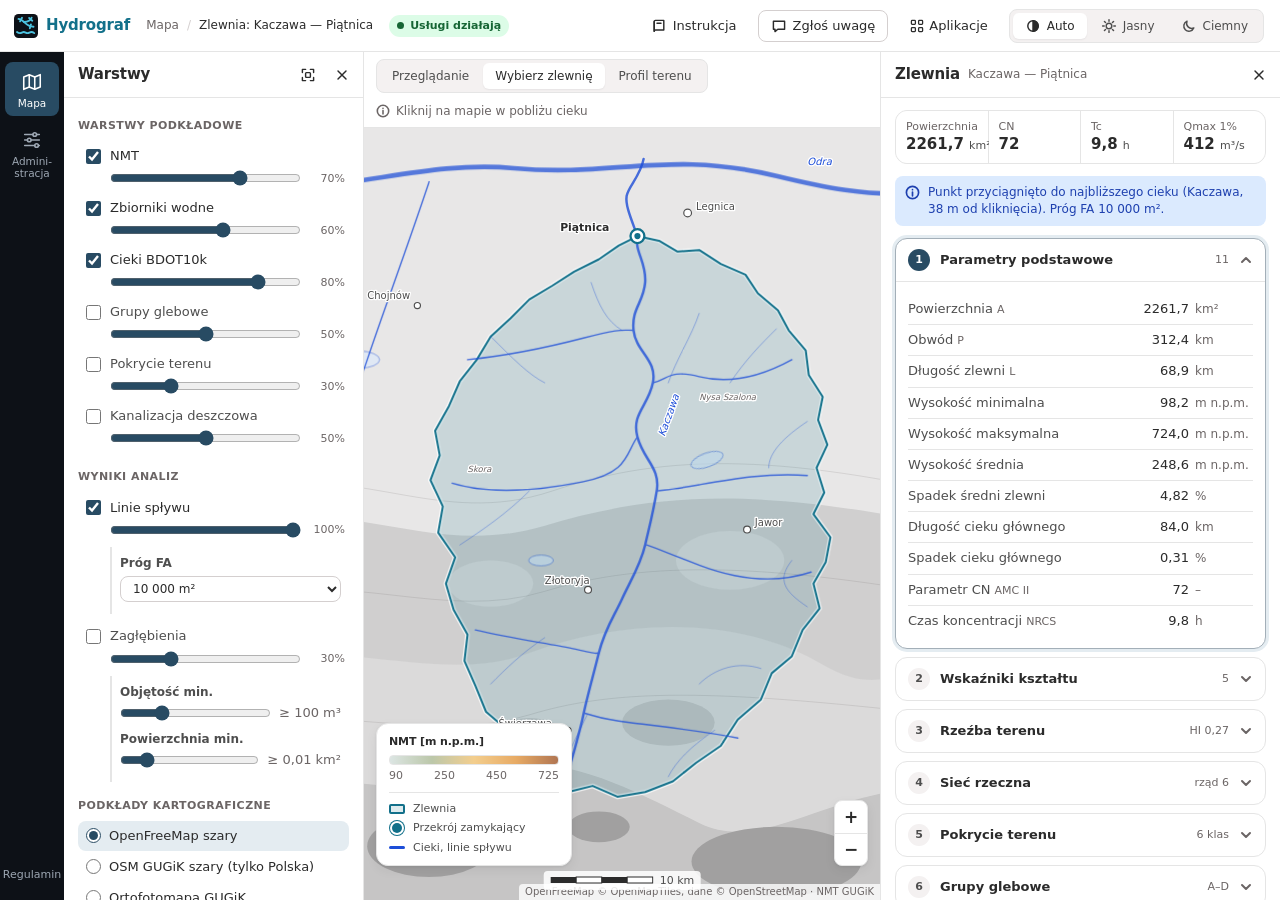
<file: design/mockups/hydrograf/index.html>
<!doctype html>
<html lang="pl">
<head>
<meta charset="utf-8">
<meta name="viewport" content="width=device-width, initial-scale=1">
<title>Hydrograf: zlewnia Kaczawa — Piątnica</title>
<link rel="icon" type="image/svg+xml" href="../../marks/hydrograf.svg">
<script src="theme-init.js"></script>
<link rel="stylesheet" href="../../tokens.css">
<link rel="stylesheet" href="mockup.css">
<link rel="stylesheet" href="../../kit/nogat-app-menu.css">
<script type="module" src="../../kit/nogat-app-menu.js"></script>
</head>
<body>
<div class="shell">

  <!-- Top bar: mark + tool name, context, status, actions -->
  <header class="topbar">
    <a class="brand" href="#" aria-label="Hydrograf, strona główna">
      <img src="../../marks/hydrograf.svg" alt="">
      <span class="name">Hydrograf</span>
    </a>
    <nav class="crumbs" aria-label="Kontekst">
      <span>Mapa</span><span class="sep">/</span>
      <strong>Zlewnia: Kaczawa — Piątnica</strong>
    </nav>
    <span class="badge ok" id="system-status" role="status" aria-live="polite" title="Usługi działają: API, NMT, BDOT10k">
      <span class="label">Usługi działają</span>
    </span>
    <div class="top-actions">
      <a class="btn ghost" id="btn-guide" href="#">
        <svg viewBox="0 0 20 20" aria-hidden="true"><path d="M4 4.5A1.5 1.5 0 0 1 5.5 3H16v12H5.5A1.5 1.5 0 0 0 4 16.5z"/><path d="M4 16.5V4.5M7.5 6.5h5"/></svg>
        <span class="label">Instrukcja</span>
      </a>
      <button class="btn" id="btn-feedback" type="button" aria-haspopup="dialog" aria-controls="feedback-modal" title="Zgłoś uwagę">
        <svg viewBox="0 0 20 20" aria-hidden="true"><path d="M3 4h14v10H8.5L5 17v-3H3z"/></svg>
        <span class="label">Zgłoś uwagę</span>
      </button>
      <nogat-app-menu current="hydrograf" marks="../../marks/" apps='{"hydrograf": "../hydrograf/", "hydrolog": "../hydrolog/"}' terms="../../kit/nogat-terms.html"></nogat-app-menu>
      <div class="seg" role="group" aria-label="Motyw">
        <button type="button" id="theme-auto" aria-pressed="true" title="Motyw systemowy">
          <svg class="icon-svg" viewBox="0 0 20 20" aria-hidden="true"><circle cx="10" cy="10" r="6.5"/><path d="M10 3.5v13a6.5 6.5 0 0 0 0-13z" fill="currentColor"/></svg>
          <span class="label">Auto</span>
        </button>
        <button type="button" id="theme-light" aria-pressed="false" title="Jasny">
          <svg class="icon-svg" viewBox="0 0 20 20" aria-hidden="true"><circle cx="10" cy="10" r="3.5"/><path d="M10 2v2M10 16v2M2 10h2M16 10h2M4.3 4.3l1.4 1.4M14.3 14.3l1.4 1.4M4.3 15.7l1.4-1.4M14.3 5.7l1.4-1.4"/></svg>
          <span class="label">Jasny</span>
        </button>
        <button type="button" id="theme-dark" aria-pressed="false" title="Ciemny">
          <svg class="icon-svg" viewBox="0 0 20 20" aria-hidden="true"><path d="M16 12.5A6.5 6.5 0 0 1 7.5 4a6.5 6.5 0 1 0 8.5 8.5z"/></svg>
          <span class="label">Ciemny</span>
        </button>
      </div>
    </div>
  </header>

  <!-- Navigation rail (bottom bar on phones) -->
  <nav class="rail" aria-label="Widoki">
    <a class="rail-item active" href="#" aria-current="page" id="rail-map">
      <svg viewBox="0 0 24 24" aria-hidden="true"><path d="M3 6.5l6-2.5 6 2.5 6-2.5v13.5l-6 2.5-6-2.5-6 2.5z"/><path d="M9 4v13.5M15 6.5V20"/></svg>
      Mapa
    </a>
    <a class="rail-item" href="#">
      <svg viewBox="0 0 24 24" aria-hidden="true"><path d="M4 6h9M17 6h3M4 12h3M11 12h9M4 18h11M19 18h1"/><circle cx="15" cy="6" r="2"/><circle cx="9" cy="12" r="2"/><circle cx="17" cy="18" r="2"/></svg>
      Admini&shy;stracja
    </a>
    <a class="rail-terms" href="../../kit/nogat-terms.html" target="_blank" rel="noopener">Regulamin</a>
  </nav>

  <main class="main">
    <div class="view-layout" id="view">

      <!-- Left panel: layers -->
      <aside class="view-panel left" id="left-panel" aria-labelledby="left-title">
        <div class="panel-head">
          <span class="grip" aria-hidden="true"></span>
          <h2 id="left-title">Warstwy</h2>
          <button class="btn ghost sm icon" type="button" id="zoom-extent" title="Przybliż do zasięgu warstw" aria-label="Przybliż do zasięgu warstw">
            <svg viewBox="0 0 20 20" aria-hidden="true"><path d="M3 7V3h4M13 3h4v4M17 13v4h-4M7 17H3v-4"/><rect x="7" y="7" width="6" height="6" rx="1"/></svg>
          </button>
          <button class="btn ghost sm icon" type="button" id="left-close" aria-label="Zamknij panel warstw">
            <svg viewBox="0 0 20 20" aria-hidden="true"><path d="M5 5l10 10M15 5L5 15"/></svg>
          </button>
        </div>
        <div class="view-panel-body">

          <section class="group">
            <h3 class="group-title">Warstwy podkładowe</h3>
            <div class="layer">
              <input type="checkbox" id="ly-nmt" data-layer="nmt" checked>
              <label class="name" for="ly-nmt">NMT</label>
              <input type="range" min="0" max="100" value="70" aria-label="Przezroczystość: NMT">
              <span class="val">70%</span>
            </div>
            <div class="layer">
              <input type="checkbox" id="ly-lakes" data-layer="lakes" checked>
              <label class="name" for="ly-lakes">Zbiorniki wodne</label>
              <input type="range" min="0" max="100" value="60" aria-label="Przezroczystość: Zbiorniki wodne">
              <span class="val">60%</span>
            </div>
            <div class="layer">
              <input type="checkbox" id="ly-streams" data-layer="streams" checked>
              <label class="name" for="ly-streams">Cieki BDOT10k</label>
              <input type="range" min="0" max="100" value="80" aria-label="Przezroczystość: Cieki BDOT10k">
              <span class="val">80%</span>
            </div>
            <div class="layer off">
              <input type="checkbox" id="ly-hsg">
              <label class="name" for="ly-hsg">Grupy glebowe</label>
              <input type="range" min="0" max="100" value="50" aria-label="Przezroczystość: Grupy glebowe">
              <span class="val">50%</span>
            </div>
            <div class="layer off">
              <input type="checkbox" id="ly-landcover">
              <label class="name" for="ly-landcover">Pokrycie terenu</label>
              <input type="range" min="0" max="100" value="30" aria-label="Przezroczystość: Pokrycie terenu">
              <span class="val">30%</span>
            </div>
            <div class="layer off">
              <input type="checkbox" id="ly-sewer">
              <label class="name" for="ly-sewer">Kanalizacja deszczowa</label>
              <input type="range" min="0" max="100" value="50" aria-label="Przezroczystość: Kanalizacja deszczowa">
              <span class="val">50%</span>
            </div>
          </section>

          <section class="group">
            <h3 class="group-title">Wyniki analiz</h3>
            <div class="layer">
              <input type="checkbox" id="ly-flow" data-layer="flow" checked>
              <label class="name" for="ly-flow">Linie spływu</label>
              <input type="range" min="0" max="100" value="100" aria-label="Przezroczystość: Linie spływu">
              <span class="val">100%</span>
            </div>
            <div class="layer-extra">
              <div class="field">
                <label for="fa-threshold">Próg FA</label>
                <select id="fa-threshold">
                  <option value="1000">1 000 m²</option>
                  <option value="10000" selected>10 000 m²</option>
                  <option value="100000">100 000 m²</option>
                </select>
              </div>
            </div>
            <div class="layer off">
              <input type="checkbox" id="ly-depr">
              <label class="name" for="ly-depr">Zagłębienia</label>
              <input type="range" min="0" max="100" value="30" aria-label="Przezroczystość: Zagłębienia">
              <span class="val">30%</span>
            </div>
            <div class="layer-extra">
              <div class="field">
                <label for="depr-volume">Objętość min.</label>
                <div class="range-row">
                  <input type="range" id="depr-volume" min="0" max="100" value="25">
                  <span class="val num muted">≥ 100 m³</span>
                </div>
              </div>
              <div class="field">
                <label for="depr-area">Powierzchnia min.</label>
                <div class="range-row">
                  <input type="range" id="depr-area" min="0" max="100" value="15">
                  <span class="val num muted">≥ 0,01 km²</span>
                </div>
              </div>
            </div>
          </section>

          <section class="group">
            <h3 class="group-title">Podkłady kartograficzne</h3>
            <div class="radio-list" role="radiogroup" aria-label="Podkład kartograficzny">
              <label><input type="radio" name="basemap" value="openfreemap" checked> OpenFreeMap szary</label>
              <label><input type="radio" name="basemap" value="gugik-osm"> OSM GUGiK szary (tylko Polska)</label>
              <label><input type="radio" name="basemap" value="gugik-ortho"> Ortofotomapa GUGiK</label>
              <label><input type="radio" name="basemap" value="none"> bez podkładu</label>
            </div>
          </section>
        </div>
      </aside>
      <div class="resizer" id="left-resizer" role="separator" aria-orientation="vertical" aria-controls="left-panel" aria-label="Szerokość panelu warstw" aria-valuemin="260" aria-valuemax="560" aria-valuenow="300" tabindex="0"></div>

      <!-- Centre: mode bar + map -->
      <section class="view-center" aria-label="Mapa">
        <div class="map-bar">
          <button class="btn sm phone-only" type="button" id="open-layers" aria-controls="left-panel">
            <svg viewBox="0 0 20 20" aria-hidden="true"><path d="M10 3l7 4-7 4-7-4z"/><path d="M3 11l7 4 7-4"/></svg>
            Warstwy
          </button>
          <div class="seg" role="radiogroup" aria-label="Tryb pracy">
            <button type="button" id="mode-browse" role="radio" aria-checked="false">Przeglądanie</button>
            <button type="button" id="mode-watershed" role="radio" aria-checked="true" class="on">Wybierz zlewnię</button>
            <button type="button" id="mode-profile" role="radio" aria-checked="false">Profil terenu</button>
          </div>
          <span class="hint">
            <svg viewBox="0 0 16 16" aria-hidden="true"><circle cx="8" cy="8" r="6.5"/><path d="M8 7.5v4M8 5v.01"/></svg>
            <span id="map-hint-text">Kliknij na mapie w pobliżu cieku</span>
          </span>
          <div class="end phone-only">
            <button class="btn sm" type="button" id="open-results" aria-controls="right-panel">Zlewnia</button>
          </div>
        </div>

        <div class="map-wrap" data-basemap="openfreemap">
          <svg class="map-svg" viewBox="0 0 1000 1000" preserveAspectRatio="xMidYMid slice" role="img" aria-label="Mapa: zlewnia Kaczawy po przekrój Piątnica na tle NMT">
            <!-- Terrain (NMT) -->
            <g class="nmt map-bg" data-layer="nmt">
              <rect class="t1" x="0" y="0" width="1000" height="1000"/>
              <path class="t2" d="M0,520 C150,470 250,560 400,515 S700,460 1000,535 V1000 H0 Z"/>
              <path class="t3" d="M0,700 C120,650 260,725 380,680 S650,630 760,695 S900,640 1000,685 V1000 H0 Z"/>
              <path class="t4" d="M0,855 C100,815 200,880 300,838 S500,850 600,900 S800,815 1000,865 V1000 H0 Z"/>
              <ellipse class="t3" cx="640" cy="560" rx="70" ry="38"/>
              <ellipse class="t3" cx="330" cy="590" rx="55" ry="30"/>
              <ellipse class="t4" cx="560" cy="770" rx="60" ry="30"/>
              <ellipse class="t4" cx="380" cy="790" rx="48" ry="26"/>
              <ellipse class="t5" cx="250" cy="930" rx="80" ry="40"/>
              <ellipse class="t5" cx="700" cy="950" rx="110" ry="45"/>
              <ellipse class="t5" cx="470" cy="905" rx="40" ry="20"/>
            </g>
            <g>
              <path class="contour" d="M0,470 C160,430 260,520 410,470 S710,420 1000,490"/>
              <path class="contour" d="M0,610 C140,570 270,640 400,600 S690,560 1000,620"/>
              <path class="contour" d="M0,780 C120,740 250,800 380,760 S660,730 1000,770"/>
            </g>
            <!-- Lakes -->
            <g data-layer="lakes">
            <ellipse class="lake" cx="610" cy="430" rx="22" ry="9" transform="rotate(-20 610 430)"/>
            <ellipse class="lake" cx="395" cy="560" rx="16" ry="7"/>
            <ellipse class="lake" cx="160" cy="300" rx="26" ry="11"/>
            </g>
            <!-- Rivers outside the watershed -->
            <g class="river r-outside" data-layer="streams">
              <path class="r-big" d="M0,70 C120,95 230,40 360,52 S560,28 700,62 S880,90 1000,58"/>
              <path class="r-trib" d="M80,520 C120,430 150,360 170,300 S220,160 250,70"/>
              <path class="r-trib" d="M900,760 C880,640 860,540 880,420 S880,220 860,64"/>
            </g>
            <g class="river r-outside" data-layer="flow">
              <path class="r-flow" d="M60,700 C90,640 100,600 80,520"/>
              <path class="r-flow" d="M960,560 C930,520 900,470 880,420"/>
            </g>
            <!-- Watershed -->
            <g data-layer="watershed">
            <path class="watershed-halo" d="M520,140 L548,146 L572,160 L600,158 L628,176 L660,190 L676,214 L702,236 L716,262 L738,288 L742,320 L760,348 L754,378 L766,410 L752,440 L762,472 L748,500 L770,530 L764,562 L748,590 L756,622 L734,650 L720,684 L694,706 L680,740 L650,766 L628,800 L596,822 L566,846 L530,860 L494,866 L462,852 L430,860 L400,838 L372,812 L352,780 L324,756 L310,722 L296,690 L300,656 L282,624 L272,590 L284,556 L262,524 L268,490 L252,456 L264,424 L258,392 L276,360 L290,328 L312,300 L330,270 L356,246 L380,222 L410,204 L438,186 L470,170 L496,152 Z"/>
            <path class="watershed" d="M520,140 L548,146 L572,160 L600,158 L628,176 L660,190 L676,214 L702,236 L716,262 L738,288 L742,320 L760,348 L754,378 L766,410 L752,440 L762,472 L748,500 L770,530 L764,562 L748,590 L756,622 L734,650 L720,684 L694,706 L680,740 L650,766 L628,800 L596,822 L566,846 L530,860 L494,866 L462,852 L430,860 L400,838 L372,812 L352,780 L324,756 L310,722 L296,690 L300,656 L282,624 L272,590 L284,556 L262,524 L268,490 L252,456 L264,424 L258,392 L276,360 L290,328 L312,300 L330,270 L356,246 L380,222 L410,204 L438,186 L470,170 L496,152 Z"/>
            </g>
            <!-- River network inside -->
            <g class="river" data-layer="flow">
              <path class="r-flow" d="M330,270 C360,300 380,320 400,330"/>
              <path class="r-flow" d="M700,260 C680,280 660,300 640,330"/>
              <path class="r-flow" d="M740,380 C710,400 690,420 690,440"/>
              <path class="r-flow" d="M290,540 C320,520 350,500 380,470"/>
              <path class="r-flow" d="M740,620 C710,600 700,585 720,560"/>
              <path class="r-flow" d="M330,720 C350,700 370,680 400,660"/>
              <path class="r-flow" d="M560,840 C570,820 590,800 620,780"/>
              <path class="r-flow" d="M420,840 C430,810 440,790 455,760"/>
              <path class="r-flow" d="M680,700 C650,690 620,700 600,720"/>
              <path class="r-flow" d="M600,240 C590,270 570,300 560,330"/>
              <path class="r-flow" d="M460,200 C470,230 480,250 500,262"/>
            </g>
            <g class="river" data-layer="streams">
              <path class="r-trib" d="M300,300 C350,295 400,285 450,272 S500,262 515,262"/>
              <path class="r-trib" d="M720,300 C680,322 640,332 600,322 S560,326 540,330"/>
              <path class="r-trib" d="M280,460 C330,475 390,470 450,458 S505,420 520,400"/>
              <path class="r-trib" d="M740,450 C690,446 640,455 600,462 S560,468 545,470"/>
              <path class="r-trib" d="M745,575 C700,590 650,585 600,566 S555,548 532,540"/>
              <path class="r-trib" d="M310,650 C360,662 410,668 440,675 S462,680 470,680"/>
              <path class="r-trib" d="M650,790 C600,780 550,775 510,770 S468,762 452,758"/>
              <path class="r-main" d="M430,835 C440,800 446,780 450,760 S462,712 470,680 S490,632 500,610 S524,566 530,540 S540,500 545,470 S528,430 520,400 S534,360 540,330 S518,290 515,262 S528,226 530,200 S516,160 520,140"/>
            </g>
            <path class="river r-main" data-layer="streams" d="M520,140 C512,118 504,100 506,88 S524,62 528,40"/>
            <!-- Towns -->
            <g>
              <circle class="town" cx="585" cy="110" r="5"/><text class="lbl" x="596" y="106">Legnica</text>
              <circle class="town" cx="456" cy="598" r="4.5"/><text class="lbl" x="400" y="590">Złotoryja</text>
              <circle class="town" cx="662" cy="520" r="4.5"/><text class="lbl" x="672" y="516">Jawor</text>
              <circle class="town" cx="430" cy="780" r="4"/><text class="lbl" x="340" y="776">Świerzawa</text>
              <circle class="town" cx="235" cy="230" r="4"/><text class="lbl" x="170" y="222">Chojnów</text>
            </g>
            <text class="lbl water" x="740" y="48">Odra</text>
            <text class="lbl water" x="555" y="400" transform="rotate(-70 555 400)">Kaczawa</text>
            <text class="lbl water sm" x="600" y="352">Nysa Szalona</text>
            <text class="lbl water sm" x="300" y="446">Skora</text>
            <!-- Outlet -->
            <circle class="outlet-ring" cx="520" cy="140" r="9"/>
            <circle class="outlet-dot" cx="520" cy="140" r="4"/>
            <text class="lbl outlet" x="420" y="134">Piątnica</text>
          </svg>

          <div class="map-legend" aria-label="Legenda">
            <h3>NMT [m n.p.m.]</h3>
            <div class="ramp" aria-hidden="true"></div>
            <div class="ramp-ticks"><span>90</span><span>250</span><span>450</span><span>725</span></div>
            <div class="legend-items">
              <span><i class="sw watershed"></i>Zlewnia</span>
              <span><i class="sw outlet"></i>Przekrój zamykający</span>
              <span><i class="sw river"></i>Cieki, linie spływu</span>
            </div>
          </div>

          <div class="map-zoom">
            <button type="button" aria-label="Przybliż">+</button>
            <button type="button" aria-label="Oddal">−</button>
          </div>

          <div class="map-scale" aria-label="Skala: 10 km">
            <svg width="104" height="8" viewBox="0 0 104 8" aria-hidden="true">
              <rect class="bar-a" x="1" y="1" width="25.5" height="6"/>
              <rect class="bar-b" x="26.5" y="1" width="25.5" height="6"/>
              <rect class="bar-a" x="52" y="1" width="25.5" height="6"/>
              <rect class="bar-b" x="77.5" y="1" width="25.5" height="6"/>
            </svg>
            <span>10 km</span>
          </div>
          <span class="map-attrib">OpenFreeMap © OpenMapTiles, dane © OpenStreetMap · NMT GUGiK</span>

          <!-- Terrain profile drawer (profile mode) -->
          <section class="profile-drawer" id="profile-drawer" aria-labelledby="profile-title" hidden>
            <div class="panel-head">
              <h2 id="profile-title">Profil terenu</h2>
              <span class="sub num">Długość 12,4 km · H 258–498 m n.p.m.</span>
              <button class="btn ghost sm icon" type="button" id="profile-close" aria-label="Zamknij profil">
                <svg viewBox="0 0 20 20" aria-hidden="true"><path d="M5 5l10 10M15 5L5 15"/></svg>
              </button>
            </div>
            <div class="chart">
              <svg viewBox="0 0 710 168" role="img" aria-label="Profil terenu, długość 12,4 km">
              <g class="grid"><line x1="44" x2="700" y1="140" y2="140"/><line x1="44" x2="700" y1="102.9" y2="102.9"/><line x1="44" x2="700" y1="65.7" y2="65.7"/><line x1="44" x2="700" y1="28.6" y2="28.6"/></g>
              <path class="prof-area" d="M44,61.3 L65.2,54.6 L86.3,45.3 L107.5,39.7 L128.6,42.7 L149.8,50.9 L171,59 L192.1,67.6 L213.3,76.5 L234.5,83.5 L255.6,91.7 L271.5,102.5 L287.4,111.8 L303.2,117 L313.8,118.5 L324.4,115.5 L345.5,106.6 L366.7,96.2 L393.2,86.5 L419.6,79.8 L446.1,70.2 L472.5,62 L499,54.2 L525.4,46.4 L551.9,36 L578.3,29.3 L604.8,33.8 L631.2,39.7 L657.7,37.5 L678.8,33 L700,30.4 L700,140 L44,140 Z"/>
              <path class="prof-line" d="M44,61.3 L65.2,54.6 L86.3,45.3 L107.5,39.7 L128.6,42.7 L149.8,50.9 L171,59 L192.1,67.6 L213.3,76.5 L234.5,83.5 L255.6,91.7 L271.5,102.5 L287.4,111.8 L303.2,117 L313.8,118.5 L324.4,115.5 L345.5,106.6 L366.7,96.2 L393.2,86.5 L419.6,79.8 L446.1,70.2 L472.5,62 L499,54.2 L525.4,46.4 L551.9,36 L578.3,29.3 L604.8,33.8 L631.2,39.7 L657.7,37.5 L678.8,33 L700,30.4"/>
              <line class="prof-cross" x1="313.8" x2="313.8" y1="10" y2="140"/>
              <circle class="prof-water" cx="313.8" cy="118.5" r="3.5"/>
              <line class="axis" x1="44" x2="700" y1="140" y2="140"/>
              <text class="tick" x="38" y="143" text-anchor="end">200</text><text class="tick" x="38" y="105.9" text-anchor="end">300</text><text class="tick" x="38" y="68.7" text-anchor="end">400</text><text class="tick" x="38" y="31.6" text-anchor="end">500</text><text class="tick" x="44" y="154" text-anchor="middle">0</text><text class="tick" x="149.8" y="154" text-anchor="middle">2</text><text class="tick" x="255.6" y="154" text-anchor="middle">4</text><text class="tick" x="361.4" y="154" text-anchor="middle">6</text><text class="tick" x="467.2" y="154" text-anchor="middle">8</text><text class="tick" x="573" y="154" text-anchor="middle">10</text><text class="tick" x="678.8" y="154" text-anchor="middle">12</text>
              <text class="axis-label" x="700" y="167" text-anchor="end">odległość [km]</text>
              <text class="axis-label" x="4" y="6">H [m n.p.m.]</text>
            </svg>
            </div>
          </section>
        </div>
      </section>

      <!-- Right panel: watershed results -->
      <div class="resizer" id="right-resizer" role="separator" aria-orientation="vertical" aria-controls="right-panel" aria-label="Szerokość panelu zlewni" aria-valuemin="340" aria-valuemax="720" aria-valuenow="400" tabindex="0"></div>
      <aside class="view-panel right open" id="right-panel" aria-labelledby="right-title">
        <div class="panel-head">
          <span class="grip" aria-hidden="true"></span>
          <h2 id="right-title">Zlewnia</h2>
          <span class="sub">Kaczawa — Piątnica</span>
          <button class="btn ghost sm icon" type="button" id="right-close" aria-label="Zamknij panel zlewni">
            <svg viewBox="0 0 20 20" aria-hidden="true"><path d="M5 5l10 10M15 5L5 15"/></svg>
          </button>
        </div>
        <div class="view-panel-body" id="panel-results">

          <div class="summary">
            <div class="kpi"><div class="k">Powierzchnia</div><div class="v">2261,7 <span class="u">km²</span></div></div>
            <div class="kpi"><div class="k">CN</div><div class="v">72</div></div>
            <div class="kpi"><div class="k">Tc</div><div class="v">9,8 <span class="u">h</span></div></div>
            <div class="kpi"><div class="k">Qmax 1%</div><div class="v">412 <span class="u">m³/s</span></div></div>
          </div>

          <p class="notice" role="status">
            <svg viewBox="0 0 16 16" aria-hidden="true"><circle cx="8" cy="8" r="6.5"/><path d="M8 7.5v4M8 5v.01"/></svg>
            Punkt przyciągnięto do najbliższego cieku (Kaczawa, 38 m od kliknięcia). Próg FA 10 000 m².
          </p>

          <div class="steps">
            <details class="step" open>
              <summary><span class="step-num">1</span><span class="title">Parametry podstawowe</span><span class="meta">11</span><svg class="chev" viewBox="0 0 14 14" aria-hidden="true"><path d="M3 5l4 4 4-4"/></svg></summary>
              <div class="step-body">
                <table class="params">
                  <tbody>
                    <tr><th>Powierzchnia<span class="sym">A</span></th><td>2261,7</td><td class="u">km²</td></tr>
                    <tr><th>Obwód<span class="sym">P</span></th><td>312,4</td><td class="u">km</td></tr>
                    <tr><th>Długość zlewni<span class="sym">L</span></th><td>68,9</td><td class="u">km</td></tr>
                    <tr><th>Wysokość minimalna</th><td>98,2</td><td class="u">m n.p.m.</td></tr>
                    <tr><th>Wysokość maksymalna</th><td>724,0</td><td class="u">m n.p.m.</td></tr>
                    <tr><th>Wysokość średnia</th><td>248,6</td><td class="u">m n.p.m.</td></tr>
                    <tr><th>Spadek średni zlewni</th><td>4,82</td><td class="u">%</td></tr>
                    <tr><th>Długość cieku głównego</th><td>84,0</td><td class="u">km</td></tr>
                    <tr><th>Spadek cieku głównego</th><td>0,31</td><td class="u">%</td></tr>
                    <tr><th>Parametr CN<span class="sym">AMC II</span></th><td>72</td><td class="u">–</td></tr>
                    <tr><th>Czas koncentracji<span class="sym">NRCS</span></th><td>9,8</td><td class="u">h</td></tr>
                  </tbody>
                </table>
              </div>
            </details>

            <details class="step">
              <summary><span class="step-num">2</span><span class="title">Wskaźniki kształtu</span><span class="meta">5</span><svg class="chev" viewBox="0 0 14 14" aria-hidden="true"><path d="M3 5l4 4 4-4"/></svg></summary>
              <div class="step-body">
                <table class="params">
                  <tbody>
                    <tr><th>Wskaźnik zwartości<span class="sym">Kc</span></th><td>1,85</td><td class="u">–</td></tr>
                    <tr><th>Wskaźnik kolistości<span class="sym">Rc</span></th><td>0,29</td><td class="u">–</td></tr>
                    <tr><th>Wskaźnik wydłużenia<span class="sym">Re</span></th><td>0,78</td><td class="u">–</td></tr>
                    <tr><th>Wskaźnik formy<span class="sym">Rf</span></th><td>0,48</td><td class="u">–</td></tr>
                    <tr><th>Wskaźnik lemniskaty<span class="sym">k</span></th><td>1,64</td><td class="u">–</td></tr>
                  </tbody>
                </table>
              </div>
            </details>

            <details class="step">
              <summary><span class="step-num">3</span><span class="title">Rzeźba terenu</span><span class="meta">HI 0,27</span><svg class="chev" viewBox="0 0 14 14" aria-hidden="true"><path d="M3 5l4 4 4-4"/></svg></summary>
              <div class="step-body">
                <div class="chart">
                  <div class="chart-title">Krzywa hipsometryczna</div>
                  <svg viewBox="0 0 360 178" role="img" aria-label="Krzywa hipsometryczna, całka hipsometryczna 0,27">
                  <g class="grid"><line x1="40" x2="350" y1="150" y2="150"/><line x1="40" x2="350" y1="115.5" y2="115.5"/><line x1="40" x2="350" y1="81" y2="81"/><line x1="40" x2="350" y1="46.5" y2="46.5"/><line x1="40" x2="350" y1="12" y2="12"/></g>
                  <path class="ref-line" d="M40,12 L350,150"/>
                  <path class="hyp-area" d="M40,12 L49.3,31.3 L58.6,45.1 L71,60.3 L86.5,74.1 L102,85.1 L133,100.3 L164,111.4 L195,120.3 L226,127.9 L257,134.8 L288,140.3 L319,145.2 L350,150 L40,150 Z"/>
                  <path class="hyp-line" d="M40,12 L49.3,31.3 L58.6,45.1 L71,60.3 L86.5,74.1 L102,85.1 L133,100.3 L164,111.4 L195,120.3 L226,127.9 L257,134.8 L288,140.3 L319,145.2 L350,150"/>
                  <line class="axis" x1="40" x2="350" y1="150" y2="150"/>
                  <text class="tick" x="34" y="153" text-anchor="end">0</text><text class="tick" x="34" y="118.5" text-anchor="end">0,25</text><text class="tick" x="34" y="84" text-anchor="end">0,5</text><text class="tick" x="34" y="49.5" text-anchor="end">0,75</text><text class="tick" x="34" y="15" text-anchor="end">1</text><text class="tick" x="40" y="164" text-anchor="middle">0%</text><text class="tick" x="117.5" y="164" text-anchor="middle">25%</text><text class="tick" x="195" y="164" text-anchor="middle">50%</text><text class="tick" x="272.5" y="164" text-anchor="middle">75%</text><text class="tick" x="350" y="164" text-anchor="middle">100%</text>
                  <text class="axis-label" x="350" y="177" text-anchor="end">względna powierzchnia a/A</text>
                  <text class="axis-label" x="4" y="6">względna wysokość h/H</text>
                  <text class="peak-label" x="346" y="26" text-anchor="end">HI = 0,27</text>
                </svg>
                </div>
                <table class="params">
                  <tbody>
                    <tr><th>Deniwelacja<span class="sym">ΔH</span></th><td>625,8</td><td class="u">m</td></tr>
                    <tr><th>Wskaźnik rzeźby<span class="sym">Rh</span></th><td>9,08</td><td class="u">‰</td></tr>
                    <tr><th>Całka hipsometryczna<span class="sym">HI</span></th><td>0,27</td><td class="u">–</td></tr>
                  </tbody>
                </table>
              </div>
            </details>

            <details class="step">
              <summary><span class="step-num">4</span><span class="title">Sieć rzeczna</span><span class="meta">rząd 6</span><svg class="chev" viewBox="0 0 14 14" aria-hidden="true"><path d="M3 5l4 4 4-4"/></svg></summary>
              <div class="step-body">
                <table class="params">
                  <tbody>
                    <tr><th>Długość wszystkich cieków</th><td>2081</td><td class="u">km</td></tr>
                    <tr><th>Gęstość sieci rzecznej<span class="sym">Dd</span></th><td>0,92</td><td class="u">km/km²</td></tr>
                    <tr><th>Częstość cieków<span class="sym">Fs</span></th><td>1,12</td><td class="u">1/km²</td></tr>
                    <tr><th>Rząd cieku (Strahler)</th><td>6</td><td class="u">–</td></tr>
                    <tr><th>Próg akumulacji</th><td>10 000</td><td class="u">m²</td></tr>
                  </tbody>
                </table>
              </div>
            </details>

            <details class="step">
              <summary><span class="step-num">5</span><span class="title">Pokrycie terenu</span><span class="meta">6 klas</span><svg class="chev" viewBox="0 0 14 14" aria-hidden="true"><path d="M3 5l4 4 4-4"/></svg></summary>
              <div class="step-body">
                <svg class="stack" viewBox="0 0 100 1" preserveAspectRatio="none" role="img" aria-label="Udział form pokrycia terenu"><rect class="lc-arable" x="0" y="0" width="48.2" height="1"/><rect class="lc-forest" x="48.2" y="0" width="31.5" height="1"/><rect class="lc-meadow" x="79.7" y="0" width="9.8" height="1"/><rect class="lc-urban" x="89.5" y="0" width="7.1" height="1"/><rect class="lc-water" x="96.6" y="0" width="1.2" height="1"/><rect class="lc-other" x="97.8" y="0" width="2.2" height="1"/></svg>
                <ul class="share-list">
                  <li><i class="dot lc-arable"></i>Grunty orne<span class="x">CN 78</span><span class="pct">48,2%</span></li>
                  <li><i class="dot lc-forest"></i>Lasy<span class="x">CN 60</span><span class="pct">31,5%</span></li>
                  <li><i class="dot lc-meadow"></i>Łąki i pastwiska<span class="x">CN 69</span><span class="pct">9,8%</span></li>
                  <li><i class="dot lc-urban"></i>Zabudowa<span class="x">CN 90</span><span class="pct">7,1%</span></li>
                  <li><i class="dot lc-water"></i>Wody<span class="x">CN 100</span><span class="pct">1,2%</span></li>
                  <li><i class="dot lc-other"></i>Inne<span class="x">CN 74</span><span class="pct">2,2%</span></li>
                </ul>
              </div>
            </details>

            <details class="step">
              <summary><span class="step-num">6</span><span class="title">Grupy glebowe</span><span class="meta">A–D</span><svg class="chev" viewBox="0 0 14 14" aria-hidden="true"><path d="M3 5l4 4 4-4"/></svg></summary>
              <div class="step-body">
                <svg class="stack" viewBox="0 0 100 1" preserveAspectRatio="none" role="img" aria-label="Udział hydrologicznych grup glebowych"><rect class="hsg-a" x="0" y="0" width="12.4" height="1"/><rect class="hsg-b" x="12.4" y="0" width="46.1" height="1"/><rect class="hsg-c" x="58.5" y="0" width="33" height="1"/><rect class="hsg-d" x="91.5" y="0" width="8.5" height="1"/></svg>
                <ul class="share-list">
                  <li><i class="dot hsg-a"></i>A: przepuszczalne<span class="x">280 km²</span><span class="pct">12,4%</span></li>
                  <li><i class="dot hsg-b"></i>B: średnio przepuszczalne<span class="x">1043 km²</span><span class="pct">46,1%</span></li>
                  <li><i class="dot hsg-c"></i>C: słabo przepuszczalne<span class="x">746 km²</span><span class="pct">33,0%</span></li>
                  <li><i class="dot hsg-d"></i>D: nieprzepuszczalne<span class="x">192 km²</span><span class="pct">8,5%</span></li>
                </ul>
              </div>
            </details>

            <details class="step">
              <summary><span class="step-num">7</span><span class="title">Hietogram</span><span class="meta">12 h · p 1%</span><svg class="chev" viewBox="0 0 14 14" aria-hidden="true"><path d="M3 5l4 4 4-4"/></svg></summary>
              <div class="step-body">
                <div class="field-row">
                  <div class="field">
                    <label for="duration">Czas trwania</label>
                    <select id="duration">
                      <option>30 min</option><option>1 h</option><option>2 h</option><option>3 h</option><option>6 h</option>
                      <option selected>12 h</option><option>24 h</option><option>48 h</option><option>72 h</option>
                    </select>
                  </div>
                  <div class="field">
                    <label for="probability">Prawdopodobieństwo</label>
                    <select id="probability">
                      <option>0,5%</option><option selected>1%</option><option>2%</option><option>5%</option><option>10%</option><option>20%</option><option>50%</option>
                    </select>
                  </div>
                </div>
                <div class="field">
                  <span class="label" id="dist-label">Rozkład</span>
                  <div class="seg full" role="radiogroup" aria-labelledby="dist-label" id="dist-seg">
                    <button type="button" role="radio" aria-checked="true" class="on">Beta</button>
                    <button type="button" role="radio" aria-checked="false">Euler II</button>
                    <button type="button" role="radio" aria-checked="false">Blokowy</button>
                  </div>
                </div>
                <div class="field-row" id="beta-params">
                  <div class="field">
                    <label for="alpha">α</label>
                    <input type="number" id="alpha" value="2.6" step="0.1" min="0.1">
                  </div>
                  <div class="field">
                    <label for="beta">β</label>
                    <input type="number" id="beta" value="3.4" step="0.1" min="0.1">
                  </div>
                </div>
                <div class="chart">
                  <div class="chart-title">Opad <span>krok 30 min</span></div>
                  <svg viewBox="0 0 360 178" role="img" aria-label="Hietogram: opad całkowity i efektywny w krokach 30 min">
                  <g class="grid"><line x1="40" x2="350" y1="150" y2="150"/><line x1="40" x2="350" y1="122.4" y2="122.4"/><line x1="40" x2="350" y1="94.8" y2="94.8"/><line x1="40" x2="350" y1="67.2" y2="67.2"/><line x1="40" x2="350" y1="39.6" y2="39.6"/><line x1="40" x2="350" y1="12" y2="12"/></g>
                  <path class="p-area" d="M40,150 L46.5,147 L59.4,134.2 L72.3,117.8 L85.2,100.8 L98.1,84.8 L111,70.8 L124,59.5 L136.9,51.2 L149.8,46.1 L162.7,44.2 L175.6,45.4 L188.5,49.4 L201.5,55.9 L214.4,64.4 L227.3,74.6 L240.2,85.7 L253.1,97.4 L266,109 L279,120 L291.9,129.8 L304.8,138 L317.7,144.2 L330.6,148.2 L343.5,149.9 L350,150 Z"/>
                  <path class="p-line" d="M40,150 L46.5,147 L59.4,134.2 L72.3,117.8 L85.2,100.8 L98.1,84.8 L111,70.8 L124,59.5 L136.9,51.2 L149.8,46.1 L162.7,44.2 L175.6,45.4 L188.5,49.4 L201.5,55.9 L214.4,64.4 L227.3,74.6 L240.2,85.7 L253.1,97.4 L266,109 L279,120 L291.9,129.8 L304.8,138 L317.7,144.2 L330.6,148.2 L343.5,149.9 L350,150"/>
                  <path class="pe-area" d="M40,150 L124,150 L136.9,144.7 L149.8,133.8 L162.7,124.1 L175.6,116.5 L188.5,111.4 L201.5,108.9 L214.4,109 L227.3,111.3 L240.2,115.3 L253.1,120.5 L266,126.3 L279,132.3 L291.9,138 L304.8,142.8 L317.7,146.5 L330.6,148.9 L343.5,149.9 L350,150 Z"/>
                  <path class="pe-line" d="M40,150 L124,150 L136.9,144.7 L149.8,133.8 L162.7,124.1 L175.6,116.5 L188.5,111.4 L201.5,108.9 L214.4,109 L227.3,111.3 L240.2,115.3 L253.1,120.5 L266,126.3 L279,132.3 L291.9,138 L304.8,142.8 L317.7,146.5 L330.6,148.9 L343.5,149.9 L350,150"/>
                  <line class="peak-line" x1="162.7" x2="162.7" y1="44.2" y2="150"/>
                  <circle class="peak-dot" cx="162.7" cy="44.2" r="4"/>
                  <rect class="peak-box" x="172.7" y="16" width="134" height="20" rx="4"/>
                  <text class="peak-label" x="179.7" y="30">Pmax 7,7 mm · 4,75 h</text>
                  <line class="axis" x1="40" x2="350" y1="150" y2="150"/>
                  <text class="tick" x="34" y="153" text-anchor="end">0</text><text class="tick" x="34" y="125.4" text-anchor="end">2</text><text class="tick" x="34" y="97.8" text-anchor="end">4</text><text class="tick" x="34" y="70.2" text-anchor="end">6</text><text class="tick" x="34" y="42.6" text-anchor="end">8</text><text class="tick" x="34" y="15" text-anchor="end">10</text><text class="tick" x="40" y="164" text-anchor="middle">0</text><text class="tick" x="91.7" y="164" text-anchor="middle">2</text><text class="tick" x="143.3" y="164" text-anchor="middle">4</text><text class="tick" x="195" y="164" text-anchor="middle">6</text><text class="tick" x="246.7" y="164" text-anchor="middle">8</text><text class="tick" x="298.3" y="164" text-anchor="middle">10</text><text class="tick" x="350" y="164" text-anchor="middle">12</text>
                  <text class="axis-label" x="350" y="177" text-anchor="end">czas [h]</text>
                  <text class="axis-label" x="4" y="6">P [mm / 30 min]</text>
                </svg>
                  <div class="chart-legend">
                    <span><i class="sw p"></i>Opad całkowity</span>
                    <span><i class="sw pe"></i>Opad efektywny</span>
                  </div>
                </div>
                <table class="params compact">
                  <caption class="chart-title">Bilans wodny</caption>
                  <tbody>
                    <tr><th>Opad całkowity</th><td>96,5</td><td class="u">mm</td></tr>
                    <tr><th>Opad efektywny</th><td>26,8</td><td class="u">mm</td></tr>
                    <tr><th>Straty (retencja i infiltracja)</th><td>69,7</td><td class="u">mm</td></tr>
                    <tr><th>Współczynnik odpływu</th><td>0,28</td><td class="u">–</td></tr>
                  </tbody>
                </table>
              </div>
            </details>

            <details class="step" open>
              <summary><span class="step-num">8</span><span class="title">Hydrogram</span><span class="meta">SCS · NRCS</span><svg class="chev" viewBox="0 0 14 14" aria-hidden="true"><path d="M3 5l4 4 4-4"/></svg></summary>
              <div class="step-body">
                <div class="field">
                  <span class="label" id="uh-label">Model UH</span>
                  <div class="seg full" role="radiogroup" aria-labelledby="uh-label">
                    <button type="button" role="radio" aria-checked="true" class="on">SCS</button>
                    <button type="button" role="radio" aria-checked="false">Nash</button>
                    <button type="button" role="radio" aria-checked="false">Snyder</button>
                  </div>
                </div>
                <div class="field">
                  <label for="tc-method">Metoda Tc</label>
                  <select id="tc-method">
                    <option selected>NRCS</option><option>Kirpich</option><option>Giandotti</option>
                    <option>FAA</option><option>Kerby</option><option>Kerby-Kirpich</option>
                  </select>
                </div>
                <div class="chart">
                  <div class="chart-title">Hydrogram odpływu <span>p 1% · 12 h · Beta</span></div>
                  <svg viewBox="0 0 360 178" role="img" aria-label="Hydrogram odpływu: Qmax 412 m³/s po 11,5 h">
                  <g class="grid"><line x1="40" x2="350" y1="150" y2="150"/><line x1="40" x2="350" y1="119.3" y2="119.3"/><line x1="40" x2="350" y1="88.7" y2="88.7"/><line x1="40" x2="350" y1="58" y2="58"/><line x1="40" x2="350" y1="27.3" y2="27.3"/></g>
                  <path class="q-area" d="M40,148.5 L52.9,148.2 L65.8,147.5 L78.8,146.3 L91.7,143.9 L104.6,139 L117.5,131.6 L130.4,117.8 L143.3,97.9 L156.2,73.3 L169.2,45.7 L175.6,34.1 L182.1,27.3 L188.5,23.7 L195,25.8 L201.5,31 L207.9,39.6 L220.8,58 L233.8,75.5 L246.7,91.7 L259.6,105.2 L272.5,116.3 L285.4,124.9 L298.3,131.6 L311.2,136.5 L324.2,140.2 L337.1,142.6 L350,144.5 L350,150 L40,150 Z"/>
                  <path class="q-line" d="M40,148.5 L52.9,148.2 L65.8,147.5 L78.8,146.3 L91.7,143.9 L104.6,139 L117.5,131.6 L130.4,117.8 L143.3,97.9 L156.2,73.3 L169.2,45.7 L175.6,34.1 L182.1,27.3 L188.5,23.7 L195,25.8 L201.5,31 L207.9,39.6 L220.8,58 L233.8,75.5 L246.7,91.7 L259.6,105.2 L272.5,116.3 L285.4,124.9 L298.3,131.6 L311.2,136.5 L324.2,140.2 L337.1,142.6 L350,144.5"/>
                  <line class="peak-line" x1="188.5" x2="188.5" y1="23.7" y2="150"/>
                  <circle class="peak-dot" cx="188.5" cy="23.7" r="4"/>
                  <rect class="peak-box" x="198.5" y="14.7" width="128" height="20" rx="4"/>
                  <text class="peak-label" x="205.5" y="28.7">Qmax 412 m³/s · 11,5 h</text>
                  <line class="axis" x1="40" x2="350" y1="150" y2="150"/>
                  <text class="tick" x="34" y="153" text-anchor="end">0</text><text class="tick" x="34" y="122.3" text-anchor="end">100</text><text class="tick" x="34" y="91.7" text-anchor="end">200</text><text class="tick" x="34" y="61" text-anchor="end">300</text><text class="tick" x="34" y="30.3" text-anchor="end">400</text><text class="tick" x="40" y="164" text-anchor="middle">0</text><text class="tick" x="91.7" y="164" text-anchor="middle">4</text><text class="tick" x="143.3" y="164" text-anchor="middle">8</text><text class="tick" x="195" y="164" text-anchor="middle">12</text><text class="tick" x="246.7" y="164" text-anchor="middle">16</text><text class="tick" x="298.3" y="164" text-anchor="middle">20</text><text class="tick" x="350" y="164" text-anchor="middle">24</text>
                  <text class="axis-label" x="350" y="177" text-anchor="end">czas [h]</text>
                  <text class="axis-label" x="4" y="6">Q [m³/s]</text>
                </svg>
                  <div class="chart-legend"><span><i class="sw q"></i>Przepływ Q</span></div>
                </div>
                <div class="stats">
                  <div class="stat hi"><div class="k">Qmax</div><div class="v">412,0 <small>m³/s</small></div></div>
                  <div class="stat"><div class="k">Czas do szczytu</div><div class="v">11,5 <small>h</small></div></div>
                  <div class="stat"><div class="k">Czas koncentracji Tc</div><div class="v">9,8 <small>h</small></div></div>
                  <div class="stat"><div class="k">Opóźnienie</div><div class="v">5,9 <small>h</small></div></div>
                </div>
                <div class="actions">
                  <span class="muted">Objętość odpływu 60,6 mln m³</span>
                  <button class="btn primary" type="button">
                    <svg viewBox="0 0 20 20" aria-hidden="true"><path d="M10 3v10M6 9l4 4 4-4M4 16h12"/></svg>
                    Eksportuj CSV
                  </button>
                </div>
              </div>
            </details>
          </div>
        </div>
      </aside>
    </div>
  </main>
</div>

<!-- Feedback dialog -->
<div class="modal-backdrop" id="feedback-modal" hidden>
  <div class="modal" role="dialog" aria-modal="true" aria-labelledby="feedback-title">
    <div class="panel-head">
      <h2 id="feedback-title">Zgłoś uwagę</h2>
      <button class="btn ghost sm icon" type="button" id="feedback-close" aria-label="Zamknij">
        <svg viewBox="0 0 20 20" aria-hidden="true"><path d="M5 5l10 10M15 5L5 15"/></svg>
      </button>
    </div>
    <form class="modal-body" id="feedback-form">
      <p>Opisz błąd lub pomysł. Zgłoszenie trafi do operatora serwisu.</p>
      <div class="field">
        <label for="feedback-message">Wiadomość</label>
        <textarea id="feedback-message" rows="6" maxlength="5000" required aria-describedby="feedback-hint"></textarea>
        <span class="counter" id="feedback-counter">0/5000</span>
        <span class="hint" id="feedback-hint">Nie wpisuj danych osobowych. Jeśli chcesz odpowiedzi, napisz na kontakt@debever.pl</span>
      </div>
      <p class="muted">Zgłoszenie zawiera też widok, jego parametry i wersję aplikacji.</p>
    </form>
    <div class="modal-foot">
      <button class="btn" type="button" id="feedback-cancel">Anuluj</button>
      <button class="btn primary" type="submit" form="feedback-form">Wyślij</button>
    </div>
  </div>
</div>

<div class="toast" id="toast" role="status" aria-live="polite" hidden></div>
<script src="mockup.js"></script>
</body>
</html>
</file>
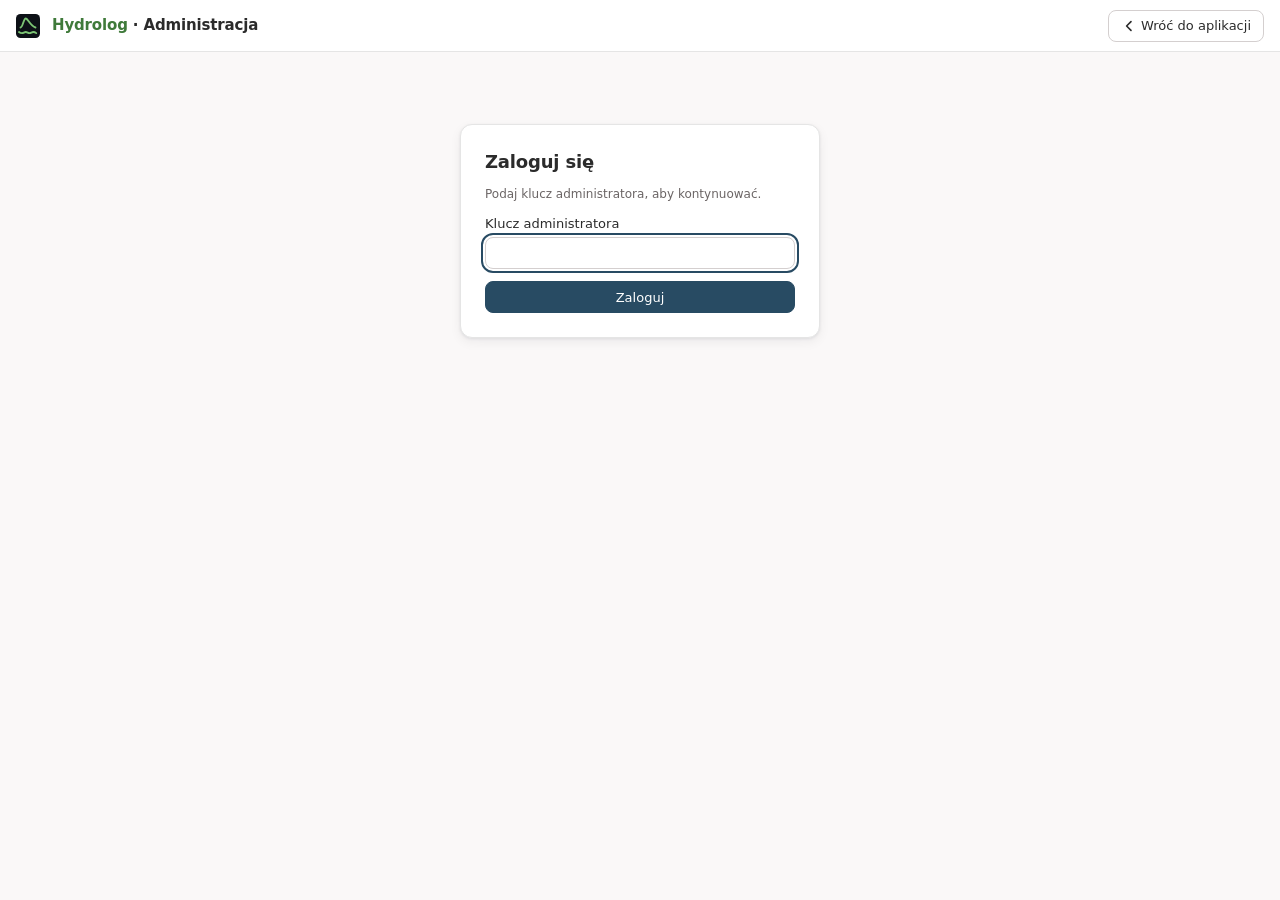
<file: design/specimen-admin.html>
<!doctype html>
<html lang="pl">
<head>
<meta charset="utf-8">
<meta name="viewport" content="width=device-width, initial-scale=1">
<meta name="robots" content="noindex">
<title>Nogat: próbka panelu administracyjnego (klucz: nogat)</title>
<link rel="icon" type="image/svg+xml" href="marks/hydrolog.svg">
<link rel="stylesheet" href="tokens.css">
<link rel="stylesheet" href="kit/nogat-admin.css">
<script type="module" src="specimen-admin.js"></script>
<script type="module" src="kit/nogat-admin.js"></script>
</head>
<body>
<!-- The admin page of a GUI (DEV-15.13) is the shell alone. api="api/admin/" because this
     specimen sits beside its kit; a GUI's page at /admin/ keeps the default ../api/admin/.
     specimen-admin.js answers the API inside the page; the key is "nogat". -->
<nogat-admin app="Hydrolog" project="hydrolog" back="specimen.html" marks="marks/" api="api/admin/">
<section data-admin-section="resources" data-label="Zasoby">
<h2 class="nogat-admin-heading">Zasoby</h2>
<p class="nogat-admin-note">Sekcja aplikacji: jej skrypt pyta swoją trasę przez adminFetch, gdy sekcja się pokazuje.</p>
<ul id="specimen-resources"></ul>
</section>
</nogat-admin>
</body>
</html>
</file>
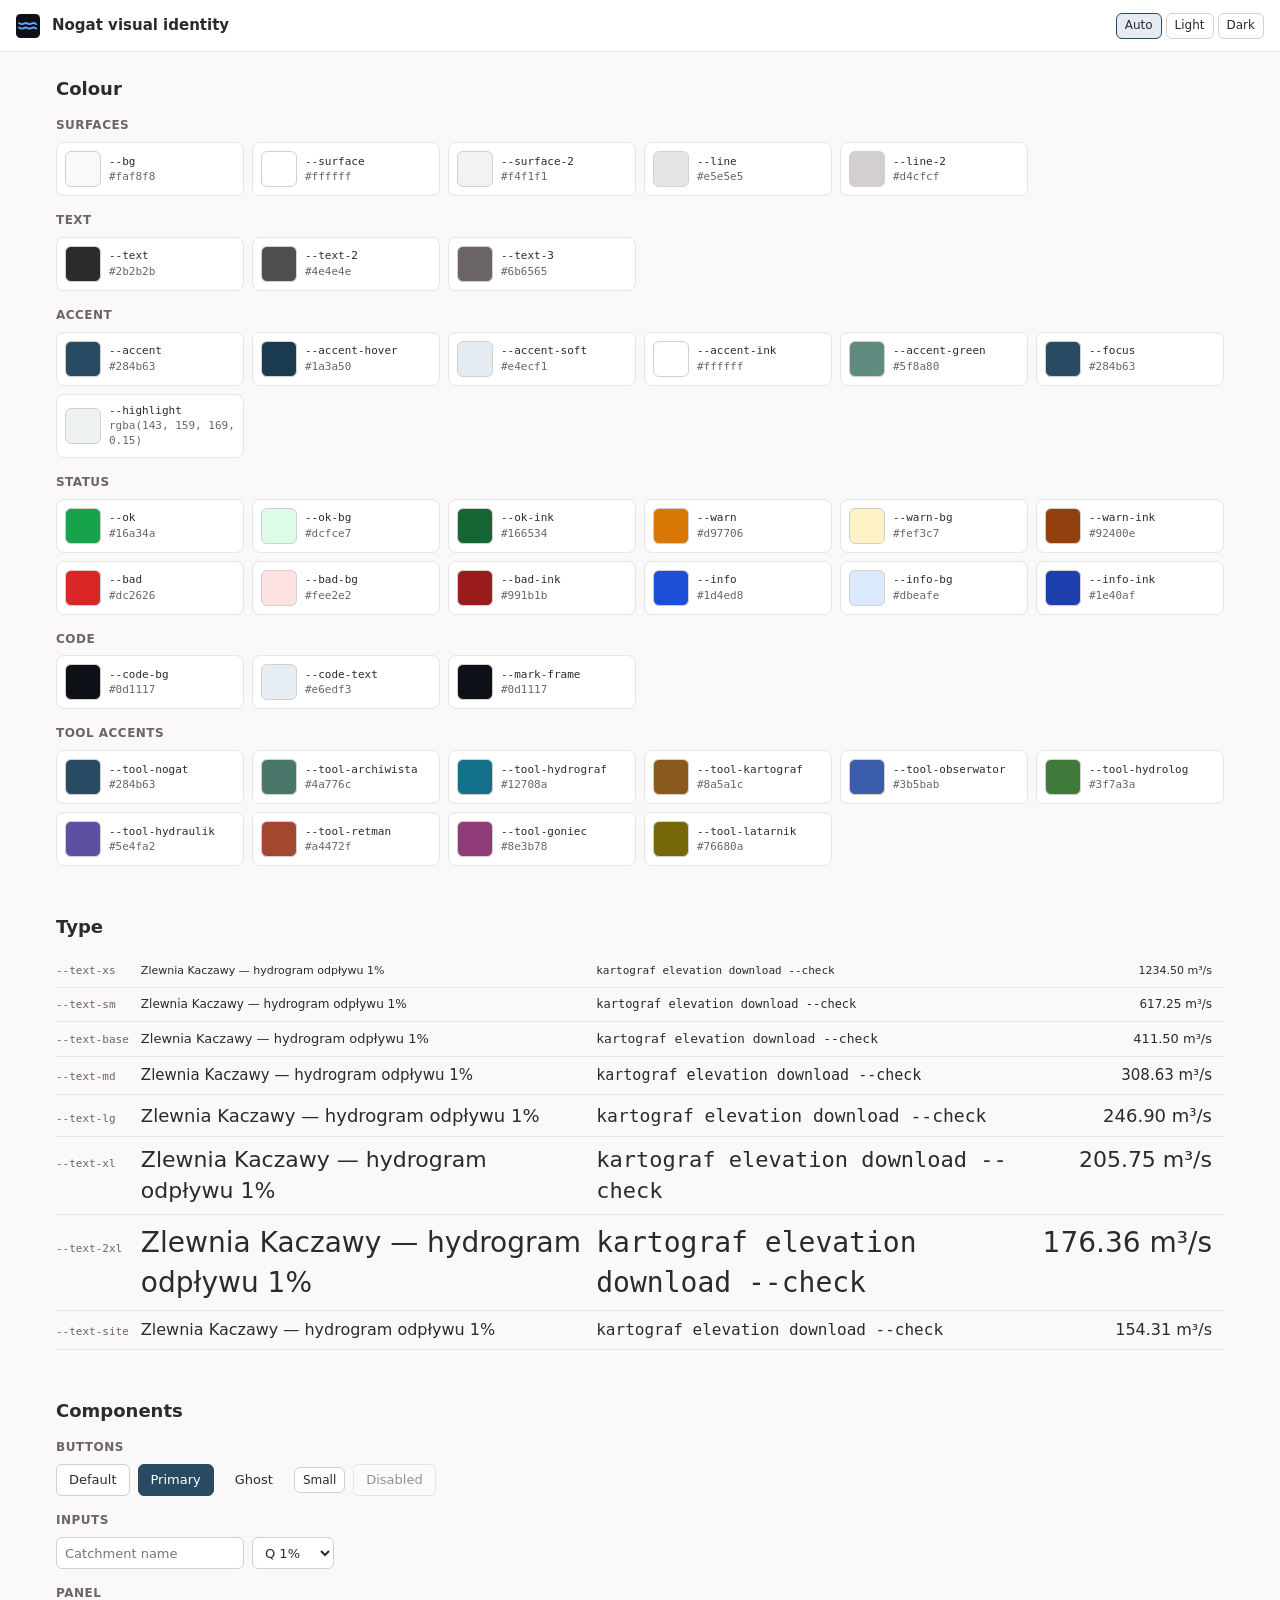
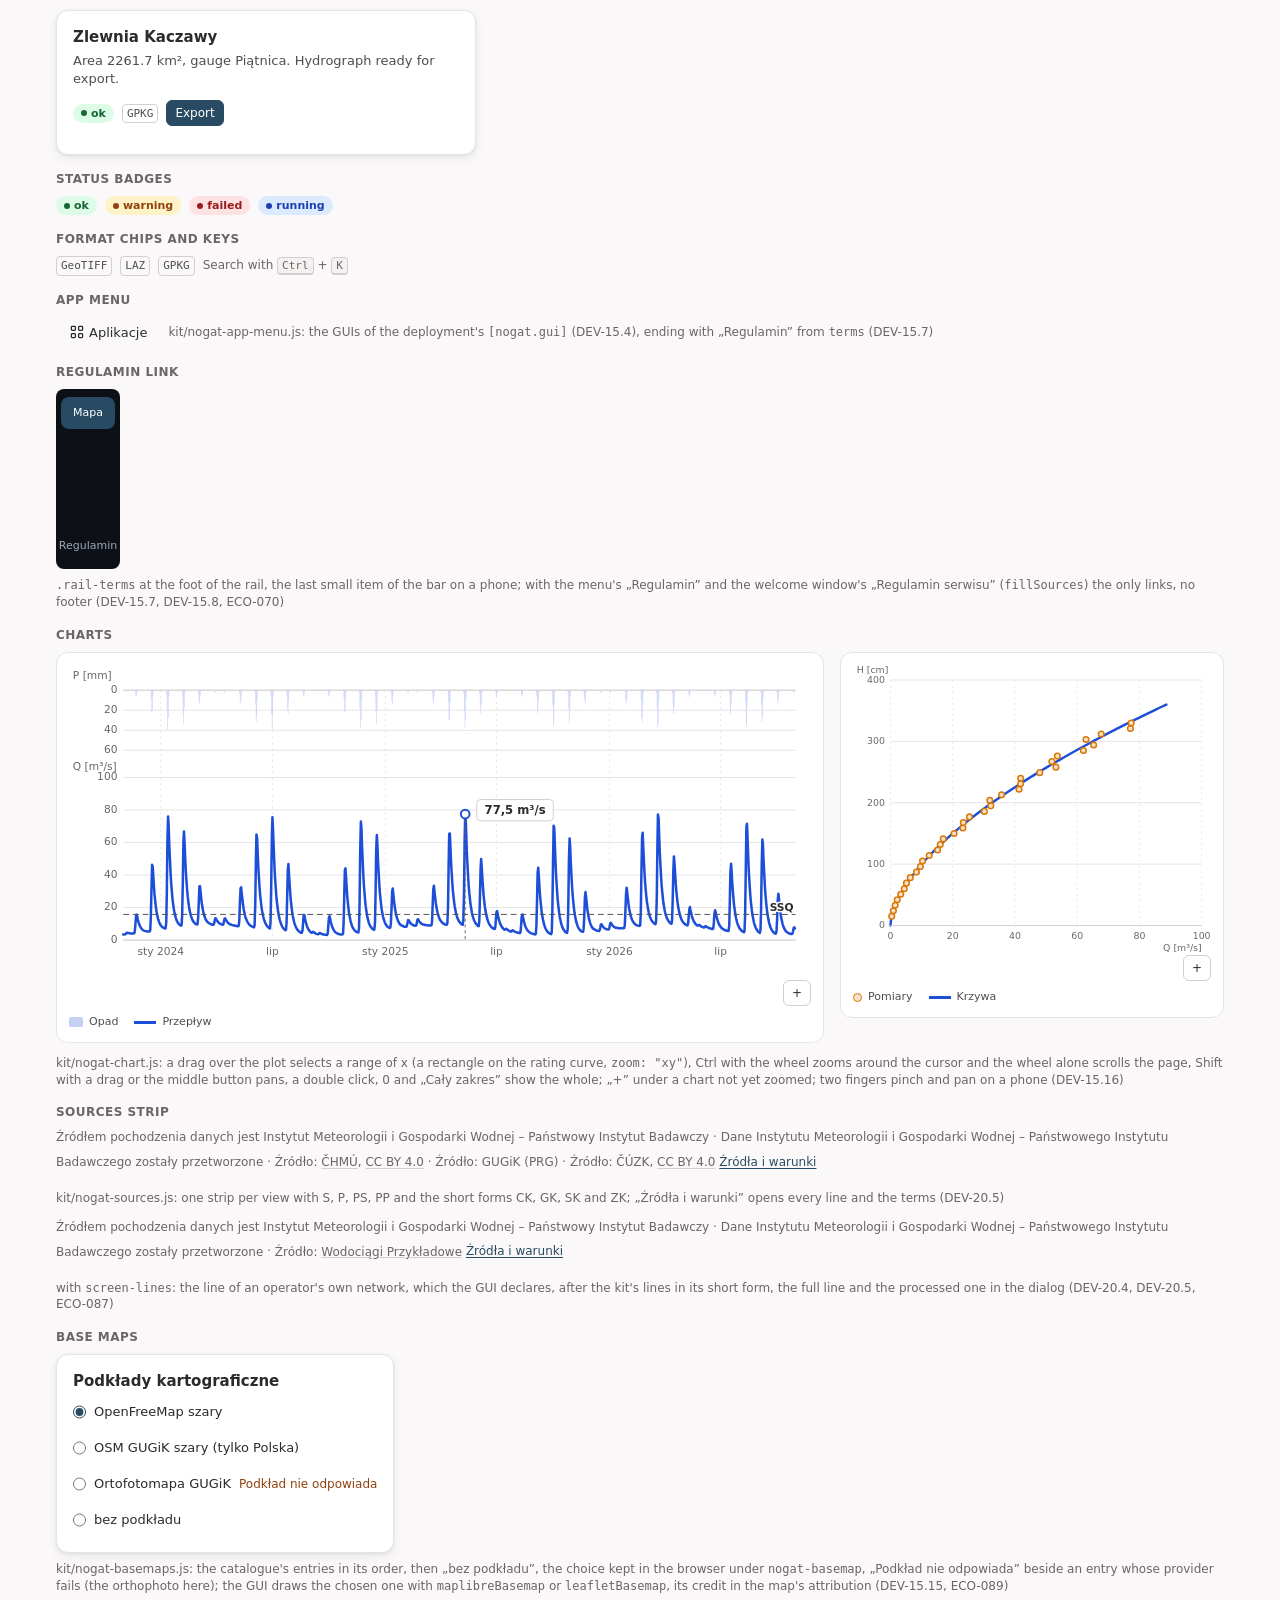
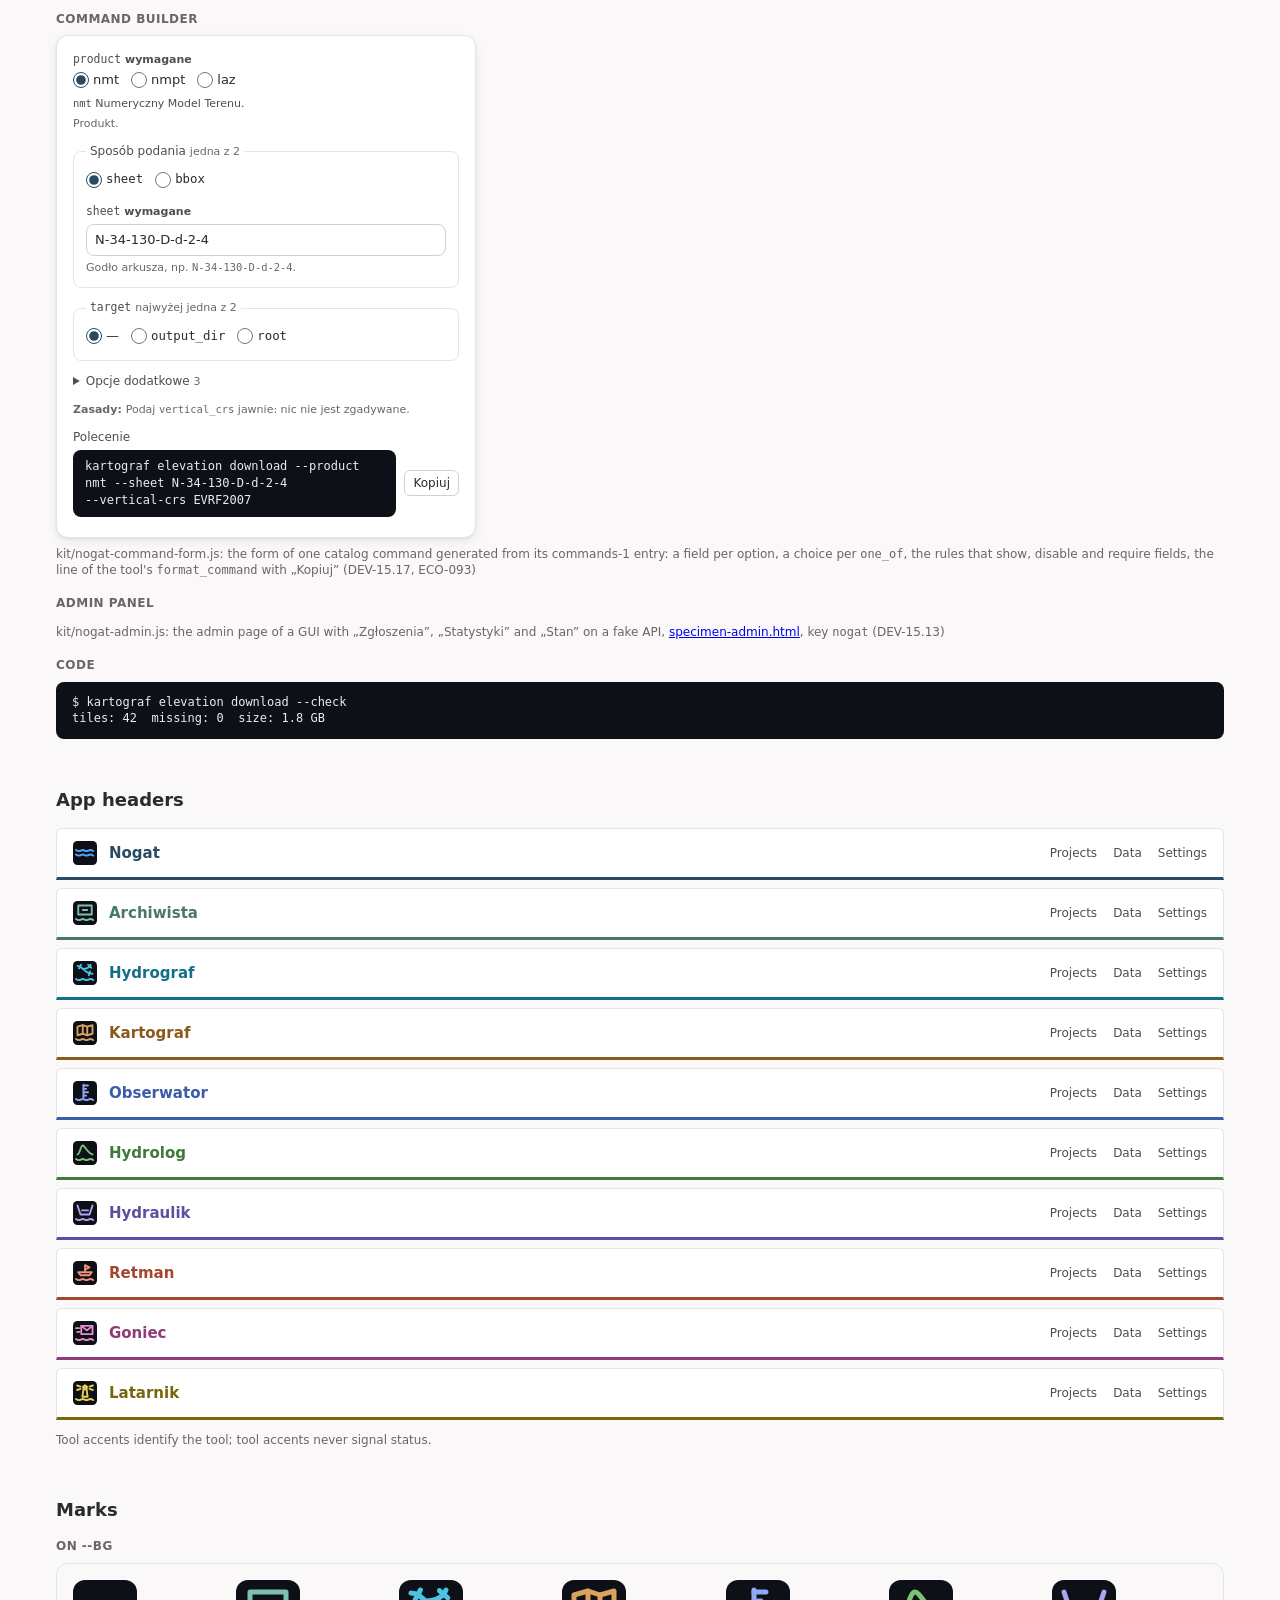
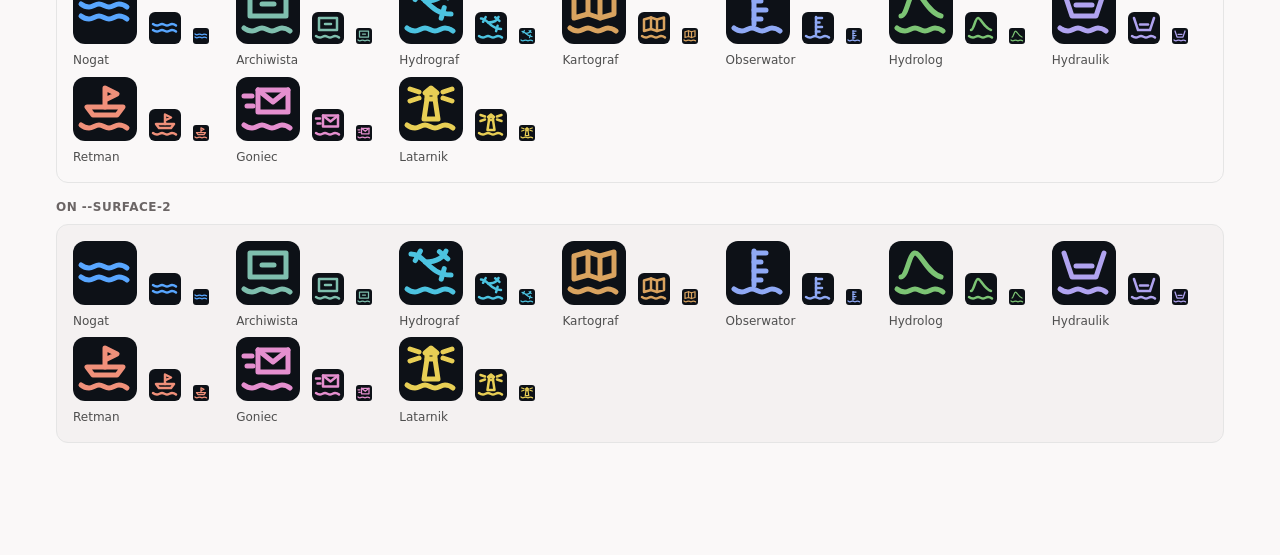
<file: design/specimen.html>
<!doctype html>
<html lang="en">
<head>
<meta charset="utf-8">
<meta name="viewport" content="width=device-width, initial-scale=1">
<title>Nogat visual identity</title>
<link rel="icon" type="image/svg+xml" href="marks/nogat.svg">
<script>
  try {
    var t = localStorage.getItem("nogat-theme");
    if (t === "light" || t === "dark") document.documentElement.dataset.theme = t;
  } catch (e) {}
</script>
<link rel="stylesheet" href="tokens.css">
<link rel="stylesheet" href="kit/nogat-app-menu.css">
<script type="module" src="kit/nogat-app-menu.js"></script>
<link rel="stylesheet" href="kit/nogat-chart.css">
<script type="module">
  // Two charts of made-up data: daily discharge under the day's rain, and a rating curve.
  import { chartFormat, drawChart } from "./kit/nogat-chart.js";
  const first = Math.round(Date.UTC(2023, 10, 1) / 86400000);
  const rain = [];
  const flow = [];
  let quick = 0;
  for (let at = 0; at < 3 * 365; at += 1) {
    const storm = Math.max(0, Math.sin(at * 0.37) * Math.sin(at * 0.11)) ** 6;
    const fallen = Math.round(storm * 400) / 10;
    quick = 0.82 * quick + 0.9 * fallen;
    rain.push([first + at, fallen]);
    flow.push([first + at, 6 + 3 * Math.sin((2 * Math.PI * (at - 60)) / 365) + quick]);
  }
  const peak = flow.reduce((best, point) => (point[1] > best[1] ? point : best));
  const mean = flow.reduce((sum, point) => sum + point[1], 0) / flow.length;
  drawChart(document.getElementById("chart-daily"), {
    title: "Przepływ i opad dobowy",
    x: { scale: "date" },
    y: { label: "Q [m³/s]", unit: "m³/s", digits: 1 },
    y2: { label: "P [mm]", unit: "mm", digits: 1 },
    series: [
      { id: "p", kind: "bars", axis: "y2", cls: "bar-p", label: "Opad", data: rain },
      { id: "q", cls: "s1", label: "Przepływ", data: flow },
    ],
    marks: [
      { kind: "hline", y: mean, label: "SSQ" },
      { kind: "peak", x: peak[0], y: peak[1], label: `${chartFormat().number(peak[1], 1)} m³/s` },
    ],
    readout: { series: "q" },
    legend: true,
    fit: { ratio: 0.42, minHeight: 240 },
  });
  const curve = (level) => 0.004 * level ** 1.7;
  const levels = Array.from({ length: 36 }, (_, at) => 15 + at * 9);
  const measured = levels.map((level, at) => [curve(level) * (1 + 0.06 * Math.sin(at * 1.7)), level]);
  const fitted = Array.from({ length: 81 }, (_, at) => [curve(at * 4.5), at * 4.5]);
  drawChart(document.getElementById("chart-rating"), {
    title: "Krzywa natężenia przepływu",
    x: { label: "Q [m³/s]", short: "Q" },
    y: { label: "H [cm]", short: "H", unit: "cm", digits: 0 },
    series: [
      { id: "measured", kind: "points", cls: "s2", label: "Pomiary", data: measured },
      { id: "fit", cls: "s1", label: "Krzywa", data: fitted },
    ],
    readout: { series: "fit" },
    zoom: "xy",
    legend: true,
    fit: { ratio: 0.8, minHeight: 240 },
  });
</script>
<link rel="stylesheet" href="kit/nogat-sources.css">
<script type="module" src="kit/nogat-sources.js"></script>
<link rel="stylesheet" href="kit/nogat-basemaps.css">
<script type="module" src="kit/nogat-basemaps.js"></script>
<link rel="stylesheet" href="kit/nogat-command-form.css">
<script type="module">
  // A made-up entry in the shape of Kartograf's `elevation download`, and a line written here
  // where a GUI binds its tool's format_command.
  import "./kit/nogat-command-form.js";
  const option = (name, type, description, more = {}) =>
    ({ name, type, required: false, description, ...more });
  const entry = {
    name: "elevation download",
    one_of: [["sheet"], ["bbox"]],
    options: [
      option("product", "string", "Product.", {
        required: true,
        enum: [
          { value: "nmt", meaning: "Digital terrain model." },
          { value: "nmpt", meaning: "Digital surface model." },
          { value: "laz", meaning: "LIDAR point cloud." },
        ],
        i18n: { pl: { description: "Produkt.", enum: {
          nmt: "Numeryczny Model Terenu.", nmpt: "Numeryczny Model Pokrycia Terenu.",
          laz: "Chmura punktów LIDAR." } } },
      }),
      option("sheet", "string", "Sheet code.", { one_of: "area",
        i18n: { pl: { description: "Godło arkusza, np. `N-34-130-D-d-2-4`." } } }),
      option("bbox", "array", "Area rectangle.", { items: "number", one_of: "area",
        i18n: { pl: { description: "Prostokąt obszaru: min_x, min_y, max_x, max_y." } } }),
      option("vertical_crs", "string", "Height system.", {
        enum: [{ value: "EVRF2007", meaning: "Current." }, { value: "KRON86", meaning: "Old." }],
        i18n: { pl: { description: "Układ wysokości." } } }),
      option("min_density", "integer", "Points per m².", { unit: "points/m2", min: 1,
        applies_to: { product: ["laz"] }, i18n: { pl: { description: "Tylko LAZ: najmniejsza gęstość punktów." } } }),
      option("year", "integer", "Data year.", { excludes: ["min_year"],
        i18n: { pl: { description: "Tylko ten rok danych." } } }),
      option("min_year", "integer", "Lower bound of the data year.",
        { i18n: { pl: { description: "Dolna granica roku danych." } } }),
      option("output_dir", "string", "Plain files.", { one_of: "target", path_role: "output",
        i18n: { pl: { description: "Katalog na zwykłe pliki." } } }),
      option("root", "string", "Store root.", { one_of: "target", path_role: "root",
        i18n: { pl: { description: "Katalog magazynu." } } }),
    ],
    i18n: { pl: { rules: ["Podaj `vertical_crs` jawnie: nic nie jest zgadywane."] } },
  };
  const form = document.getElementById("command-form");
  form.command = entry;
  form.format = (command, options) => ["kartograf", command, ...Object.entries(options).flatMap(
    ([name, value]) => [`--${name.replace(/_/g, "-")}`, Array.isArray(value) ? value.join(",") : value],
  )].join(" ");
  form.options = { product: "nmt", sheet: "N-34-130-D-d-2-4", vertical_crs: "EVRF2007" };
</script>
<style>
  * { box-sizing: border-box; }
  body {
    margin: 0;
    background: var(--bg);
    color: var(--text);
    font-family: var(--font-sans);
    font-size: var(--text-base);
    line-height: var(--line-height);
  }
  .mono, code, kbd, pre { font-family: var(--font-mono); }

  /* Header */
  .top {
    position: sticky; top: 0; z-index: 1;
    height: var(--header-height);
    display: flex; align-items: center; gap: var(--space-3);
    padding: 0 var(--space-4);
    background: var(--surface);
    border-bottom: 1px solid var(--line);
  }
  .top h1 { margin: 0; font-size: var(--text-md); font-weight: var(--weight-bold); }
  .top .switch { margin-left: auto; display: flex; gap: var(--space-1); }
  .switch button[aria-pressed="true"] { background: var(--accent-soft); border-color: var(--accent); color: var(--text); }

  main { max-width: var(--container-max); margin: 0 auto; padding: var(--space-6) var(--space-4) var(--space-16); }
  section { margin-bottom: var(--space-12); }
  h2 { font-size: var(--text-lg); margin: 0 0 var(--space-4); }
  h3 { font-size: var(--text-sm); color: var(--text-3); text-transform: uppercase; letter-spacing: .04em; margin: var(--space-4) 0 var(--space-2); }
  .note { color: var(--text-3); font-size: var(--text-sm); }

  /* Colour */
  .swatches { display: grid; grid-template-columns: repeat(auto-fill, minmax(170px, 1fr)); gap: var(--space-2); }
  .swatch { display: flex; gap: var(--space-2); align-items: center; padding: var(--space-2); background: var(--surface); border: 1px solid var(--line); border-radius: var(--radius-md); }
  .chip { flex: none; width: 36px; height: 36px; border-radius: var(--radius-sm); border: 1px solid var(--line-2); }
  .swatch .mono { font-size: var(--text-xs); }
  .swatch .val { color: var(--text-3); }

  /* Type */
  .type { width: 100%; border-collapse: collapse; }
  .type td { padding: var(--space-2) var(--space-3) var(--space-2) 0; border-bottom: 1px solid var(--line); vertical-align: baseline; }
  .type .tok { color: var(--text-3); font-size: var(--text-xs); white-space: nowrap; }
  .type .num { font-variant-numeric: tabular-nums; text-align: right; white-space: nowrap; }

  /* Components */
  .row { display: flex; flex-wrap: wrap; gap: var(--space-2); align-items: center; margin-bottom: var(--space-3); }
  button, .btn {
    height: var(--control); padding: 0 var(--space-3);
    font: inherit; font-weight: var(--weight-medium); color: var(--text);
    background: var(--surface); border: 1px solid var(--line-2); border-radius: var(--radius-sm);
    cursor: pointer; transition: background var(--transition), border-color var(--transition);
  }
  button:hover { background: var(--surface-2); }
  button.primary { background: var(--accent); border-color: var(--accent); color: var(--accent-ink); }
  button.primary:hover { background: var(--accent-hover); border-color: var(--accent-hover); }
  button.ghost { background: transparent; border-color: transparent; }
  button.ghost:hover { background: var(--highlight); }
  button.sm { height: var(--control-sm); padding: 0 var(--space-2); font-size: var(--text-sm); }
  button:disabled { opacity: .5; cursor: not-allowed; }
  input, select {
    height: var(--control); padding: 0 var(--space-2);
    font: inherit; color: var(--text);
    background: var(--surface); border: 1px solid var(--line-2); border-radius: var(--radius-sm);
  }
  button:focus-visible, input:focus-visible, select:focus-visible { outline: 2px solid var(--focus); outline-offset: 2px; }
  .panel { max-width: 420px; padding: var(--space-4); background: var(--surface); border: 1px solid var(--line); border-radius: var(--radius-lg); box-shadow: var(--shadow); }
  .panel h4 { margin: 0 0 var(--space-1); font-size: var(--text-md); }
  .panel p { margin: 0 0 var(--space-3); color: var(--text-2); }
  .badge { display: inline-flex; align-items: center; gap: var(--space-1); padding: 2px var(--space-2); border-radius: var(--radius-pill); font-size: var(--text-xs); font-weight: var(--weight-bold); }
  .badge::before { content: ""; width: 6px; height: 6px; border-radius: 50%; background: currentColor; }
  .badge.ok { background: var(--ok-bg); color: var(--ok-ink); }
  .badge.warn { background: var(--warn-bg); color: var(--warn-ink); }
  .badge.bad { background: var(--bad-bg); color: var(--bad-ink); }
  .badge.info { background: var(--info-bg); color: var(--info-ink); }
  .fmt { font-family: var(--font-mono); font-size: var(--text-xs); padding: 1px var(--space-1); border: 1px solid var(--line-2); border-radius: var(--radius-xs); color: var(--text-2); }
  kbd { font-size: var(--text-xs); padding: 1px var(--space-1); background: var(--surface-2); border: 1px solid var(--line-2); border-bottom-width: 2px; border-radius: var(--radius-xs); }
  pre { margin: 0; padding: var(--space-3) var(--space-4); background: var(--code-bg); color: var(--code-text); border-radius: var(--radius-md); font-size: var(--text-sm); overflow-x: auto; }
  .charts { display: grid; grid-template-columns: minmax(0, 2fr) minmax(0, 1fr); gap: var(--space-4); align-items: start; }
  .charts > div { padding: var(--space-3); background: var(--surface); border: 1px solid var(--line); border-radius: var(--radius-lg); }

  /* App headers */
  .apps { display: grid; gap: var(--space-2); }
  .app {
    height: var(--header-height);
    display: flex; align-items: center; gap: var(--space-3);
    padding: 0 var(--space-4);
    background: var(--surface);
    border: 1px solid var(--line); border-bottom: 3px solid var(--tool);
    border-radius: var(--radius-sm) var(--radius-sm) 0 0;
  }
  .app strong { color: var(--tool); font-size: var(--text-md); }
  .app nav { margin-left: auto; display: flex; gap: var(--space-4); color: var(--text-2); font-size: var(--text-sm); }

  /* Rail foot with the regulamin link (DEV-15.7) */
  .rail-demo { width: 64px; height: 180px; display: flex; flex-direction: column; align-items: center; gap: var(--space-1); padding: var(--space-2) 0; background: var(--rail-bg); border-radius: var(--radius-md); }
  .rail-demo .rail-item { width: 54px; padding: var(--space-2) 0; border-radius: var(--radius-md); background: var(--rail-active); color: var(--rail-ink-active); font-size: var(--text-xs); text-align: center; }
  .rail-terms { margin-top: auto; padding: var(--space-2) 0; color: var(--rail-ink); font-size: var(--text-xs); text-decoration: none; }
  .rail-terms:hover { color: var(--rail-ink-active); text-decoration: underline; }

  /* Marks */
  .marks { display: grid; grid-template-columns: repeat(auto-fill, minmax(140px, 1fr)); gap: var(--space-2); padding: var(--space-4); border: 1px solid var(--line); border-radius: var(--radius-lg); }
  .marks.on-bg { background: var(--bg); }
  .marks.on-s2 { background: var(--surface-2); }
  .mark { display: flex; flex-direction: column; gap: var(--space-2); align-items: flex-start; }
  .mark .sizes { display: flex; gap: var(--space-3); align-items: flex-end; }
  .mark span { font-size: var(--text-sm); color: var(--text-2); }

  @media (max-width: 860px) {
    .charts { grid-template-columns: minmax(0, 1fr); }
  }
  @media (max-width: 640px) {
    input, select { font-size: 16px; }
    .app nav { display: none; }
    .type .mono-sample, .type .num { display: none; }
  }
</style>
</head>
<body>
<header class="top">
  <img src="marks/nogat.svg" width="24" height="24" alt="">
  <h1>Nogat visual identity</h1>
  <div class="switch" role="group" aria-label="Theme">
    <button class="sm" data-theme-choice="auto">Auto</button>
    <button class="sm" data-theme-choice="light">Light</button>
    <button class="sm" data-theme-choice="dark">Dark</button>
  </div>
</header>

<main>
  <section>
    <h2>Colour</h2>
    <div id="colours"></div>
  </section>

  <section>
    <h2>Type</h2>
    <table class="type" id="type"></table>
  </section>

  <section>
    <h2>Components</h2>
    <h3>Buttons</h3>
    <div class="row">
      <button>Default</button>
      <button class="primary">Primary</button>
      <button class="ghost">Ghost</button>
      <button class="sm">Small</button>
      <button disabled>Disabled</button>
    </div>
    <h3>Inputs</h3>
    <div class="row">
      <input type="text" placeholder="Catchment name" aria-label="Catchment name">
      <select aria-label="Return period">
        <option>Q 1%</option><option>Q 10%</option><option>Q 50%</option>
      </select>
    </div>
    <h3>Panel</h3>
    <div class="panel">
      <h4>Zlewnia Kaczawy</h4>
      <p>Area 2261.7 km², gauge Piątnica. Hydrograph ready for export.</p>
      <div class="row">
        <span class="badge ok">ok</span>
        <span class="fmt">GPKG</span>
        <button class="primary sm">Export</button>
      </div>
    </div>
    <h3>Status badges</h3>
    <div class="row">
      <span class="badge ok">ok</span>
      <span class="badge warn">warning</span>
      <span class="badge bad">failed</span>
      <span class="badge info">running</span>
    </div>
    <h3>Format chips and keys</h3>
    <div class="row">
      <span class="fmt">GeoTIFF</span><span class="fmt">LAZ</span><span class="fmt">GPKG</span>
      <span class="note">Search with <kbd>Ctrl</kbd> + <kbd>K</kbd></span>
    </div>
    <h3>App menu</h3>
    <div class="row">
      <nogat-app-menu current="hydrograf" marks="marks/" apps='{"hydrograf": "mockups/hydrograf/", "hydrolog": "mockups/hydrolog/"}' terms="kit/nogat-terms.html"></nogat-app-menu>
      <span class="note">kit/nogat-app-menu.js: the GUIs of the deployment's <code>[nogat.gui]</code> (DEV-15.4), ending with „Regulamin” from <code>terms</code> (DEV-15.7)</span>
    </div>
    <h3>Regulamin link</h3>
    <div class="row">
      <nav class="rail-demo" aria-label="Widoki"><span class="rail-item">Mapa</span><a class="rail-terms" href="kit/nogat-terms.html" target="_blank" rel="noopener">Regulamin</a></nav>
      <span class="note"><code>.rail-terms</code> at the foot of the rail, the last small item of the bar on a phone; with the menu's „Regulamin” and the welcome window's „Regulamin serwisu” (<code>fillSources</code>) the only links, no footer (DEV-15.7, DEV-15.8, ECO-070)</span>
    </div>
    <h3>Charts</h3>
    <div class="charts">
      <div id="chart-daily"></div>
      <div id="chart-rating"></div>
    </div>
    <p class="note">kit/nogat-chart.js: a drag over the plot selects a range of x (a rectangle on the rating curve, <code>zoom: "xy"</code>), Ctrl with the wheel zooms around the cursor and the wheel alone scrolls the page, Shift with a drag or the middle button pans, a double click, 0 and „Cały zakres” show the whole; „+” under a chart not yet zoomed; two fingers pinch and pan on a phone (DEV-15.16)</p>
    <h3>Sources strip</h3>
    <nogat-sources attribution='["Źródłem pochodzenia danych jest Instytut Meteorologii i Gospodarki Wodnej – Państwowy Instytut Badawczy", "Dane Instytutu Meteorologii i Gospodarki Wodnej – Państwowego Instytutu Badawczego zostały przetworzone", "Źródło danych: Český hydrometeorologický ústav (ČHMÚ), https://opendata.chmi.cz, licencja CC BY 4.0 (https://creativecommons.org/licenses/by/4.0/)", "Źródło: Główny Urząd Geodezji i Kartografii – GUGiK, PRG (wytworzono 2026, pozyskano 2026-11-13); dane przetworzone", "Źródło: Český úřad zeměměřický a katastrální (ČÚZK), RÚIAN (pozyskano 2026-11-13), licencja CC BY 4.0 (https://creativecommons.org/licenses/by/4.0/); dane przetworzone"]' terms-notice='["Regulamin danych IMGW-PIB: https://danepubliczne.imgw.pl/regulations", "Regulamin serwisu hydrologicznego IMGW-PIB: https://hydro.imgw.pl/#/regulamin"]'></nogat-sources>
    <p class="note">kit/nogat-sources.js: one strip per view with S, P, PS, PP and the short forms CK, GK, SK and ZK; „Źródła i warunki” opens every line and the terms (DEV-20.5)</p>
    <nogat-sources attribution='["Źródłem pochodzenia danych jest Instytut Meteorologii i Gospodarki Wodnej – Państwowy Instytut Badawczy", "Dane Instytutu Meteorologii i Gospodarki Wodnej – Państwowego Instytutu Badawczego zostały przetworzone", "Źródło danych: Wodociągi Przykładowe Sp. z o.o., https://pomiary.example.pl", "Dane Wodociągów Przykładowych zostały przetworzone"]' terms-notice='["Regulamin danych IMGW-PIB: https://danepubliczne.imgw.pl/regulations"]' screen-lines='[{"text": "Źródło danych: Wodociągi Przykładowe Sp. z o.o., https://pomiary.example.pl", "short": "Źródło: Wodociągi Przykładowe", "links": [["Wodociągi Przykładowe", "https://pomiary.example.pl"]]}]' terms="kit/nogat-terms.html"></nogat-sources>
    <p class="note">with <code>screen-lines</code>: the line of an operator's own network, which the GUI declares, after the kit's lines in its short form, the full line and the processed one in the dialog (DEV-20.4, DEV-20.5, ECO-087)</p>
    <h3>Base maps</h3>
    <div class="row">
      <div class="panel"><h4>Podkłady kartograficzne</h4><nogat-basemaps id="basemaps"></nogat-basemaps></div>
      <span class="note">kit/nogat-basemaps.js: the catalogue's entries in its order, then „bez podkładu”, the choice kept in the browser under <code>nogat-basemap</code>, „Podkład nie odpowiada” beside an entry whose provider fails (the orthophoto here); the GUI draws the chosen one with <code>maplibreBasemap</code> or <code>leafletBasemap</code>, its credit in the map's attribution (DEV-15.15, ECO-089)</span>
    </div>
    <h3>Command builder</h3>
    <div class="row">
      <div class="panel"><nogat-command-form id="command-form"></nogat-command-form></div>
      <span class="note">kit/nogat-command-form.js: the form of one catalog command generated from its commands-1 entry: a field per option, a choice per <code>one_of</code>, the rules that show, disable and require fields, the line of the tool's <code>format_command</code> with „Kopiuj” (DEV-15.17, ECO-093)</span>
    </div>
    <h3>Admin panel</h3>
    <p class="note">kit/nogat-admin.js: the admin page of a GUI with „Zgłoszenia”, „Statystyki” and „Stan” on a fake API, <a href="specimen-admin.html">specimen-admin.html</a>, key <code>nogat</code> (DEV-15.13)</p>
    <h3>Code</h3>
    <pre>$ kartograf elevation download --check
tiles: 42  missing: 0  size: 1.8 GB</pre>
  </section>

  <section>
    <h2>App headers</h2>
    <div class="apps" id="apps"></div>
    <p class="note">Tool accents identify the tool; tool accents never signal status.</p>
  </section>

  <section>
    <h2>Marks</h2>
    <h3>On --bg</h3>
    <div class="marks on-bg" id="marks-bg"></div>
    <h3>On --surface-2</h3>
    <div class="marks on-s2" id="marks-s2"></div>
  </section>
</main>

<script>
  var TOOLS = ["nogat", "archiwista", "hydrograf", "kartograf", "obserwator", "hydrolog", "hydraulik", "retman", "goniec",
    "latarnik"];
  var NAMES = { nogat: "Nogat", archiwista: "Archiwista", hydrograf: "Hydrograf", kartograf: "Kartograf",
    obserwator: "Obserwator", hydrolog: "Hydrolog", hydraulik: "Hydraulik", retman: "Retman",
    goniec: "Goniec", latarnik: "Latarnik" };
  var GROUPS = {
    Surfaces: ["bg", "surface", "surface-2", "line", "line-2"],
    Text: ["text", "text-2", "text-3"],
    Accent: ["accent", "accent-hover", "accent-soft", "accent-ink", "accent-green", "focus", "highlight"],
    Status: ["ok", "ok-bg", "ok-ink", "warn", "warn-bg", "warn-ink", "bad", "bad-bg", "bad-ink", "info", "info-bg", "info-ink"],
    Code: ["code-bg", "code-text", "mark-frame"],
    "Tool accents": TOOLS.map(function (t) { return "tool-" + t; })
  };
  var STEPS = ["xs", "sm", "base", "md", "lg", "xl", "2xl", "site"];
  var root = document.documentElement;

  function el(tag, cls, text) {
    var n = document.createElement(tag);
    if (cls) n.className = cls;
    if (text != null) n.textContent = text;
    return n;
  }

  function renderColours() {
    var host = document.getElementById("colours");
    var cs = getComputedStyle(root);
    host.textContent = "";
    Object.keys(GROUPS).forEach(function (group) {
      host.appendChild(el("h3", null, group));
      var grid = host.appendChild(el("div", "swatches"));
      GROUPS[group].forEach(function (name) {
        var s = grid.appendChild(el("div", "swatch"));
        var chip = s.appendChild(el("div", "chip"));
        chip.style.background = "var(--" + name + ")";
        var label = s.appendChild(el("div"));
        label.appendChild(el("div", "mono", "--" + name));
        label.appendChild(el("div", "mono val", cs.getPropertyValue("--" + name).trim()));
      });
    });
  }

  function renderType() {
    var table = document.getElementById("type");
    STEPS.forEach(function (step, i) {
      var tr = table.insertRow();
      tr.style.fontSize = "var(--text-" + step + ")";
      tr.insertCell().appendChild(el("span", "mono tok", "--text-" + step));
      tr.insertCell().textContent = "Zlewnia Kaczawy — hydrogram odpływu 1%";
      tr.insertCell().appendChild(el("span", "mono mono-sample", "kartograf elevation download --check"));
      var num = tr.insertCell();
      num.className = "num";
      num.textContent = (1234.5 / (i + 1)).toFixed(2) + " m³/s";
    });
  }

  function renderApps() {
    var host = document.getElementById("apps");
    TOOLS.forEach(function (t) {
      var a = host.appendChild(el("div", "app"));
      a.style.setProperty("--tool", "var(--tool-" + t + ")");
      var img = a.appendChild(el("img"));
      img.src = "marks/" + t + ".svg"; img.width = 24; img.height = 24; img.alt = "";
      a.appendChild(el("strong", null, NAMES[t]));
      var nav = a.appendChild(el("nav"));
      ["Projects", "Data", "Settings"].forEach(function (x) { nav.appendChild(el("span", null, x)); });
    });
  }

  function renderMarks(id) {
    var host = document.getElementById(id);
    TOOLS.forEach(function (t) {
      var m = host.appendChild(el("div", "mark"));
      var sizes = m.appendChild(el("div", "sizes"));
      [64, 32, 16].forEach(function (px) {
        var img = sizes.appendChild(el("img"));
        img.src = "marks/" + t + ".svg"; img.width = px; img.height = px; img.alt = px === 64 ? NAMES[t] : "";
      });
      m.appendChild(el("span", null, NAMES[t]));
    });
  }

  function setTheme(choice) {
    if (choice === "light" || choice === "dark") root.dataset.theme = choice;
    else { delete root.dataset.theme; choice = "auto"; }
    try { localStorage.setItem("nogat-theme", choice); } catch (e) {}
    document.querySelectorAll("[data-theme-choice]").forEach(function (b) {
      b.setAttribute("aria-pressed", String(b.dataset.themeChoice === choice));
    });
    renderColours();
  }

  document.querySelectorAll("[data-theme-choice]").forEach(function (b) {
    b.addEventListener("click", function () { setTheme(b.dataset.themeChoice); });
  });
  matchMedia("(prefers-color-scheme: dark)").addEventListener("change", function () {
    if (!root.dataset.theme) renderColours();
  });

  renderType();
  renderApps();
  renderMarks("marks-bg");
  renderMarks("marks-s2");
  setTheme(root.dataset.theme || "auto");
  // The catalogue as a GUI's server hands it; the orthophoto marked as a failing provider is.
  Promise.all([
    fetch("kit/nogat-basemaps.json").then(function (response) { return response.json(); }),
    customElements.whenDefined("nogat-basemaps")
  ]).then(function (loaded) {
    var switcher = document.getElementById("basemaps");
    switcher.entries = loaded[0].entries;
    switcher.fail("gugik-ortho");
  });
</script>
</body>
</html>
</file>
<file: design/tokens.css>
/*
 * Nogat ecosystem: shared design tokens.
 * Brand from debever.pl (palette, waves favicon, Lato); UI from Archiwista
 * (dense functional UI: status colours, radii, shadows, 32 px controls).
 * Apps link this file before their own stylesheet.
 * No remote fonts: apps run under CSP 'self' and offline on the LAN.
 */

:root {
  color-scheme: light;

  /* Brand surfaces */
  --bg: #faf8f8;
  --surface: #ffffff;
  --surface-2: #f4f1f1;
  --line: #e5e5e5;
  --line-2: #d4cfcf;

  /* Text */
  --text: #2b2b2b;
  --text-2: #4e4e4e;
  --text-3: #6b6565;

  /* Accent */
  --accent: #284b63;
  --accent-hover: #1a3a50;
  --accent-soft: #e4ecf1;
  --accent-ink: #ffffff;
  --accent-green: #5f8a80;
  --focus: #284b63;
  --highlight: rgba(143, 159, 169, 0.15);

  /* Status */
  --ok: #16a34a;
  --ok-bg: #dcfce7;
  --ok-ink: #166534;
  --warn: #d97706;
  --warn-bg: #fef3c7;
  --warn-ink: #92400e;
  --bad: #dc2626;
  --bad-bg: #fee2e2;
  --bad-ink: #991b1b;
  --info: #1d4ed8;
  --info-bg: #dbeafe;
  --info-ink: #1e40af;

  /* Code and marks */
  --code-bg: #0d1117;
  --code-text: #e6edf3;
  --mark-frame: #0d1117;

  /* Tool accents (identity only, never status) */
  --tool-nogat: #284b63;
  --tool-archiwista: #4a776c;
  --tool-hydrograf: #12708a;
  --tool-kartograf: #8a5a1c;
  --tool-obserwator: #3b5bab;
  --tool-hydrolog: #3f7a3a;
  --tool-hydraulik: #5e4fa2;
  --tool-retman: #a4472f;
  --tool-goniec: #8e3b78;
  --tool-latarnik: #76680a;

  /* Type */
  --font-sans: Lato, system-ui, -apple-system, "Segoe UI", Roboto, "Noto Sans", "DejaVu Sans", sans-serif;
  --font-mono: ui-monospace, "Cascadia Mono", "DejaVu Sans Mono", SFMono-Regular, Menlo, Consolas, monospace;
  --text-xs: 11px;
  --text-sm: 12px;
  --text-base: 13px;
  --text-md: 15px;
  --text-lg: 18px;
  --text-xl: 22px;
  --text-2xl: 28px;
  --text-site: 16px;
  --line-height: 1.4;
  --weight-regular: 400;
  --weight-medium: 500;
  --weight-bold: 700;

  /* Space */
  --space-1: 4px;
  --space-2: 8px;
  --space-3: 12px;
  --space-4: 16px;
  --space-6: 24px;
  --space-8: 32px;
  --space-12: 48px;
  --space-16: 64px;

  /* Radius */
  --radius-xs: 4px;
  --radius-sm: 6px;
  --radius-md: 8px;
  --radius-lg: 12px;
  --radius-pill: 999px;

  /* Controls */
  --control-sm: 26px;
  --control: 32px;
  --control-lg: 38px;
  --control-touch: 44px;

  /* Elevation */
  --shadow-sm: 0 1px 2px rgba(16, 24, 40, 0.06);
  --shadow: 0 1px 3px rgba(16, 24, 40, 0.08), 0 4px 12px rgba(16, 24, 40, 0.06);
  --shadow-lg: 0 12px 32px rgba(16, 24, 40, 0.16), 0 2px 6px rgba(16, 24, 40, 0.08);

  /* Motion and layout */
  --transition: 0.2s ease;
  --container-max: 1200px;
  --header-height: 52px;

  /* Navigation rail */
  --rail-bg: #0d1117;
  --rail-hover: #161b22;
  --rail-active: #284b63;
  --rail-ink: #9da7b3;
  --rail-ink-active: #ffffff;
}

/* Dark theme: follows the OS unless the app forces light */
@media (prefers-color-scheme: dark) {
  :root:not([data-theme="light"]) {
    color-scheme: dark;

    /* Brand surfaces */
    --bg: #0d1117;
    --surface: #161b22;
    --surface-2: #21262d;
    --line: #30363d;
    --line-2: #3d444d;

    /* Text */
    --text: #e6edf3;
    --text-2: #9da7b3;
    --text-3: #8b949e;

    /* Accent */
    --accent: #58a6ff;
    --accent-hover: #79b8ff;
    --accent-soft: #132a44;
    --accent-ink: #0d1117;
    --accent-green: #3fb950;
    --focus: #58a6ff;
    --highlight: rgba(88, 166, 255, 0.1);

    /* Status */
    --ok: #3fb950;
    --ok-bg: #12261a;
    --ok-ink: #56d364;
    --warn: #d29922;
    --warn-bg: #2b2111;
    --warn-ink: #e3b341;
    --bad: #f85149;
    --bad-bg: #2d1215;
    --bad-ink: #ff7b72;
    --info: #58a6ff;
    --info-bg: #132a44;
    --info-ink: #79c0ff;

    /* Code and marks */
    --code-bg: #010409;
    --code-text: #e6edf3;
    --mark-frame: #0d1117;

    /* Tool accents */
    --tool-nogat: #58a6ff;
    --tool-archiwista: #7fbfae;
    --tool-hydrograf: #4cc3e0;
    --tool-kartograf: #d9a35f;
    --tool-obserwator: #8fa9f5;
    --tool-hydrolog: #7cc474;
    --tool-hydraulik: #b0a3f0;
    --tool-retman: #f0907a;
    --tool-goniec: #e58fcf;
    --tool-latarnik: #e8cf55;

    /* Navigation rail */
    --rail-bg: #010409;
    --rail-hover: #161b22;
    --rail-active: #1f3a5c;
    --rail-ink: #9da7b3;
    --rail-ink-active: #ffffff;
  }
}

/* Dark theme: forced by the app */
:root[data-theme="dark"] {
  color-scheme: dark;

  /* Brand surfaces */
  --bg: #0d1117;
  --surface: #161b22;
  --surface-2: #21262d;
  --line: #30363d;
  --line-2: #3d444d;

  /* Text */
  --text: #e6edf3;
  --text-2: #9da7b3;
  --text-3: #8b949e;

  /* Accent */
  --accent: #58a6ff;
  --accent-hover: #79b8ff;
  --accent-soft: #132a44;
  --accent-ink: #0d1117;
  --accent-green: #3fb950;
  --focus: #58a6ff;
  --highlight: rgba(88, 166, 255, 0.1);

  /* Status */
  --ok: #3fb950;
  --ok-bg: #12261a;
  --ok-ink: #56d364;
  --warn: #d29922;
  --warn-bg: #2b2111;
  --warn-ink: #e3b341;
  --bad: #f85149;
  --bad-bg: #2d1215;
  --bad-ink: #ff7b72;
  --info: #58a6ff;
  --info-bg: #132a44;
  --info-ink: #79c0ff;

  /* Code and marks */
  --code-bg: #010409;
  --code-text: #e6edf3;
  --mark-frame: #0d1117;

  /* Tool accents */
  --tool-nogat: #58a6ff;
  --tool-archiwista: #7fbfae;
  --tool-hydrograf: #4cc3e0;
  --tool-kartograf: #d9a35f;
  --tool-obserwator: #8fa9f5;
  --tool-hydrolog: #7cc474;
  --tool-hydraulik: #b0a3f0;
  --tool-retman: #f0907a;
  --tool-goniec: #e58fcf;
  --tool-latarnik: #e8cf55;

  /* Navigation rail */
  --rail-bg: #010409;
  --rail-hover: #161b22;
  --rail-active: #1f3a5c;
  --rail-ink: #9da7b3;
  --rail-ink-active: #ffffff;
}
</file>
<file: design/mockups/hydrograf/mockup.css>
/*
 * Hydrograf web GUI mockup: Nogat identity, Archiwista panel layout.
 * Every colour comes from ../../tokens.css; derived shades use color-mix() on tokens.
 */

/* Derived map and chart colours (tokens only) */
:root {
  --nmt-1: color-mix(in srgb, var(--accent-green) 22%, var(--surface));
  --nmt-2: color-mix(in srgb, var(--accent-green) 42%, var(--warn-bg));
  --nmt-3: color-mix(in srgb, var(--warn) 30%, var(--warn-bg));
  --nmt-4: color-mix(in srgb, var(--warn) 62%, var(--surface));
  --nmt-5: color-mix(in srgb, var(--warn-ink) 72%, var(--surface));
  --water: var(--info);
  --water-fill: var(--info-bg);
  --watershed: var(--tool-hydrograf);
  --watershed-fill: color-mix(in srgb, var(--tool-hydrograf) 14%, transparent);
  --hsg-a: color-mix(in srgb, var(--warn-ink) 22%, var(--surface));
  --hsg-b: color-mix(in srgb, var(--warn-ink) 45%, var(--surface));
  --hsg-c: color-mix(in srgb, var(--warn-ink) 70%, var(--surface));
  --hsg-d: var(--warn-ink);
  --left-w: 300px;
  --right-w: 400px;
}

* { box-sizing: border-box; }
[hidden] { display: none !important; }

html, body { height: 100%; }
body {
  margin: 0;
  overflow: hidden;
  background: var(--bg);
  color: var(--text);
  font-family: var(--font-sans);
  font-size: var(--text-base);
  line-height: var(--line-height);
}
h1, h2, h3 { letter-spacing: -0.01em; }
.num { font-variant-numeric: tabular-nums; }
.muted { color: var(--text-3); }
.phone-only { display: none !important; }
:focus-visible { outline: 2px solid var(--focus); outline-offset: 2px; }

/* ---------- Controls ---------- */
.btn {
  display: inline-flex; align-items: center; justify-content: center; gap: 6px;
  height: var(--control); padding: 0 var(--space-3);
  border: 1px solid var(--line-2); border-radius: var(--radius-md);
  background: var(--surface); color: var(--text);
  font: var(--weight-medium) var(--text-base)/1 var(--font-sans);
  white-space: nowrap; cursor: pointer; text-decoration: none;
  transition: background var(--transition), border-color var(--transition);
}
.btn:hover { background: var(--surface-2); }
.btn.primary { background: var(--accent); border-color: var(--accent); color: var(--accent-ink); }
.btn.primary:hover { background: var(--accent-hover); border-color: var(--accent-hover); }
.btn.ghost { background: transparent; border-color: transparent; }
.btn.ghost:hover { background: var(--highlight); }
.btn.sm { height: var(--control-sm); padding: 0 var(--space-2); border-radius: var(--radius-sm); font-size: var(--text-sm); }
.btn.icon { width: var(--control); padding: 0; }
.btn.sm.icon { width: var(--control-sm); }
.btn svg, .icon-svg { width: 16px; height: 16px; flex: none; fill: none; stroke: currentColor; stroke-width: 1.8; stroke-linecap: round; stroke-linejoin: round; }

input[type="text"], input[type="email"], input[type="number"], select, textarea {
  height: var(--control); padding: 0 var(--space-2);
  border: 1px solid var(--line-2); border-radius: var(--radius-md);
  background: var(--surface); color: var(--text);
  font: var(--text-base) var(--font-sans);
  min-width: 0;
}
textarea { height: auto; padding: var(--space-2); resize: vertical; line-height: var(--line-height); }
input:focus, select:focus, textarea:focus { outline: none; border-color: var(--focus); box-shadow: 0 0 0 3px var(--accent-soft); }
input[type="checkbox"], input[type="radio"], input[type="range"] { accent-color: var(--accent); margin: 0; }
input[type="checkbox"], input[type="radio"] { width: 15px; height: 15px; }
input[type="range"] { width: 100%; height: 16px; }

.seg {
  display: inline-flex; gap: 2px; padding: 3px;
  background: var(--surface-2); border: 1px solid var(--line); border-radius: var(--radius-md);
}
.seg button {
  display: inline-flex; align-items: center; gap: 6px;
  height: var(--control-sm); padding: 0 var(--space-3);
  border: 0; border-radius: var(--radius-sm); background: transparent; color: var(--text-2);
  font: var(--weight-medium) var(--text-sm)/1 var(--font-sans); white-space: nowrap; cursor: pointer;
  transition: background var(--transition), color var(--transition);
}
.seg button:hover { color: var(--text); }
.seg button.on, .seg button[aria-pressed="true"], .seg button[aria-checked="true"] {
  background: var(--surface); color: var(--text); box-shadow: var(--shadow-sm);
}
.seg.full { display: flex; }
.seg.full button { flex: 1; justify-content: center; }

.badge {
  display: inline-flex; align-items: center; gap: 6px;
  height: 22px; padding: 0 var(--space-2);
  border-radius: var(--radius-pill); font-size: var(--text-xs); font-weight: var(--weight-bold); white-space: nowrap;
}
.badge::before { content: ""; width: 7px; height: 7px; border-radius: 50%; background: currentColor; }
.badge.ok { background: var(--ok-bg); color: var(--ok-ink); }
.badge.warn { background: var(--warn-bg); color: var(--warn-ink); }
.badge.bad { background: var(--bad-bg); color: var(--bad-ink); }

.field { display: grid; gap: var(--space-1); margin: 0 0 var(--space-3); }
.field > label, .field > .label { font-size: var(--text-sm); font-weight: var(--weight-bold); color: var(--text-2); }
.field .hint { font-size: var(--text-xs); color: var(--text-3); }
.field-row { display: grid; grid-template-columns: 1fr 1fr; gap: var(--space-3); }

/* ---------- Shell ---------- */
.shell {
  display: grid;
  grid-template-columns: 64px minmax(0, 1fr);
  grid-template-rows: var(--header-height) minmax(0, 1fr);
  height: 100%;
}

.topbar {
  grid-column: 1 / -1;
  display: flex; align-items: center; gap: var(--space-4);
  padding: 0 var(--space-4) 0 14px;
  min-width: 0;
  background: var(--surface);
  border-bottom: 1px solid var(--line);
  z-index: 5;
}
.brand { display: flex; align-items: center; gap: var(--space-2); text-decoration: none; flex: none; }
.brand img { width: 24px; height: 24px; display: block; }
.brand .name { color: var(--tool-hydrograf); font-weight: var(--weight-bold); font-size: var(--text-md); letter-spacing: -0.01em; }
.crumbs { display: flex; align-items: center; gap: var(--space-2); min-width: 0; color: var(--text-3); font-size: var(--text-sm); }
.crumbs .sep { color: var(--line-2); }
.crumbs strong { color: var(--text); font-weight: var(--weight-medium); white-space: nowrap; overflow: hidden; text-overflow: ellipsis; }
.top-actions { margin-left: auto; display: flex; align-items: center; gap: var(--space-2); flex: none; }

.rail {
  grid-row: 2; grid-column: 1;
  display: flex; flex-direction: column; align-items: center; gap: var(--space-1);
  padding: 10px 0;
  min-height: 0; overflow-y: auto; scrollbar-width: none;
  background: var(--rail-bg);
}
.rail-item {
  width: 54px; padding: 9px 0 7px;
  display: flex; flex-direction: column; align-items: center; gap: 4px;
  border-radius: var(--radius-md);
  color: var(--rail-ink); text-decoration: none;
  font-size: 10.5px; font-weight: var(--weight-medium); line-height: 1.15; text-align: center;
  transition: background var(--transition), color var(--transition);
}
.rail-item svg { width: 22px; height: 22px; fill: none; stroke: currentColor; stroke-width: 1.7; stroke-linecap: round; stroke-linejoin: round; }
.rail-item:hover { background: var(--rail-hover); color: var(--rail-ink-active); }
.rail-item.active { background: var(--rail-active); color: var(--rail-ink-active); }
.rail-terms {
  margin-top: auto; padding: var(--space-2) 0;
  color: var(--rail-ink); text-decoration: none;
  font-size: var(--text-xs);
}
.rail-terms:hover { color: var(--rail-ink-active); text-decoration: underline; }

.main { grid-row: 2; grid-column: 2; min-width: 0; min-height: 0; }

/* ---------- View layout ---------- */
.view-layout {
  position: relative;
  display: grid;
  grid-template-columns: var(--left-w) minmax(0, 1fr) var(--right-w);
  grid-template-rows: minmax(0, 1fr);
  height: 100%;
}
.view-panel {
  grid-row: 1;
  display: flex; flex-direction: column;
  min-width: 0; min-height: 0;
  background: var(--surface);
}
.view-panel.left { grid-column: 1; border-right: 1px solid var(--line); }
.view-panel.right { grid-column: 3; border-left: 1px solid var(--line); }
.view-panel-body { flex: 1; min-height: 0; overflow-y: auto; padding: var(--space-3) 14px var(--space-6); }

.panel-head {
  display: flex; align-items: center; gap: var(--space-2);
  min-height: 46px; padding: 0 var(--space-2) 0 14px;
  border-bottom: 1px solid var(--line);
  flex: none;
}
.panel-head h2 { margin: 0; font-size: var(--text-md); font-weight: var(--weight-bold); }
.panel-head .sub { color: var(--text-3); font-size: var(--text-sm); white-space: nowrap; overflow: hidden; text-overflow: ellipsis; }
.panel-head .btn { margin-left: auto; }
.panel-head .btn + .btn { margin-left: 0; }
.grip { display: none; }

.resizer {
  grid-row: 1;
  position: relative;
  width: 10px; z-index: 24;
  cursor: col-resize; touch-action: none; outline: none;
}
#left-resizer { grid-column: 1; justify-self: end; margin-right: -5px; }
#right-resizer { grid-column: 3; justify-self: start; margin-left: -5px; }
.resizer::before {
  content: ""; position: absolute; top: 0; bottom: 0; left: 4px; width: 2px;
  border-radius: 2px; background: transparent; transition: background 0.15s;
}
.resizer::after {
  content: ""; position: absolute; top: 50%; left: 2px; width: 6px; height: 36px; margin-top: -18px;
  border-radius: 4px; background: var(--accent); opacity: 0; transition: opacity 0.15s;
}
.resizer:hover::before, .resizer:active::before, .resizer:focus-visible::before, .resizer.dragging::before { background: var(--accent); }
.resizer:hover::after, .resizer:active::after, .resizer:focus-visible::after, .resizer.dragging::after { opacity: 1; }
body.resizing { cursor: col-resize; user-select: none; }
body.resizing .view-center, body.resizing .view-panel { pointer-events: none; }

/* ---------- Layers panel ---------- */
.group { margin: 0 0 var(--space-4); }
.group-title {
  margin: var(--space-2) 0 var(--space-2);
  font-size: var(--text-xs); font-weight: var(--weight-bold); color: var(--text-3);
  text-transform: uppercase; letter-spacing: 0.04em;
}
.layer {
  display: grid;
  grid-template-columns: 16px minmax(0, 1fr) 36px;
  grid-template-rows: var(--control-sm) 18px;
  align-items: center; column-gap: var(--space-2);
  padding: 2px var(--space-1) 6px var(--space-2);
  border-radius: var(--radius-md);
}
.layer > input[type="checkbox"] { grid-area: 1 / 1; }
.layer .name { grid-area: 1 / 2 / 2 / 4; }
.layer > input[type="range"] { grid-area: 2 / 2; }
.layer .val { grid-area: 2 / 3; }
.layer:hover { background: var(--surface-2); }
.layer .name { white-space: nowrap; overflow: hidden; text-overflow: ellipsis; }
.layer .val { font-size: var(--text-xs); color: var(--text-3); text-align: right; font-variant-numeric: tabular-nums; }
.layer.off .name { color: var(--text-2); }
.layer-extra { margin: 2px 0 var(--space-2) 32px; padding: var(--space-2) var(--space-2) var(--space-1); border-left: 2px solid var(--line); }
.layer-extra .field { margin-bottom: var(--space-2); }
.layer-extra .range-row { display: grid; grid-template-columns: minmax(0, 1fr) auto; gap: var(--space-2); align-items: center; }
.layer-extra select { height: var(--control-sm); font-size: var(--text-sm); }
.radio-list { display: grid; gap: 1px; }
.radio-list label {
  display: flex; align-items: center; gap: var(--space-2);
  min-height: 30px; padding: 0 var(--space-2); border-radius: var(--radius-md); cursor: pointer;
}
.radio-list label:hover { background: var(--surface-2); }
.radio-list label:has(input:checked) { background: var(--accent-soft); }

/* ---------- Centre ---------- */
.view-center { grid-row: 1; grid-column: 2; position: relative; display: flex; flex-direction: column; min-width: 0; min-height: 0; }
.map-bar {
  display: flex; align-items: center; gap: 10px; flex-wrap: wrap;
  min-height: 46px; padding: 7px var(--space-3);
  background: var(--surface); border-bottom: 1px solid var(--line);
  flex: none;
}
.map-bar .hint { display: inline-flex; align-items: center; gap: 6px; color: var(--text-3); font-size: var(--text-sm); }
.map-bar .hint svg { width: 14px; height: 14px; fill: none; stroke: currentColor; stroke-width: 1.8; stroke-linecap: round; }
.map-bar .end { margin-left: auto; display: flex; gap: var(--space-2); }

.map-wrap { position: relative; flex: 1; min-height: 0; overflow: hidden; background: var(--surface-2); cursor: crosshair; }
.map-svg { position: absolute; inset: 0; width: 100%; height: 100%; display: block; }

/* Map drawing */
.map-svg .t1 { fill: var(--nmt-1); }
.map-svg .t2 { fill: var(--nmt-2); }
.map-svg .t3 { fill: var(--nmt-3); }
.map-svg .t4 { fill: var(--nmt-4); }
.map-svg .t5 { fill: var(--nmt-5); }
.map-svg .nmt { opacity: 0.7; }
.map-wrap[data-basemap="openfreemap"] .map-bg,
.map-wrap[data-basemap="gugik-osm"] .map-bg { filter: grayscale(1); }
.map-wrap[data-basemap="gugik-ortho"] .map-bg { opacity: 0.9; }
.map-wrap[data-basemap="gugik-ortho"] .map-bg .t1 { fill: color-mix(in srgb, var(--accent-green) 55%, var(--text)); }
.map-wrap[data-basemap="gugik-ortho"] .map-bg .t2 { fill: color-mix(in srgb, var(--accent-green) 48%, var(--text)); }
.map-wrap[data-basemap="gugik-ortho"] .map-bg .t3 { fill: color-mix(in srgb, var(--accent-green) 40%, var(--text)); }
.map-wrap[data-basemap="gugik-ortho"] .map-bg .t4 { fill: color-mix(in srgb, var(--accent-green) 32%, var(--text)); }
.map-wrap[data-basemap="gugik-ortho"] .map-bg .t5 { fill: color-mix(in srgb, var(--accent-green) 25%, var(--text)); }
.map-wrap[data-basemap="none"] { background: var(--surface-2); }
.map-wrap[data-basemap="none"] .map-bg { visibility: hidden; }
.map-svg .contour { fill: none; stroke: var(--text-3); stroke-width: 0.6; opacity: 0.35; }
.map-svg .lake { fill: var(--water-fill); stroke: var(--water); stroke-width: 1; }
.map-svg .river { fill: none; stroke: var(--water); stroke-linecap: round; stroke-linejoin: round; }
.map-svg .r-main { stroke-width: 3.2; }
.map-svg .r-big { stroke-width: 6; opacity: 0.9; }
.map-svg .r-trib { stroke-width: 1.8; }
.map-svg .r-flow { stroke-width: 0.9; opacity: 0.55; }
.map-svg .r-outside { opacity: 0.55; }
.map-svg .watershed { fill: var(--watershed-fill); stroke: var(--watershed); stroke-width: 2.6; stroke-linejoin: round; }
.map-svg .watershed-halo { fill: none; stroke: var(--surface); stroke-width: 6; stroke-linejoin: round; opacity: 0.8; }
.map-svg .outlet-ring { fill: var(--surface); stroke: var(--watershed); stroke-width: 3; }
.map-svg .outlet-dot { fill: var(--watershed); }
.map-svg .town { fill: var(--surface); stroke: var(--text-2); stroke-width: 1.5; }
.map-svg .lbl {
  fill: var(--text-2); font: var(--weight-medium) 13px var(--font-sans);
  paint-order: stroke; stroke: var(--surface); stroke-width: 3.5px; stroke-linejoin: round;
}
.map-svg .lbl.water { fill: var(--water); font-style: italic; }
.map-svg .lbl.outlet { fill: var(--text); font-weight: var(--weight-bold); font-size: 14px; }
.map-svg .lbl.sm { font-size: 11px; fill: var(--text-3); }

.map-legend {
  position: absolute; left: var(--space-3); bottom: 34px; z-index: 2;
  width: 196px; padding: 10px var(--space-3);
  background: var(--surface); border: 1px solid var(--line); border-radius: var(--radius-lg); box-shadow: var(--shadow);
  font-size: var(--text-xs); color: var(--text-2);
}
.map-legend h3 { margin: 0 0 6px; font-size: var(--text-xs); font-weight: var(--weight-bold); color: var(--text); }
.ramp { height: 10px; border-radius: var(--radius-xs); background: linear-gradient(90deg, var(--nmt-1), var(--nmt-2), var(--nmt-3), var(--nmt-4), var(--nmt-5)); border: 1px solid var(--line); }
.ramp-ticks { display: flex; justify-content: space-between; margin-top: 3px; color: var(--text-3); font-variant-numeric: tabular-nums; }
.legend-items { display: grid; gap: 4px; margin-top: var(--space-2); padding-top: var(--space-2); border-top: 1px solid var(--line); }
.legend-items span { display: flex; align-items: center; gap: var(--space-2); }
.sw { width: 16px; height: 10px; flex: none; border-radius: 2px; }
.sw.watershed { background: var(--watershed-fill); border: 2px solid var(--watershed); }
.sw.river { height: 3px; background: var(--water); }
.sw.outlet { width: 10px; height: 10px; border-radius: 50%; background: var(--watershed); box-shadow: 0 0 0 2px var(--surface), 0 0 0 3px var(--watershed); margin: 0 3px; }

.map-zoom {
  position: absolute; right: var(--space-3); bottom: 34px; z-index: 2;
  display: grid; background: var(--surface); border: 1px solid var(--line); border-radius: var(--radius-md); box-shadow: var(--shadow); overflow: hidden;
}
.map-zoom button {
  width: var(--control); height: var(--control); border: 0; background: transparent; color: var(--text);
  font: var(--weight-bold) 17px/1 var(--font-sans); cursor: pointer;
}
.map-zoom button + button { border-top: 1px solid var(--line); }
.map-zoom button:hover { background: var(--surface-2); }

.map-scale {
  position: absolute; left: 50%; bottom: 10px; transform: translateX(-50%); z-index: 2;
  display: flex; align-items: center; gap: 6px;
  padding: 2px 6px; border-radius: var(--radius-xs);
  background: color-mix(in srgb, var(--surface) 85%, transparent);
  font-size: var(--text-xs); color: var(--text-2); font-variant-numeric: tabular-nums;
}
.map-scale svg { display: block; }
.map-scale .bar-a { fill: var(--text); }
.map-scale .bar-b { fill: var(--surface); stroke: var(--text); stroke-width: 1; }
.map-attrib {
  position: absolute; right: 0; bottom: 0; z-index: 1; padding: 1px 6px;
  font-size: 10px; color: var(--text-3); background: color-mix(in srgb, var(--surface) 80%, transparent);
  border-top-left-radius: var(--radius-xs);
}

.profile-drawer {
  position: absolute; left: var(--space-3); right: var(--space-3); bottom: var(--space-3); z-index: 4;
  background: var(--surface); border: 1px solid var(--line); border-radius: var(--radius-lg); box-shadow: var(--shadow-lg);
}
.profile-drawer .panel-head { min-height: 40px; }
.profile-drawer .panel-head h2 { font-size: var(--text-base); }
.profile-drawer .chart { padding: var(--space-2) var(--space-3) var(--space-3); }
.profile-drawer .chart svg { max-height: 190px; }
.params caption { display: table-caption; caption-side: top; text-align: left; }

/* ---------- Results panel ---------- */
.summary {
  display: grid; grid-template-columns: repeat(4, minmax(0, 1fr)); gap: 1px;
  margin: 0 0 var(--space-3);
  background: var(--line); border: 1px solid var(--line); border-radius: var(--radius-lg); overflow: hidden;
}
.kpi { padding: var(--space-2) 10px; background: var(--surface); min-width: 0; }
.kpi .k { font-size: var(--text-xs); color: var(--text-3); white-space: nowrap; }
.kpi .v { font-size: var(--text-md); font-weight: var(--weight-bold); font-variant-numeric: tabular-nums; white-space: nowrap; }
.kpi .u { font-size: var(--text-xs); color: var(--text-2); font-weight: var(--weight-regular); }

.notice {
  display: flex; gap: var(--space-2); align-items: flex-start;
  margin: 0 0 var(--space-3); padding: var(--space-2) 10px;
  border-radius: var(--radius-md); background: var(--info-bg); color: var(--info-ink); font-size: var(--text-sm);
}
.notice svg { width: 15px; height: 15px; flex: none; margin-top: 1px; fill: none; stroke: currentColor; stroke-width: 1.8; stroke-linecap: round; }

.steps { display: grid; gap: var(--space-2); }
.step { border: 1px solid var(--line); border-radius: var(--radius-lg); background: var(--surface); }
.step > summary {
  display: flex; align-items: center; gap: 10px;
  padding: 10px var(--space-3); list-style: none; cursor: pointer; user-select: none;
  border-radius: var(--radius-lg);
}
.step > summary::-webkit-details-marker { display: none; }
.step > summary:hover { background: var(--surface-2); }
.step-num {
  width: 22px; height: 22px; flex: none;
  display: grid; place-items: center; border-radius: 50%;
  background: var(--surface-2); color: var(--text-2);
  font-size: var(--text-xs); font-weight: var(--weight-bold); font-variant-numeric: tabular-nums;
}
.step .title { font-weight: var(--weight-bold); }
.step .meta { margin-left: auto; color: var(--text-3); font-size: var(--text-xs); white-space: nowrap; font-variant-numeric: tabular-nums; }
.step .chev { width: 14px; height: 14px; flex: none; fill: none; stroke: var(--text-3); stroke-width: 2; stroke-linecap: round; stroke-linejoin: round; transition: transform var(--transition); }
.step[open] { border-color: color-mix(in srgb, var(--accent) 35%, var(--line)); box-shadow: 0 0 0 3px var(--accent-soft); }
.step[open] > summary { border-bottom: 1px solid var(--line); border-radius: var(--radius-lg) var(--radius-lg) 0 0; }
.step[open] .step-num { background: var(--accent); color: var(--accent-ink); }
.step[open] .chev { transform: rotate(180deg); }
.step-body { padding: var(--space-3); }
.step-body > :last-child { margin-bottom: 0; }

.params { width: 100%; border-collapse: collapse; font-size: var(--text-base); }
.params th, .params td { padding: 6px 0; border-bottom: 1px solid var(--line); text-align: left; font-weight: var(--weight-regular); vertical-align: baseline; }
.params tr:last-child th, .params tr:last-child td { border-bottom: 0; }
.params th { color: var(--text-2); padding-right: var(--space-2); }
.params td { text-align: right; font-variant-numeric: tabular-nums; white-space: nowrap; }
.params td.u { width: 64px; padding-left: 6px; text-align: left; color: var(--text-3); font-size: var(--text-sm); }
.params .sym { color: var(--text-3); font-size: var(--text-xs); margin-left: 4px; }
.params tbody tr:hover th, .params tbody tr:hover td { background: var(--surface-2); }
.params.compact th, .params.compact td { padding: 4px 0; font-size: var(--text-sm); }

.chart { margin: 0 0 var(--space-3); }
.chart svg { display: block; width: 100%; height: auto; overflow: visible; }
.chart-title { display: flex; justify-content: space-between; align-items: baseline; margin: 0 0 6px; font-size: var(--text-sm); font-weight: var(--weight-bold); color: var(--text-2); }
.chart-title span { font-weight: var(--weight-regular); color: var(--text-3); font-size: var(--text-xs); }
.chart .grid line { stroke: var(--line); stroke-width: 1; }
.chart .axis { stroke: var(--line-2); stroke-width: 1; }
.chart .tick { fill: var(--text-3); font: 10px var(--font-sans); font-variant-numeric: tabular-nums; }
.chart .axis-label { fill: var(--text-3); font: 10px var(--font-sans); }
.chart .q-area { fill: color-mix(in srgb, var(--info) 18%, transparent); }
.chart .q-line { fill: none; stroke: var(--info); stroke-width: 2; stroke-linejoin: round; }
.chart .peak-line { stroke: var(--text-3); stroke-width: 1; stroke-dasharray: 3 3; }
.chart .peak-dot { fill: var(--surface); stroke: var(--info); stroke-width: 2; }
.chart .peak-label { fill: var(--text); font: var(--weight-bold) 11px var(--font-sans); font-variant-numeric: tabular-nums; }
.chart .peak-box { fill: var(--surface); stroke: var(--line-2); }
.chart .p-area { fill: color-mix(in srgb, var(--info) 14%, transparent); }
.chart .p-line { fill: none; stroke: color-mix(in srgb, var(--info) 55%, var(--surface)); stroke-width: 2; stroke-linejoin: round; }
.chart .pe-area { fill: color-mix(in srgb, var(--info) 30%, transparent); }
.chart .pe-line { fill: none; stroke: var(--info); stroke-width: 2; stroke-linejoin: round; }
.chart .hyp-area { fill: color-mix(in srgb, var(--accent-green) 22%, transparent); }
.chart .hyp-line { fill: none; stroke: var(--accent-green); stroke-width: 2; }
.chart .ref-line { stroke: var(--line-2); stroke-dasharray: 4 3; fill: none; }
.chart .prof-area { fill: var(--nmt-2); opacity: 0.8; }
.chart .prof-line { fill: none; stroke: var(--text-2); stroke-width: 1.6; stroke-linejoin: round; }
.chart .prof-cross { stroke: var(--water); stroke-width: 1; stroke-dasharray: 2 2; }
.chart .prof-water { fill: var(--water); }

.chart-legend { display: flex; flex-wrap: wrap; gap: var(--space-1) var(--space-3); margin-top: 6px; font-size: var(--text-xs); color: var(--text-2); }
.chart-legend span { display: inline-flex; align-items: center; gap: 6px; }
.sw.p { height: 3px; background: color-mix(in srgb, var(--info) 55%, var(--surface)); }
.sw.pe { height: 3px; background: var(--info); }
.sw.q { height: 3px; background: var(--info); }

.stack { display: block; width: 100%; height: 16px; border-radius: var(--radius-xs); overflow: hidden; margin: 0 0 var(--space-2); }
.stack rect + rect { stroke: var(--surface); stroke-width: 0.4; }
.lc-arable { fill: var(--warn); background: var(--warn); }
.lc-forest { fill: var(--accent-green); background: var(--accent-green); }
.lc-meadow { fill: var(--ok); background: var(--ok); }
.lc-urban { fill: var(--text-3); background: var(--text-3); }
.lc-water { fill: var(--info); background: var(--info); }
.lc-other { fill: var(--line-2); background: var(--line-2); }
.hsg-a { fill: var(--hsg-a); background: var(--hsg-a); }
.hsg-b { fill: var(--hsg-b); background: var(--hsg-b); }
.hsg-c { fill: var(--hsg-c); background: var(--hsg-c); }
.hsg-d { fill: var(--hsg-d); background: var(--hsg-d); }
.share-list { display: grid; gap: 2px; margin: 0; padding: 0; list-style: none; }
.share-list li { display: grid; grid-template-columns: 12px minmax(0, 1fr) auto auto; align-items: center; gap: var(--space-2); min-height: 24px; font-size: var(--text-sm); }
.share-list .dot { width: 10px; height: 10px; border-radius: 2px; }
.share-list .pct { font-variant-numeric: tabular-nums; font-weight: var(--weight-bold); text-align: right; min-width: 44px; }
.share-list .x { color: var(--text-3); font-size: var(--text-xs); font-variant-numeric: tabular-nums; min-width: 52px; text-align: right; }

.stats { display: grid; grid-template-columns: repeat(2, minmax(0, 1fr)); gap: var(--space-2); margin: 0 0 var(--space-3); }
.stat { padding: var(--space-2) 10px; border: 1px solid var(--line); border-radius: var(--radius-md); background: var(--bg); }
.stat .k { font-size: var(--text-xs); color: var(--text-3); }
.stat .v { font-size: var(--text-md); font-weight: var(--weight-bold); font-variant-numeric: tabular-nums; }
.stat .v small { font-size: var(--text-xs); font-weight: var(--weight-regular); color: var(--text-2); }
.stat.hi { border-color: color-mix(in srgb, var(--info) 45%, var(--line)); background: var(--info-bg); }
.stat.hi .v { color: var(--info-ink); }

.actions { display: flex; gap: var(--space-2); justify-content: flex-end; align-items: center; }
.actions .muted { margin-right: auto; font-size: var(--text-xs); }

/* ---------- Modal ---------- */
.modal-backdrop {
  position: fixed; inset: 0; z-index: 50;
  display: grid; place-items: center; padding: var(--space-4);
  background: color-mix(in srgb, var(--code-bg) 45%, transparent);
}
.modal {
  width: min(520px, 100%); max-height: calc(100vh - 32px); overflow: auto;
  background: var(--surface); border: 1px solid var(--line); border-radius: var(--radius-lg); box-shadow: var(--shadow-lg);
}
.modal .panel-head { min-height: 52px; padding-left: var(--space-4); }
.modal-body { padding: var(--space-4); }
.modal-body p { margin: 0 0 var(--space-3); color: var(--text-2); }
.modal-foot { display: flex; justify-content: flex-end; gap: var(--space-2); padding: var(--space-3) var(--space-4); border-top: 1px solid var(--line); background: var(--bg); border-radius: 0 0 var(--radius-lg) var(--radius-lg); }
.counter { justify-self: end; font-size: var(--text-xs); color: var(--text-3); font-variant-numeric: tabular-nums; }
.check { display: flex; gap: var(--space-2); align-items: flex-start; font-size: var(--text-sm); color: var(--text-2); }
.check input { margin-top: 2px; }

/* ---------- Narrow desktop: panels at their minimum ---------- */
@media (max-width: 1240px) and (min-width: 861px) {
  :root { --left-w: 260px; --right-w: 340px; }
  .map-bar .hint { display: none; }
}

/* ---------- Phone ---------- */
@media (max-width: 860px) {
  .shell { grid-template-columns: minmax(0, 1fr); grid-template-rows: 48px minmax(0, 1fr) 58px; }
  .topbar { gap: 10px; padding: 0 10px; }
  .crumbs, .top-actions .label, .badge .label { display: none; }
  #btn-guide { width: var(--control); padding: 0; flex: none; }
  .badge { padding: 0 7px; }
  .badge::before { width: 8px; height: 8px; }
  .top-actions { gap: var(--space-1); }
  .top-actions .seg button { padding: 0 var(--space-2); }

  .rail {
    grid-row: 3; grid-column: 1;
    flex-direction: row; justify-content: space-around; align-items: center;
    padding: 0 var(--space-1); overflow: visible;
    background: var(--surface); border-top: 1px solid var(--line);
    z-index: 35;
  }
  .rail-item { color: var(--text-2); padding: 6px 0 4px; }
  .rail-item:hover { background: transparent; color: var(--text); }
  .rail-item.active { background: transparent; color: var(--accent); font-weight: var(--weight-bold); }
  .rail-terms { margin-top: 0; padding: 0 2px; color: var(--text-3); }
  .rail-terms:hover { color: var(--text); }
  .main { grid-row: 2; grid-column: 1; }

  .view-layout { display: block; }
  .view-center { height: 100%; }
  .resizer { display: none; }
  .phone-only { display: inline-flex !important; }

  .view-panel {
    position: fixed; left: 0; right: 0; bottom: 58px; z-index: 30;
    height: min(74vh, 640px);
    border: 1px solid var(--line); border-bottom: 0;
    border-radius: 16px 16px 0 0; box-shadow: var(--shadow-lg);
    transform: translateY(110%); visibility: hidden;
    transition: transform 0.25s ease, visibility 0.25s;
  }
  .view-panel.open { transform: none; visibility: visible; }
  .panel-head { position: relative; min-height: 52px; padding: 10px var(--space-2) 6px var(--space-4); }
  .grip {
    display: block; position: absolute; top: 6px; left: 50%; width: 36px; height: 4px; margin-left: -18px;
    border-radius: var(--radius-pill); background: var(--line-2);
  }

  .map-bar { flex-wrap: nowrap; overflow-x: auto; padding: 7px 10px; scrollbar-width: none; }
  .map-bar .hint { display: none; }
  .map-bar .end { margin-left: 0; }
  .map-legend { bottom: 44px; width: 170px; }
  .map-zoom { bottom: 44px; }
  .profile-drawer { left: var(--space-2); right: var(--space-2); bottom: var(--space-2); }

  .summary { grid-template-columns: repeat(2, minmax(0, 1fr)); }
  .field-row { grid-template-columns: 1fr; }
  .layer { grid-template-columns: 18px minmax(0, 1fr) 40px; grid-template-rows: var(--control) 22px; }

  input[type="text"], input[type="email"], input[type="number"], select, textarea { font-size: var(--text-site); height: var(--control-touch); }
  .map-scale { bottom: 22px; }
  textarea { height: auto; }
  .layer-extra select { height: var(--control-touch); font-size: var(--text-site); }
  .modal-backdrop { place-items: end stretch; padding: 0; }
  .modal { width: 100%; max-height: 92vh; border-radius: 16px 16px 0 0; }
}

/* ---------- Interaction states (mockup.js) ---------- */
.map-wrap[data-mode="browse"] { cursor: grab; }
.map-wrap[data-mode="profile"] { cursor: copy; }

@media (min-width: 861px) {
  .view-panel.collapsed { display: none; }
  .phone-only.show { display: inline-flex !important; }
}

.toast {
  position: fixed; left: 50%; bottom: var(--space-6); z-index: 60;
  transform: translateX(-50%);
  display: flex; align-items: center; gap: var(--space-2);
  padding: var(--space-2) var(--space-4);
  border-radius: var(--radius-md); box-shadow: var(--shadow-lg);
  background: var(--code-bg); color: var(--code-text);
  font-size: var(--text-base); white-space: nowrap;
}
.toast::before { content: ""; width: 8px; height: 8px; border-radius: 50%; background: var(--ok); }
@media (max-width: 860px) {
  .toast { bottom: calc(58px + var(--space-3)); }
}
.map-wrap[data-mode="profile"] .map-legend,
.map-wrap[data-mode="profile"] .map-scale { display: none; }
.map-wrap[data-mode="profile"] .map-zoom { top: var(--space-3); bottom: auto; }
</file>
<file: design/kit/nogat-app-menu.css>
/*
 * Nogat GUI kit: the app menu (DEV-15.4). Tokens of design/tokens.css with fallbacks, so a
 * GUI that has not adopted the tokens yet shows it too. Copy byte for byte (DEV-15.6).
 */

nogat-app-menu {
  position: relative;
  display: inline-flex;
  font-family: var(--font-sans, system-ui, sans-serif);
}

nogat-app-menu[hidden] {
  display: none;
}

.nogat-app-menu-button {
  display: inline-flex;
  align-items: center;
  gap: var(--space-1, 4px);
  height: var(--control, 32px);
  padding: 0 var(--space-3, 12px);
  border: 1px solid transparent;
  border-radius: var(--radius-md, 8px);
  background: transparent;
  color: var(--text, #2b2b2b);
  font: var(--weight-medium, 500) var(--text-base, 13px) / 1 var(--font-sans, system-ui, sans-serif);
  cursor: pointer;
  transition: background var(--transition, 0.2s ease);
}

.nogat-app-menu-button:hover,
.nogat-app-menu-button[aria-expanded="true"] {
  background: var(--surface-2, #f4f1f1);
}

.nogat-app-menu-button:focus-visible,
.nogat-app-menu-item:focus-visible {
  outline: 2px solid var(--focus, #284b63);
  outline-offset: 2px;
}

.nogat-app-menu-icon {
  width: 16px;
  height: 16px;
  fill: none;
  stroke: currentColor;
  stroke-width: 1.6;
}

.nogat-app-menu-list {
  position: absolute;
  top: calc(100% + var(--space-1, 4px));
  right: 0;
  z-index: 1000;
  width: 300px;
  padding: var(--space-1, 4px);
  border: 1px solid var(--line, #e5e5e5);
  border-radius: var(--radius-lg, 12px);
  background: var(--surface, #ffffff);
  box-shadow: var(--shadow-lg, 0 12px 32px rgba(16, 24, 40, 0.16));
}

.nogat-app-menu-list[hidden] {
  display: none;
}

.nogat-app-menu-list ul {
  margin: 0;
  padding: 0;
  list-style: none;
}

.nogat-app-menu-item {
  display: flex;
  align-items: center;
  gap: var(--space-3, 12px);
  padding: var(--space-2, 8px);
  border-radius: var(--radius-md, 8px);
  color: var(--text, #2b2b2b);
  text-decoration: none;
}

a.nogat-app-menu-item:hover {
  background: var(--surface-2, #f4f1f1);
}

.nogat-app-menu-item.current {
  background: var(--accent-soft, #e4ecf1);
}

.nogat-app-menu-item img {
  flex: none;
  width: 24px;
  height: 24px;
}

.nogat-app-menu-words {
  display: flex;
  flex-direction: column;
  gap: 2px;
  min-width: 0;
}

.nogat-app-menu-words strong {
  font-size: var(--text-base, 13px);
  font-weight: var(--weight-bold, 700);
}

.nogat-app-menu-words small {
  color: var(--text-3, #6b6565);
  font-size: var(--text-sm, 12px);
}

.nogat-app-menu-terms {
  display: block;
  margin-top: var(--space-1, 4px);
  padding: var(--space-2, 8px);
  border-top: 1px solid var(--line, #e5e5e5);
  color: var(--accent, #284b63);
  font-size: var(--text-sm, 12px);
  text-decoration: none;
}

.nogat-app-menu-terms:hover {
  text-decoration: underline;
}

.nogat-app-menu-terms:focus-visible {
  outline: 2px solid var(--focus, #284b63);
  outline-offset: 2px;
}

/* Phone: the list is a sheet under the top bar, the button keeps only its icon. */
@media (max-width: 860px) {
  nogat-app-menu {
    position: static;
  }

  .nogat-app-menu-label {
    display: none;
  }

  .nogat-app-menu-button {
    width: var(--control-touch, 44px);
    height: var(--control-touch, 44px);
    justify-content: center;
    padding: 0;
  }

  .nogat-app-menu-list {
    position: fixed;
    top: 48px;
    right: var(--space-2, 8px);
    left: var(--space-2, 8px);
    width: auto;
  }

  .nogat-app-menu-item {
    min-height: var(--control-touch, 44px);
  }
}
</file>
<file: design/kit/nogat-admin.css>
/*
 * Nogat GUI kit: the admin panel (DEV-15.13, ECO-067). Tokens of design/tokens.css with
 * fallbacks, so a GUI that has not adopted the tokens yet shows it too. Copy byte for byte
 * (DEV-15.6).
 */

nogat-admin,
nogat-admin-feedback,
nogat-admin-stats,
nogat-admin-status {
  display: block;
  color: var(--text, #2b2b2b);
  font-family: var(--font-sans, system-ui, sans-serif);
  font-size: var(--text-base, 13px);
  line-height: var(--line-height, 1.4);
}

/* The admin page is the shell alone: it covers the page. */
body:has(> nogat-admin) {
  margin: 0;
  background: var(--bg, #faf8f8);
}

nogat-admin {
  min-height: 100vh;
  min-height: 100dvh;
  background: var(--bg, #faf8f8);
}

:where(nogat-admin, nogat-admin-feedback, nogat-admin-stats, nogat-admin-status) :focus-visible {
  outline: 2px solid var(--focus, #284b63);
  outline-offset: 2px;
}

/* The top bar: mark, „<app> · Administracja”, then „Wróć do aplikacji” and „Wyloguj”. */
.nogat-admin-bar {
  box-sizing: border-box;
  display: flex;
  align-items: center;
  gap: var(--space-3, 12px);
  min-height: var(--header-height, 52px);
  padding: var(--space-2, 8px) var(--space-4, 16px);
  border-bottom: 1px solid var(--line, #e5e5e5);
  background: var(--surface, #ffffff);
}

.nogat-admin-mark {
  flex: none;
  width: 24px;
  height: 24px;
}

.nogat-admin-mark[hidden] {
  display: none;
}

.nogat-admin-title {
  flex: 1 1 auto;
  min-width: 0;
  margin: 0;
  overflow: hidden;
  font-size: var(--text-md, 15px);
  font-weight: var(--weight-bold, 700);
  letter-spacing: -0.01em;
  text-overflow: ellipsis;
  white-space: nowrap;
}

/* The app's name in its tool accent (DEV-15.3). */
nogat-admin[project="archiwista"] .nogat-admin-app { color: var(--tool-archiwista, #4a776c); }
nogat-admin[project="hydrograf"] .nogat-admin-app { color: var(--tool-hydrograf, #12708a); }
nogat-admin[project="hydrolog"] .nogat-admin-app { color: var(--tool-hydrolog, #3f7a3a); }
nogat-admin[project="obserwator"] .nogat-admin-app { color: var(--tool-obserwator, #3b5bab); }
nogat-admin[project="kartograf"] .nogat-admin-app { color: var(--tool-kartograf, #8a5a1c); }
nogat-admin[project="hydraulik"] .nogat-admin-app { color: var(--tool-hydraulik, #5e4fa2); }
nogat-admin[project="retman"] .nogat-admin-app { color: var(--tool-retman, #a4472f); }
nogat-admin[project="nogat"] .nogat-admin-app { color: var(--tool-nogat, #284b63); }

.nogat-admin-actions {
  display: flex;
  flex: none;
  align-items: center;
  gap: var(--space-2, 8px);
}

/* Buttons and the key field. */
.nogat-admin-button {
  box-sizing: border-box;
  display: inline-flex;
  align-items: center;
  justify-content: center;
  gap: var(--space-1, 4px);
  height: var(--control, 32px);
  padding: 0 var(--space-3, 12px);
  border: 1px solid var(--line-2, #d4cfcf);
  border-radius: var(--radius-md, 8px);
  background: var(--surface, #ffffff);
  color: var(--text, #2b2b2b);
  font: var(--weight-medium, 500) var(--text-base, 13px) / 1 var(--font-sans, system-ui, sans-serif);
  text-decoration: none;
  white-space: nowrap;
  cursor: pointer;
  transition: background var(--transition, 0.2s ease), border-color var(--transition, 0.2s ease);
}

.nogat-admin-button:hover {
  background: var(--surface-2, #f4f1f1);
}

.nogat-admin-button:disabled {
  opacity: 0.5;
  cursor: not-allowed;
}

.nogat-admin-button[hidden] {
  display: none;
}

.nogat-admin-button[aria-pressed="true"] {
  border-color: var(--accent, #284b63);
  background: var(--accent-soft, #e4ecf1);
}

.nogat-admin-primary {
  border-color: var(--accent, #284b63);
  background: var(--accent, #284b63);
  color: var(--accent-ink, #ffffff);
}

.nogat-admin-primary:hover {
  border-color: var(--accent-hover, #1a3a50);
  background: var(--accent-hover, #1a3a50);
}

.nogat-admin-danger,
.nogat-admin-danger:hover {
  border-color: var(--bad, #dc2626);
  background: var(--bad-bg, #fee2e2);
  color: var(--bad-ink, #991b1b);
}

.nogat-admin-danger:hover {
  box-shadow: inset 0 0 0 1px var(--bad, #dc2626);
}

.nogat-admin-small {
  height: var(--control-sm, 26px);
  padding: 0 var(--space-2, 8px);
  border-radius: var(--radius-sm, 6px);
  font-size: var(--text-sm, 12px);
}

.nogat-admin-icon {
  flex: none;
  width: 16px;
  height: 16px;
  fill: none;
  stroke: currentColor;
  stroke-width: 2;
  stroke-linecap: round;
  stroke-linejoin: round;
}

.nogat-admin-input {
  box-sizing: border-box;
  width: 100%;
  height: var(--control, 32px);
  padding: 0 var(--space-2, 8px);
  border: 1px solid var(--line-2, #d4cfcf);
  border-radius: var(--radius-md, 8px);
  background: var(--surface, #ffffff);
  color: var(--text, #2b2b2b);
  font: inherit;
}

/* The navigation beside the content, above it on a phone. */
.nogat-admin-layout {
  display: grid;
  grid-template-columns: 200px minmax(0, 1fr);
  align-items: start;
}

.nogat-admin-layout.nogat-admin-signed-out {
  grid-template-columns: minmax(0, 1fr);
}

.nogat-admin-nav {
  position: sticky;
  top: 0;
  padding: var(--space-4, 16px) var(--space-2, 8px);
}

.nogat-admin-nav[hidden] {
  display: none;
}

.nogat-admin-nav ul {
  display: flex;
  flex-direction: column;
  gap: 2px;
  margin: 0;
  padding: 0;
  list-style: none;
}

.nogat-admin-nav a {
  display: block;
  padding: var(--space-2, 8px) var(--space-3, 12px);
  border-radius: var(--radius-md, 8px);
  color: var(--text-2, #4e4e4e);
  text-decoration: none;
}

.nogat-admin-nav a:hover {
  background: var(--surface-2, #f4f1f1);
  color: var(--text, #2b2b2b);
}

.nogat-admin-nav a[aria-current="page"] {
  background: var(--accent-soft, #e4ecf1);
  color: var(--text, #2b2b2b);
  font-weight: var(--weight-bold, 700);
}

.nogat-admin-main {
  box-sizing: border-box;
  min-width: 0;
  max-width: 1120px;
  padding: var(--space-6, 24px) var(--space-6, 24px) var(--space-12, 48px);
}

.nogat-admin-signed-out > .nogat-admin-main {
  max-width: none;
}

nogat-admin .nogat-admin-section[hidden] {
  display: none;
}

/* The key prompt. */
.nogat-admin-prompt {
  box-sizing: border-box;
  display: grid;
  gap: var(--space-3, 12px);
  width: 100%;
  max-width: 360px;
  margin: var(--space-12, 48px) auto;
  padding: var(--space-6, 24px);
  border: 1px solid var(--line, #e5e5e5);
  border-radius: var(--radius-lg, 12px);
  background: var(--surface, #ffffff);
  box-shadow: var(--shadow, 0 1px 3px rgba(16, 24, 40, 0.08));
}

.nogat-admin-prompt[hidden] {
  display: none;
}

.nogat-admin-prompt h2 {
  margin: 0;
  font-size: var(--text-lg, 18px);
  letter-spacing: -0.01em;
}

.nogat-admin-prompt label {
  margin-bottom: calc(-1 * var(--space-2, 8px));
  font-weight: var(--weight-medium, 500);
}

/* What the views share. */
.nogat-admin-head {
  display: flex;
  flex-wrap: wrap;
  align-items: center;
  gap: var(--space-2, 8px) var(--space-3, 12px);
  margin-bottom: var(--space-3, 12px);
}

.nogat-admin-heading {
  margin: 0;
  font-size: var(--text-lg, 18px);
  font-weight: var(--weight-bold, 700);
  letter-spacing: -0.01em;
}

.nogat-admin-count {
  margin: 0;
  color: var(--text-2, #4e4e4e);
}

.nogat-admin-tools {
  display: flex;
  flex-wrap: wrap;
  align-items: center;
  gap: var(--space-2, 8px);
  margin-left: auto;
}

.nogat-admin-filter {
  display: inline-flex;
  align-items: center;
  gap: var(--space-1, 4px);
  cursor: pointer;
}

.nogat-admin-error {
  margin: 0 0 var(--space-3, 12px);
  padding: var(--space-2, 8px) var(--space-3, 12px);
  border-radius: var(--radius-md, 8px);
  background: var(--bad-bg, #fee2e2);
  color: var(--bad-ink, #991b1b);
}

.nogat-admin-error[hidden] {
  display: none;
}

.nogat-admin-note {
  margin: 0;
  color: var(--text-3, #6b6565);
  font-size: var(--text-sm, 12px);
}

/* The line of each view that says what is loading or done; a live region, so never hidden. */
nogat-admin-feedback > .nogat-admin-note:not(:empty),
nogat-admin-stats > .nogat-admin-note:not(:empty),
nogat-admin-status > .nogat-admin-note:not(:empty) {
  margin-bottom: var(--space-3, 12px);
}

.nogat-admin-empty {
  margin: var(--space-4, 16px) 0;
  color: var(--text-2, #4e4e4e);
}

.nogat-admin-badge {
  display: inline-flex;
  align-items: center;
  padding: 0 var(--space-2, 8px);
  border-radius: var(--radius-pill, 999px);
  font-size: var(--text-xs, 11px);
  font-weight: var(--weight-bold, 700);
  line-height: 18px;
}

.nogat-admin-info { background: var(--info-bg, #dbeafe); color: var(--info-ink, #1e40af); }
.nogat-admin-ok { background: var(--ok-bg, #dcfce7); color: var(--ok-ink, #166534); }
.nogat-admin-warning { background: var(--warn-bg, #fef3c7); color: var(--warn-ink, #92400e); }
.nogat-admin-failed { background: var(--bad-bg, #fee2e2); color: var(--bad-ink, #991b1b); }
.nogat-admin-neutral { background: var(--surface-2, #f4f1f1); color: var(--text-2, #4e4e4e); }

/* The reports. */
.nogat-admin-reports {
  display: grid;
  gap: var(--space-2, 8px);
  margin: 0;
  padding: 0;
  list-style: none;
}

.nogat-admin-reports[hidden] {
  display: none;
}

.nogat-admin-report {
  min-width: 0;
  padding: var(--space-3, 12px) var(--space-4, 16px);
  border: 1px solid var(--line, #e5e5e5);
  border-left: 3px solid var(--line, #e5e5e5);
  border-radius: var(--radius-md, 8px);
  background: var(--surface, #ffffff);
}

.nogat-admin-report.nogat-admin-unread {
  border-left-color: var(--info, #1d4ed8);
}

.nogat-admin-report-head {
  display: flex;
  flex-wrap: wrap;
  align-items: center;
  gap: var(--space-2, 8px);
  margin: 0;
  color: var(--text-2, #4e4e4e);
  font-size: var(--text-sm, 12px);
}

.nogat-admin-report-id {
  color: var(--text, #2b2b2b);
  font-variant-numeric: tabular-nums;
}

.nogat-admin-message {
  margin: var(--space-2, 8px) 0;
  white-space: pre-wrap;
  overflow-wrap: anywhere;
}

.nogat-admin-context summary {
  color: var(--text-2, #4e4e4e);
  font-size: var(--text-sm, 12px);
  cursor: pointer;
}

.nogat-admin-context dl {
  display: grid;
  grid-template-columns: max-content minmax(0, 1fr);
  gap: var(--space-1, 4px) var(--space-3, 12px);
  margin: var(--space-2, 8px) 0 0;
  font-size: var(--text-sm, 12px);
}

.nogat-admin-context dt {
  color: var(--text-2, #4e4e4e);
}

.nogat-admin-context dd {
  min-width: 0;
  margin: 0;
  overflow-wrap: anywhere;
}

.nogat-admin-json {
  margin: 0;
  padding: var(--space-2, 8px) var(--space-3, 12px);
  border-radius: var(--radius-sm, 6px);
  background: var(--surface-2, #f4f1f1);
  font-family: var(--font-mono, ui-monospace, monospace);
  font-size: var(--text-sm, 12px);
  white-space: pre-wrap;
  overflow-wrap: anywhere;
}

.nogat-admin-report-actions {
  display: flex;
  flex-wrap: wrap;
  gap: var(--space-2, 8px);
  margin-top: var(--space-2, 8px);
}

.nogat-admin-pager {
  display: flex;
  flex-wrap: wrap;
  align-items: center;
  gap: var(--space-2, 8px);
  margin-top: var(--space-4, 16px);
}

.nogat-admin-pager[hidden] {
  display: none;
}

.nogat-admin-range {
  color: var(--text-2, #4e4e4e);
  font-variant-numeric: tabular-nums;
}

/* The statistics. */
.nogat-admin-periods {
  display: inline-flex;
  flex-wrap: wrap;
  gap: var(--space-1, 4px);
}

.nogat-admin-scroll {
  max-width: 100%;
  overflow-x: auto;
  border: 1px solid var(--line, #e5e5e5);
  border-radius: var(--radius-md, 8px);
  background: var(--surface, #ffffff);
}

.nogat-admin-scroll[hidden] {
  display: none;
}

.nogat-admin-table {
  width: 100%;
  border-collapse: collapse;
  font-variant-numeric: tabular-nums;
}

.nogat-admin-table caption {
  padding: var(--space-2, 8px) var(--space-3, 12px);
  color: var(--text-3, #6b6565);
  font-size: var(--text-sm, 12px);
  text-align: left;
}

.nogat-admin-table th,
.nogat-admin-table td {
  padding: var(--space-1, 4px) var(--space-3, 12px);
  border-top: 1px solid var(--line, #e5e5e5);
  text-align: right;
  vertical-align: top;
}

.nogat-admin-table th:first-child {
  text-align: left;
  white-space: nowrap;
}

.nogat-admin-table thead th {
  background: var(--surface-2, #f4f1f1);
  color: var(--text-2, #4e4e4e);
  font-size: var(--text-sm, 12px);
  font-weight: var(--weight-bold, 700);
}

.nogat-admin-table tbody th {
  font-weight: var(--weight-regular, 400);
}

.nogat-admin-table tfoot th,
.nogat-admin-table tfoot td {
  border-top: 2px solid var(--line-2, #d4cfcf);
  font-weight: var(--weight-bold, 700);
}

.nogat-admin-table tfoot .nogat-admin-note {
  display: block;
  font-weight: var(--weight-regular, 400);
}

/* The status. */
.nogat-admin-facts {
  display: grid;
  grid-template-columns: max-content minmax(0, 1fr);
  gap: var(--space-2, 8px) var(--space-4, 16px);
  margin: 0 0 var(--space-6, 24px);
  padding: var(--space-4, 16px);
  border: 1px solid var(--line, #e5e5e5);
  border-radius: var(--radius-md, 8px);
  background: var(--surface, #ffffff);
}

.nogat-admin-facts dt {
  color: var(--text-2, #4e4e4e);
}

.nogat-admin-facts dd {
  min-width: 0;
  margin: 0;
  overflow-wrap: anywhere;
}

.nogat-admin-path,
.nogat-admin-check-name {
  font-family: var(--font-mono, ui-monospace, monospace);
}

.nogat-admin-subheading {
  margin: 0 0 var(--space-2, 8px);
  color: var(--text-3, #6b6565);
  font-size: var(--text-sm, 12px);
  font-weight: var(--weight-bold, 700);
  letter-spacing: 0.04em;
  text-transform: uppercase;
}

.nogat-admin-checks {
  display: grid;
  gap: var(--space-2, 8px);
  margin: 0;
  padding: 0;
  list-style: none;
}

.nogat-admin-check {
  display: flex;
  flex-wrap: wrap;
  align-items: baseline;
  gap: var(--space-2, 8px);
  padding: var(--space-2, 8px) var(--space-3, 12px);
  border: 1px solid var(--line, #e5e5e5);
  border-radius: var(--radius-md, 8px);
  background: var(--surface, #ffffff);
}

.nogat-admin-check-detail {
  flex-basis: 100%;
  min-width: 0;
  color: var(--text-2, #4e4e4e);
  overflow-wrap: anywhere;
}

/* The confirmation: its form covers it, so a click on the dialog itself is the backdrop. */
.nogat-admin-dialog {
  box-sizing: border-box;
  width: min(420px, calc(100vw - 16px));
  max-height: calc(100dvh - 16px);
  padding: 0;
  border: 1px solid var(--line, #e5e5e5);
  border-radius: var(--radius-lg, 12px);
  background: var(--surface, #ffffff);
  color: var(--text, #2b2b2b);
  box-shadow: var(--shadow-lg, 0 12px 32px rgba(16, 24, 40, 0.16));
  font-family: var(--font-sans, system-ui, sans-serif);
  font-size: var(--text-base, 13px);
  line-height: var(--line-height, 1.4);
}

.nogat-admin-dialog::backdrop {
  background: rgba(1, 4, 9, 0.5);
}

.nogat-admin-dialog-body {
  display: grid;
  gap: var(--space-3, 12px);
  margin: 0;
  padding: var(--space-4, 16px);
}

.nogat-admin-dialog h2 {
  margin: 0;
  font-size: var(--text-md, 15px);
  font-weight: var(--weight-bold, 700);
}

.nogat-admin-dialog p {
  margin: 0;
  color: var(--text-2, #4e4e4e);
}

.nogat-admin-dialog-actions {
  display: flex;
  flex-wrap: wrap;
  justify-content: flex-end;
  gap: var(--space-2, 8px);
}

@media (max-width: 860px) {
  .nogat-admin-layout {
    display: block;
  }

  .nogat-admin-nav {
    position: static;
    padding: var(--space-2, 8px) var(--space-3, 12px);
    border-bottom: 1px solid var(--line, #e5e5e5);
    background: var(--surface, #ffffff);
  }

  .nogat-admin-nav ul {
    flex-direction: row;
    flex-wrap: wrap;
    gap: var(--space-1, 4px);
  }

  .nogat-admin-nav a {
    padding: var(--space-1, 4px) var(--space-3, 12px);
  }

  .nogat-admin-main {
    padding: var(--space-4, 16px) var(--space-3, 12px) var(--space-8, 32px);
  }
}

@media (max-width: 600px) {
  .nogat-admin-bar {
    gap: var(--space-2, 8px);
    padding: var(--space-2, 8px) var(--space-3, 12px);
  }

  .nogat-admin-back {
    padding: 0 var(--space-2, 8px);
  }

  /* „Wróć do aplikacji” keeps its arrow on screen and its words for screen readers. */
  .nogat-admin-back-label {
    position: absolute;
    width: 1px;
    height: 1px;
    overflow: hidden;
    clip-path: inset(50%);
    white-space: nowrap;
  }

  .nogat-admin-tools {
    margin-left: 0;
  }

  .nogat-admin-facts,
  .nogat-admin-context dl {
    grid-template-columns: minmax(0, 1fr);
  }

  .nogat-admin-facts dd + dt {
    margin-top: var(--space-2, 8px);
  }

  .nogat-admin-table th,
  .nogat-admin-table td {
    padding: var(--space-1, 4px) var(--space-2, 8px);
  }
}

@media (pointer: coarse) {
  .nogat-admin-button {
    min-height: var(--control-touch, 44px);
  }

  .nogat-admin-input {
    height: var(--control-touch, 44px);
    font-size: var(--text-site, 16px);
  }
}
</file>
<file: design/kit/nogat-chart.css>
/*
 * Nogat GUI kit: charts over axes (DEV-15.16, ECO-090), the look of nogat-chart.js. Every rule
 * is scoped by the chart's container .nogat-chart or by a class of its own prefix, and every
 * token has its light fallback, so a GUI without tokens.css draws a chart in the light values
 * (DEV-15.3); the derived colours are set on the container, not on :root. Colours are classes,
 * so a theme switch needs no redraw. Built from Obserwator's css/charts.css. Copy byte for byte
 * (DEV-15.6).
 */

/* The derived colours: the series by their classes s1 to s6, the rain bars. */
.nogat-chart {
  --series-1: var(--info, #1d4ed8);
  --series-2: var(--warn, #d97706);
  --series-3: var(--accent-green, #5f8a80);
  --series-4: color-mix(in srgb, var(--info, #1d4ed8) 45%, var(--surface, #ffffff));
  --series-5: var(--info-ink, #1e40af);
  --series-6: color-mix(in srgb, var(--info, #1d4ed8) 50%, var(--bad, #dc2626));
  --rain: color-mix(in srgb, var(--info, #1d4ed8) 26%, var(--surface, #ffffff));
  --rain-eff: color-mix(in srgb, var(--info, #1d4ed8) 78%, var(--surface, #ffffff));
  position: relative;
  margin: 0 0 var(--space-3, 12px);
  color: var(--text, #2b2b2b);
  font-family: var(--font-sans, system-ui, sans-serif);
}

.nogat-chart .nogat-chart-svg { display: block; width: 100%; height: auto; overflow: visible; }
.nogat-chart.nogat-chart-wide { margin: 0; overflow-x: auto; }
.nogat-chart .nogat-chart-svg:focus { outline: none; }
.nogat-chart .nogat-chart-svg:focus-visible {
  outline: 2px solid var(--focus, #284b63);
  outline-offset: 2px;
  border-radius: var(--radius-sm, 6px);
}

/* Grid, axes, texts */
.nogat-chart .grid line { stroke: var(--line, #e5e5e5); stroke-width: 1; }
.nogat-chart .grid.v line { stroke-dasharray: 2 4; }
.nogat-chart .axis { stroke: var(--line-2, #d4cfcf); stroke-width: 1; }
.nogat-chart .tick {
  fill: var(--text-3, #6b6565);
  font: 10px var(--font-sans, system-ui, sans-serif);
  font-variant-numeric: tabular-nums;
}
.nogat-chart .tick.sub { font-size: 10px; }
.nogat-chart .axis-label,
.nogat-chart .note { font: 10px var(--font-sans, system-ui, sans-serif); }
.nogat-chart .axis-label { fill: var(--text-3, #6b6565); }
.nogat-chart .note { fill: var(--text-2, #4e4e4e); }
.nogat-chart.nogat-chart-wide :is(.tick, .axis-label, .note) { font-size: var(--text-xs, 11px); }

/* Series */
.nogat-chart .ser {
  fill: none;
  stroke: var(--series-1);
  stroke-width: 2;
  stroke-linejoin: round;
  stroke-linecap: round;
  transition: opacity var(--transition, 0.2s ease);
}
.nogat-chart .ser.s1 { stroke: var(--series-1); stroke-width: 2.6; }
.nogat-chart .ser.s2 { stroke: var(--series-2); }
.nogat-chart .ser.s3 { stroke: var(--series-3); }
.nogat-chart .ser.s4 { stroke: var(--series-4); stroke-dasharray: 7 4; stroke-width: 2.2; }
.nogat-chart .ser.s5 { stroke: var(--series-5); stroke-dasharray: 7 4; stroke-width: 2.2; }
.nogat-chart .ser.s6 { stroke: var(--series-6); stroke-dasharray: 2 3.5; stroke-width: 2.4; }
.nogat-chart .ser.best { stroke-width: 3.2; }
.nogat-chart .ser.active { stroke-width: 3.2; stroke-dasharray: none; }
.nogat-chart .ser.dim { opacity: 0.35; }
/*
 * The fit methods of a probability plot: the line style of a curve and of its swatch, whose
 * colour is the distribution's. L-moments solid, maximum likelihood dashed, moments dotted,
 * least squares dash-dot; after .active and the dashed series classes, so every curve keeps
 * its method's style.
 */
.nogat-chart .ser.fm-lmom,
.nogat-chart .sw-stroke.fm-lmom line { stroke-dasharray: none; }
.nogat-chart .ser.fm-mle,
.nogat-chart .sw-stroke.fm-mle line { stroke-dasharray: 8 4; stroke-linecap: butt; }
.nogat-chart .ser.fm-mom,
.nogat-chart .sw-stroke.fm-mom line { stroke-dasharray: 0 5.5; stroke-linecap: round; }
.nogat-chart .ser.fm-lsq,
.nogat-chart .sw-stroke.fm-lsq line { stroke-dasharray: 10 3 2 3; stroke-linecap: butt; }
.nogat-chart .q-area { fill: color-mix(in srgb, var(--series-1) 14%, transparent); stroke: none; }
.nogat-chart .q-area.s2 { fill: color-mix(in srgb, var(--series-2) 16%, transparent); }
.nogat-chart .q-area.s3 { fill: color-mix(in srgb, var(--series-3) 16%, transparent); }
.nogat-chart .q-area.s4 { fill: color-mix(in srgb, var(--series-4) 20%, transparent); }
/* A band (a min–max envelope): filled between its ends, under the lines */
.nogat-chart .band { fill: color-mix(in srgb, var(--series-1) 18%, transparent); stroke: none; }
.nogat-chart .band.s2 { fill: color-mix(in srgb, var(--series-2) 20%, transparent); }
.nogat-chart .band.s3 { fill: color-mix(in srgb, var(--series-3) 20%, transparent); }
.nogat-chart .band.s4 { fill: color-mix(in srgb, var(--series-4) 26%, transparent); }
.nogat-chart .band.s5 { fill: color-mix(in srgb, var(--series-5) 18%, transparent); }
.nogat-chart .band.s6 { fill: color-mix(in srgb, var(--series-6) 18%, transparent); }
.nogat-chart .bars rect { fill: var(--series-1); }
.nogat-chart .bars.s2 rect { fill: var(--series-2); }
.nogat-chart .bars.s3 rect { fill: var(--series-3); }
.nogat-chart .bars.s4 rect { fill: var(--series-4); }
.nogat-chart .bars.bar-p rect { fill: var(--rain); }
.nogat-chart .bars.bar-pe rect { fill: var(--rain-eff); }
/* Points: plain rings, or their series colour's ring on a light fill; hollow, diamonds */
.nogat-chart .emp > * {
  fill: var(--surface, #ffffff);
  stroke: var(--text, #2b2b2b);
  stroke-width: 1.4;
}
.nogat-chart :is(.emp.s1 > *, .sw-dot.s1) { --ring: var(--series-1); }
.nogat-chart :is(.emp.s2 > *, .sw-dot.s2) { --ring: var(--series-2); }
.nogat-chart :is(.emp.s3 > *, .sw-dot.s3) { --ring: var(--series-3); }
.nogat-chart :is(.emp.s4 > *, .sw-dot.s4) { --ring: var(--series-4); }
.nogat-chart :is(.emp.s5 > *, .sw-dot.s5) { --ring: var(--series-5); }
.nogat-chart :is(.emp.s6 > *, .sw-dot.s6) { --ring: var(--series-6); }
.nogat-chart .emp:is(.s1, .s2, .s3, .s4, .s5, .s6) > * {
  fill: color-mix(in srgb, var(--ring) 22%, var(--surface, #ffffff));
  stroke: var(--ring);
  stroke-width: 1.6;
}
.nogat-chart .emp > .hollow { fill: var(--surface, #ffffff); }
.nogat-chart .emp > .diamond { stroke-linejoin: round; }
.nogat-chart .rug line { stroke: var(--text, #2b2b2b); stroke-width: 1.4; }
/* A span: a grey band over a range of x (a gap), under the series */
.nogat-chart .span {
  fill: color-mix(in srgb, var(--text-3, #6b6565) 14%, transparent);
  stroke: none;
}

/* Horizontal bars on a band axis: ok, warn, bad, used */
.nogat-chart .hbar { fill: var(--series-1); stroke-width: 0; }
.nogat-chart .hbar.ok { fill: var(--ok, #16a34a); }
.nogat-chart .hbar.warn { fill: var(--warn, #d97706); }
.nogat-chart .hbar.bad {
  fill: var(--bad-bg, #fee2e2);
  stroke: var(--bad, #dc2626);
  stroke-width: 1.2;
  stroke-dasharray: 3 2;
}
.nogat-chart .hbar.used { stroke: var(--text, #2b2b2b); stroke-width: 2; stroke-dasharray: none; }
.nogat-chart .bar-name {
  fill: var(--text, #2b2b2b);
  font: var(--weight-bold, 700) var(--text-sm, 12px) var(--font-sans, system-ui, sans-serif);
}
.nogat-chart .bar-sub {
  fill: var(--text-3, #6b6565);
  font: 10px var(--font-mono, ui-monospace, monospace);
}
.nogat-chart .bar-val {
  fill: var(--text, #2b2b2b);
  font: var(--weight-medium, 500) var(--text-sm, 12px) var(--font-sans, system-ui, sans-serif);
  font-variant-numeric: tabular-nums;
}

/* Marks */
.nogat-chart .mark-line { stroke: var(--text-3, #6b6565); stroke-width: 1; stroke-dasharray: 2 2; }
.nogat-chart .peak-line { stroke: var(--text-3, #6b6565); stroke-width: 1; stroke-dasharray: 3 3; }
.nogat-chart .peak-line.ref { stroke: var(--text-2, #4e4e4e); stroke-dasharray: 6 4; }
.nogat-chart .peak-dot { fill: var(--surface, #ffffff); stroke: var(--series-1); stroke-width: 2; }
.nogat-chart .peak-dot.s2 { stroke: var(--series-2); }
.nogat-chart .peak-dot.s3 { stroke: var(--series-3); }
.nogat-chart .peak-dot.s4 { stroke: var(--series-4); }
.nogat-chart .peak-dot.s5 { stroke: var(--series-5); }
.nogat-chart .peak-dot.s6 { stroke: var(--series-6); }
.nogat-chart .peak-label {
  fill: var(--text, #2b2b2b);
  font: var(--weight-bold, 700) var(--text-sm, 12px) var(--font-sans, system-ui, sans-serif);
  font-variant-numeric: tabular-nums;
}
.nogat-chart .peak-tag {
  fill: var(--text, #2b2b2b);
  font: var(--weight-bold, 700) var(--text-xs, 11px) var(--font-sans, system-ui, sans-serif);
  font-variant-numeric: tabular-nums;
  paint-order: stroke;
  stroke: var(--surface, #ffffff);
  stroke-width: 3px;
  stroke-linejoin: round;
}
.nogat-chart .peak-box { fill: var(--surface, #ffffff); stroke: var(--line-2, #d4cfcf); }

/* The readout (pointer and keys) */
.nogat-chart .readout-line { stroke: var(--text-2, #4e4e4e); stroke-width: 1; }
.nogat-chart .readout-dot {
  fill: var(--surface, #ffffff);
  stroke: var(--series-1);
  stroke-width: 2;
}
.nogat-chart .readout-dot.s2 { stroke: var(--series-2); }
.nogat-chart .readout-dot.s3 { stroke: var(--series-3); }
.nogat-chart .readout-dot.s4 { stroke: var(--series-4); }
.nogat-chart .readout-dot.s5 { stroke: var(--series-5); }
.nogat-chart .readout-dot.s6 { stroke: var(--series-6); }
.nogat-chart .readout-box { fill: var(--surface, #ffffff); stroke: var(--line-2, #d4cfcf); }
.nogat-chart .readout-head {
  fill: var(--text, #2b2b2b);
  font: var(--weight-bold, 700) var(--text-xs, 11px) var(--font-sans, system-ui, sans-serif);
  font-variant-numeric: tabular-nums;
}
.nogat-chart .readout-text {
  fill: var(--text-2, #4e4e4e);
  font: var(--text-xs, 11px) var(--font-sans, system-ui, sans-serif);
  font-variant-numeric: tabular-nums;
}
.nogat-chart .nogat-chart-sr {
  position: absolute;
  width: 1px;
  height: 1px;
  margin: -1px;
  padding: 0;
  overflow: hidden;
  clip-path: inset(50%);
  white-space: nowrap;
  border: 0;
}

/*
 * The zoom: a zoomable plot keeps one finger's vertical move for the page's scroll and takes
 * the others (the readout, a pinch); the selection dragged over it; a pan's grip.
 */
.nogat-chart.nogat-chart-zoomable .nogat-chart-svg {
  cursor: crosshair;
  touch-action: pan-y;
  -webkit-user-select: none;
  user-select: none;
}
.nogat-chart.nogat-chart-panning .nogat-chart-svg { cursor: grabbing; }
.nogat-chart .zoom-selection {
  fill: color-mix(in srgb, var(--focus, #284b63) 14%, transparent);
  stroke: var(--focus, #284b63);
  stroke-width: 1;
  stroke-dasharray: 3 2;
}

/*
 * The range bar under a zoomable chart, one line at 390 px: „−”, „+”, „Cały zakres” and
 * the range shown, cut with an ellipsis where it does not fit; before a zoom the lone „+”.
 * The buttons are the GUI's .btn.sm, never smaller than 24 × 24 px (WCAG 2.2 SC 2.5.8).
 */
.nogat-chart .nogat-chart-zoom {
  display: flex;
  flex-wrap: nowrap;
  align-items: center;
  justify-content: flex-end;
  gap: var(--space-2, 8px);
  min-width: 0;
  margin-top: var(--space-1, 4px);
  color: var(--text-2, #4e4e4e);
  font-size: var(--text-xs, 11px);
  font-variant-numeric: tabular-nums;
}
.nogat-chart .nogat-chart-zoom[hidden],
.nogat-chart .nogat-chart-zoom [hidden] { display: none; }
.nogat-chart .nogat-chart-zoom button { flex: none; min-width: 24px; min-height: 24px; }
.nogat-chart .nogat-chart-zoom-range {
  min-width: 0;
  overflow: hidden;
  text-overflow: ellipsis;
  white-space: nowrap;
}

/* The legend */
.nogat-chart .nogat-chart-legend {
  display: flex;
  flex-wrap: wrap;
  align-items: center;
  gap: var(--space-1, 4px) var(--space-4, 16px);
  margin-top: var(--space-2, 8px);
  color: var(--text-2, #4e4e4e);
  font-size: var(--text-xs, 11px);
}
.nogat-chart .nogat-chart-legend span { display: inline-flex; align-items: center; gap: 6px; }
.nogat-chart .nogat-chart-legend .muted { color: var(--text-3, #6b6565); }
.nogat-chart .nogat-chart-legend .legend-break { flex-basis: 100%; height: 0; }
.nogat-chart .sw-line {
  display: inline-block;
  flex: none;
  width: 22px;
  height: 0;
  border-top: 3px solid var(--series-1);
  vertical-align: middle;
}
.nogat-chart .sw-line.s1 { border-top-color: var(--series-1); }
.nogat-chart .sw-line.s2 { border-top-color: var(--series-2); }
.nogat-chart .sw-line.s3 { border-top-color: var(--series-3); }
.nogat-chart .sw-line.s4 { border-top: 3px dashed var(--series-4); }
.nogat-chart .sw-line.s5 { border-top: 3px dashed var(--series-5); }
.nogat-chart .sw-line.s6 { border-top: 3px dotted var(--series-6); }
.nogat-chart .sw-line.best { border-top-width: 4px; }
.nogat-chart .sw-line.active { border-top-width: 4px; border-top-style: solid; }
.nogat-chart .sw-line.dim { opacity: 0.45; }
/* A line swatch drawn as the curves are: its series class's colour, its fit method's style */
.nogat-chart svg.sw-stroke {
  display: inline-block;
  flex: none;
  width: 24px;
  height: 6px;
  overflow: visible;
  color: var(--text-2, #4e4e4e);
  vertical-align: middle;
}
.nogat-chart .sw-stroke line { stroke: currentColor; stroke-width: 2.4; stroke-linecap: round; }
.nogat-chart .sw-stroke.s1 { color: var(--series-1); }
.nogat-chart .sw-stroke.s2 { color: var(--series-2); }
.nogat-chart .sw-stroke.s3 { color: var(--series-3); }
.nogat-chart .sw-stroke.s4 { color: var(--series-4); }
.nogat-chart .sw-stroke.s5 { color: var(--series-5); }
.nogat-chart .sw-stroke.s6 { color: var(--series-6); }
.nogat-chart .sw {
  display: inline-block;
  flex: none;
  width: 14px;
  height: 10px;
  border-radius: 2px;
  background: var(--series-1);
}
.nogat-chart .sw.s2 { background: var(--series-2); }
.nogat-chart .sw.s3 { background: var(--series-3); }
.nogat-chart .sw.s4 { background: var(--series-4); }
.nogat-chart .sw.bar-p { background: var(--rain); }
.nogat-chart .sw.bar-pe { background: var(--rain-eff); }
.nogat-chart .sw.ok { background: var(--ok, #16a34a); }
.nogat-chart .sw.warn { background: var(--warn, #d97706); }
.nogat-chart .sw.bad {
  background: repeating-linear-gradient(
    45deg,
    var(--bad-bg, #fee2e2),
    var(--bad-bg, #fee2e2) 2px,
    var(--bad, #dc2626) 2px,
    var(--bad, #dc2626) 3px
  );
}
.nogat-chart .sw.used { background: transparent; border: 2px solid var(--text, #2b2b2b); }
.nogat-chart .sw.span { background: color-mix(in srgb, var(--text-3, #6b6565) 14%, transparent); }
.nogat-chart .sw-dot {
  display: inline-block;
  width: 9px;
  height: 9px;
  border: 1.5px solid var(--text, #2b2b2b);
  border-radius: 50%;
  background: var(--surface, #ffffff);
}
.nogat-chart .sw-dot:is(.s1, .s2, .s3, .s4, .s5, .s6) {
  border-color: var(--ring);
  background: color-mix(in srgb, var(--ring) 22%, var(--surface, #ffffff));
}
.nogat-chart .sw-dot.hollow { background: var(--surface, #ffffff); }
.nogat-chart .sw-dot.diamond { border-radius: 1px; transform: rotate(45deg) scale(0.85); }
.nogat-chart .sw-rug {
  display: inline-block;
  flex: none;
  width: 0;
  height: 10px;
  border-left: 1.5px solid var(--text, #2b2b2b);
}
.nogat-chart .sw.band {
  background: color-mix(in srgb, var(--series-1) 26%, transparent);
  border: 1px solid color-mix(in srgb, var(--series-1) 45%, transparent);
}
.nogat-chart .sw.band.s2 {
  background: color-mix(in srgb, var(--series-2) 28%, transparent);
  border-color: color-mix(in srgb, var(--series-2) 50%, transparent);
}
.nogat-chart .sw.band.s3 {
  background: color-mix(in srgb, var(--series-3) 28%, transparent);
  border-color: color-mix(in srgb, var(--series-3) 50%, transparent);
}
.nogat-chart .sw.band.s4 {
  background: color-mix(in srgb, var(--series-4) 34%, transparent);
  border-color: color-mix(in srgb, var(--series-4) 55%, transparent);
}
.nogat-chart .sw.band.s5 {
  background: color-mix(in srgb, var(--series-5) 26%, transparent);
  border-color: color-mix(in srgb, var(--series-5) 45%, transparent);
}
.nogat-chart .sw.band.s6 {
  background: color-mix(in srgb, var(--series-6) 26%, transparent);
  border-color: color-mix(in srgb, var(--series-6) 45%, transparent);
}

/*
 * Up to 860 px a wide chart of fixed size keeps 560 px and scrolls sideways; a zoomable one is
 * drawn at its container's width (`nogat-chart-fit`), since `touch-action: pan-y` leaves no
 * finger to scroll it and a pinch shows any part larger.
 */
@media (max-width: 860px) {
  .nogat-chart.nogat-chart-wide:not(.nogat-chart-fit) .nogat-chart-svg { min-width: 560px; }
}
</file>
<file: design/kit/nogat-sources.css>
/*
 * Nogat GUI kit: the providers' lines on screen (DEV-20.5). Tokens of design/tokens.css
 * with fallbacks, so a GUI that has not adopted the tokens yet shows it too. Copy byte for
 * byte (DEV-15.6).
 */

nogat-sources {
  display: block;
  font-family: var(--font-sans, system-ui, sans-serif);
}

nogat-sources[hidden] {
  display: none;
}

/* The strip: 12 px, muted, the lines in one flowing paragraph. */
.nogat-sources-strip {
  margin: 0;
  color: var(--text-3, #6b6565);
  font-size: var(--text-sm, 12px);
  line-height: var(--line-height, 1.4);
  overflow-wrap: anywhere;
}

.nogat-sources-line + .nogat-sources-line::before {
  content: "· ";
}

.nogat-sources-strip a,
.nogat-sources-content a {
  color: inherit;
  text-decoration: underline;
  text-decoration-color: var(--line-2, #d4cfcf);
  text-underline-offset: 2px;
}

.nogat-sources-content a {
  color: var(--accent, #284b63);
  text-decoration-color: currentColor;
}

.nogat-sources-strip a:hover {
  color: var(--text, #2b2b2b);
}

.nogat-sources-more,
.nogat-sources-toggle {
  padding: 0;
  border: 0;
  background: none;
  color: var(--accent, #284b63);
  font: inherit;
  font-weight: var(--weight-medium, 500);
  text-decoration: underline;
  text-underline-offset: 2px;
  white-space: nowrap;
  cursor: pointer;
}

.nogat-sources-more:hover,
.nogat-sources-toggle:hover {
  color: var(--accent-hover, #1a3a50);
}

.nogat-sources-strip a:focus-visible,
.nogat-sources-more:focus-visible,
.nogat-sources-toggle:focus-visible,
.nogat-sources-dialog :focus-visible {
  outline: 2px solid var(--focus, #284b63);
  outline-offset: 2px;
}

/* „więcej” shows only on a phone, while the folded line cuts the lines or the strip is unfolded. */
.nogat-sources-toggle {
  display: none;
  margin-inline-start: 0.5em;
}

/* A phone (ECO-080): the strip folds to one line, the lines cut with an ellipsis, then
   „więcej” and „Źródła i warunki”; „więcej” unfolds it in place. */
@media (max-width: 860px) {
  nogat-sources:not([expanded]) .nogat-sources-strip {
    display: flex;
    align-items: baseline;
    column-gap: 0.5em;
  }

  nogat-sources:not([expanded]) .nogat-sources-lines {
    flex: 1 1 auto;
    min-width: 0;
    overflow: hidden;
    white-space: nowrap;
    text-overflow: ellipsis;
  }

  nogat-sources:not([expanded]) .nogat-sources-toggle {
    margin-inline-start: 0;
  }

  nogat-sources[clipped] .nogat-sources-toggle,
  nogat-sources[expanded] .nogat-sources-toggle {
    display: inline;
  }
}

/* The dialog: header and content cover it, so a click on the dialog itself is the backdrop. */
.nogat-sources-dialog {
  box-sizing: border-box;
  width: min(640px, calc(100vw - 16px));
  max-height: calc(100dvh - 16px);
  padding: 0;
  border: 1px solid var(--line, #e5e5e5);
  border-radius: var(--radius-lg, 12px);
  background: var(--surface, #ffffff);
  color: var(--text, #2b2b2b);
  box-shadow: var(--shadow-lg, 0 12px 32px rgba(16, 24, 40, 0.16));
  font-family: var(--font-sans, system-ui, sans-serif);
  font-size: var(--text-base, 13px);
  line-height: var(--line-height, 1.4);
}

.nogat-sources-dialog[open] {
  display: flex;
  flex-direction: column;
}

.nogat-sources-dialog::backdrop {
  background: rgba(1, 4, 9, 0.5);
}

.nogat-sources-dialog > header {
  display: flex;
  align-items: center;
  justify-content: space-between;
  gap: var(--space-3, 12px);
  padding: var(--space-3, 12px) var(--space-4, 16px);
  border-bottom: 1px solid var(--line, #e5e5e5);
}

.nogat-sources-dialog h2 {
  margin: 0;
  font-size: var(--text-md, 15px);
  font-weight: var(--weight-bold, 700);
  letter-spacing: -0.01em;
}

.nogat-sources-close {
  flex: none;
  height: var(--control-sm, 26px);
  padding: 0 var(--space-3, 12px);
  border: 1px solid var(--line-2, #d4cfcf);
  border-radius: var(--radius-sm, 6px);
  background: var(--surface, #ffffff);
  color: var(--text, #2b2b2b);
  font: var(--weight-medium, 500) var(--text-sm, 12px) / 1 var(--font-sans, system-ui, sans-serif);
  cursor: pointer;
}

.nogat-sources-close:hover {
  background: var(--surface-2, #f4f1f1);
}

.nogat-sources-dialog > .nogat-sources-content {
  overflow-y: auto;
  padding: var(--space-3, 12px) var(--space-4, 16px) var(--space-4, 16px);
}

/* The full content, in the dialog and in a GUI's own welcome window. */
.nogat-sources-content {
  overflow-wrap: anywhere;
}

.nogat-sources-content > :first-child {
  margin-top: 0;
}

.nogat-sources-intro {
  margin: var(--space-2, 8px) 0;
  color: var(--text-2, #4e4e4e);
}

.nogat-sources-content h3 {
  margin: var(--space-4, 16px) 0 var(--space-2, 8px);
  color: var(--text-3, #6b6565);
  font-size: var(--text-sm, 12px);
  font-weight: var(--weight-bold, 700);
  letter-spacing: 0.04em;
  text-transform: uppercase;
}

.nogat-sources-content ul {
  margin: 0;
  padding-left: var(--space-4, 16px);
}

.nogat-sources-content li + li {
  margin-top: var(--space-2, 8px);
}

.nogat-sources-regulamin {
  margin: var(--space-4, 16px) 0 0;
}

@media (pointer: coarse) {
  .nogat-sources-more,
  .nogat-sources-toggle {
    padding-block: var(--space-2, 8px);
  }

  .nogat-sources-close {
    height: var(--control-touch, 44px);
  }
}
</file>
<file: design/kit/nogat-basemaps.css>
/*
 * Nogat GUI kit: the base maps (DEV-15.15). The switcher <nogat-basemaps>; the credit in the
 * map's own attribution control, MapLibre's and Leaflet's, at the strip's 12 px in the muted
 * text colour, folded behind „i” at the first drag up to 860 px; the grey of a raster entry on
 * Leaflet; and the colours of the kit's grey style in both themes, which nogat-basemaps.js
 * reads. Tokens of design/tokens.css with fallbacks, so a GUI that has not adopted the tokens
 * yet shows it too. Copy byte for byte (DEV-15.6).
 */

/* The grey style: greys a shade off the background, so the data keep the strong colours
   (Obserwator's map); light, then dark as tokens.css switches the theme. */
:root {
  --nogat-basemap-bg: #eef0f3;
  --nogat-basemap-landuse: #e4e7eb;
  --nogat-basemap-water: #d3d9e1;
  --nogat-basemap-road: #d5dae1;
  --nogat-basemap-state: #c3c9d2;
  --nogat-basemap-country: #98a2b3;
  --nogat-basemap-water-text: #5f6f82;
  --nogat-basemap-halo: rgba(255, 255, 255, 0.85);
  --nogat-basemap-place-1: #667085;
  --nogat-basemap-place-2: #5d6878;
  --nogat-basemap-place-3: #344054;
  --nogat-basemap-place-4: #667085;
}

@media (prefers-color-scheme: dark) {
  :root:not([data-theme="light"]) {
    --nogat-basemap-bg: #1b2028;
    --nogat-basemap-landuse: #232a33;
    --nogat-basemap-water: #0f141a;
    --nogat-basemap-road: #2c333d;
    --nogat-basemap-state: #3a424d;
    --nogat-basemap-country: #5d6875;
    --nogat-basemap-water-text: #7d8a99;
    --nogat-basemap-halo: rgba(13, 17, 23, 0.85);
    --nogat-basemap-place-1: #8b949e;
    --nogat-basemap-place-2: #9da7b3;
    --nogat-basemap-place-3: #c9d1d9;
    --nogat-basemap-place-4: #8b949e;
  }
}

:root[data-theme="dark"] {
  --nogat-basemap-bg: #1b2028;
  --nogat-basemap-landuse: #232a33;
  --nogat-basemap-water: #0f141a;
  --nogat-basemap-road: #2c333d;
  --nogat-basemap-state: #3a424d;
  --nogat-basemap-country: #5d6875;
  --nogat-basemap-water-text: #7d8a99;
  --nogat-basemap-halo: rgba(13, 17, 23, 0.85);
  --nogat-basemap-place-1: #8b949e;
  --nogat-basemap-place-2: #9da7b3;
  --nogat-basemap-place-3: #c9d1d9;
  --nogat-basemap-place-4: #8b949e;
}

/* The switcher: one radio per base map, „bez podkładu” last. */
nogat-basemaps {
  display: block;
  color: var(--text, #2b2b2b);
  font-family: var(--font-sans, system-ui, sans-serif);
  font-size: var(--text-base, 13px);
  line-height: var(--line-height, 1.4);
}

nogat-basemaps[hidden] {
  display: none;
}

.nogat-basemaps-list {
  display: flex;
  flex-direction: column;
  gap: var(--space-1, 4px);
}

.nogat-basemaps-entry {
  display: flex;
  flex-wrap: wrap;
  align-items: center;
  column-gap: var(--space-2, 8px);
  min-height: var(--control-sm, 26px);
  cursor: pointer;
}

.nogat-basemaps-entry input {
  margin: 0;
  accent-color: var(--accent, #284b63);
  cursor: pointer;
}

.nogat-basemaps-entry input:focus-visible {
  outline: 2px solid var(--focus, #284b63);
  outline-offset: 2px;
}

.nogat-basemaps-failed {
  color: var(--warn-ink, #92400e);
  font-size: var(--text-sm, 12px);
}

@media (pointer: coarse) {
  .nogat-basemaps-entry {
    min-height: var(--control-touch, 44px);
  }
}

/* A grey raster entry on Leaflet; MapLibre greys it with raster-saturation. */
.nogat-basemap-grey {
  filter: grayscale(1);
}

/* The credit in the map's corner, MapLibre's control and Leaflet's alike. */
.nogat-basemap-map .maplibregl-ctrl.maplibregl-ctrl-attrib,
.nogat-basemap-map .leaflet-control-container .leaflet-control-attribution {
  background-color: var(--surface, #ffffff);
  color: var(--text-3, #6b6565);
  font-family: var(--font-sans, system-ui, sans-serif);
  font-size: var(--text-sm, 12px);
}

.nogat-basemap-map .maplibregl-ctrl-attrib a,
.nogat-basemap-map .leaflet-control-container .leaflet-control-attribution a {
  color: inherit;
  text-decoration: underline;
  text-decoration-color: var(--line-2, #d4cfcf);
  text-underline-offset: 2px;
}

.nogat-basemap-map .maplibregl-ctrl-attrib a:hover,
.nogat-basemap-map .leaflet-control-container .leaflet-control-attribution a:hover {
  color: var(--text, #2b2b2b);
}

/* „i”: MapLibre's compact button and the Leaflet adapter's, a letter in the theme's colours. */
.nogat-basemap-map .maplibregl-ctrl.maplibregl-ctrl-attrib .maplibregl-ctrl-attrib-button,
.nogat-basemap-map .nogat-basemap-credit-toggle {
  box-sizing: border-box;
  width: 24px;
  height: 24px;
  padding: 0;
  border: 1px solid var(--line-2, #d4cfcf);
  border-radius: 12px;
  background: var(--surface, #ffffff);
  color: var(--text-2, #4e4e4e);
  font: italic 700 13px/22px Georgia, "Times New Roman", serif;
  text-align: center;
  cursor: pointer;
}

.nogat-basemap-map .maplibregl-ctrl.maplibregl-ctrl-attrib .maplibregl-ctrl-attrib-button::before {
  content: "i";
}

.nogat-basemap-map .maplibregl-ctrl.maplibregl-ctrl-attrib .maplibregl-ctrl-attrib-button:focus-visible,
.nogat-basemap-map .nogat-basemap-credit-toggle:focus-visible {
  outline: 2px solid var(--focus, #284b63);
  outline-offset: 1px;
  box-shadow: none;
}

/* Leaflet: the button shows only on a phone, where the credit folds at the first drag. */
.nogat-basemap-map .nogat-basemap-credit-toggle {
  display: none;
}

@media (max-width: 860px) {
  .nogat-basemap-map .leaflet-control-container .nogat-basemap-credit {
    position: relative;
    box-sizing: content-box;
    min-height: 20px;
    margin: 0 10px 10px 0;
    padding: 2px 28px 2px 8px;
    border-radius: 12px;
  }

  .nogat-basemap-map .nogat-basemap-credit-toggle {
    display: block;
    position: absolute;
    right: 0;
    bottom: 0;
  }

  .nogat-basemap-map .leaflet-control-container .nogat-basemap-credit:not(.nogat-basemap-credit-open) {
    width: 0;
    padding: 2px 24px 2px 0;
    font-size: 0;
  }

  .nogat-basemap-credit:not(.nogat-basemap-credit-open) > :not(.nogat-basemap-credit-toggle) {
    display: none;
  }
}
</file>
<file: design/kit/nogat-command-form.css>
/*
 * Nogat GUI kit: the command builder (DEV-15.17, ECO-093), the look of <nogat-command-form>.
 * Every rule is scoped by the element or by a class of its own prefix, and every token has its
 * light fallback, so a GUI without tokens.css shows it in the light values (DEV-15.3). Fields
 * are Archiwista's inputs and selects of design/README.md (Components); the buttons are the
 * GUI's .btn.sm, never smaller than 24 × 24 px (WCAG 2.2 SC 2.5.8). Copy byte for byte
 * (DEV-15.6).
 */

nogat-command-form {
  display: block;
  min-width: 0;
  color: var(--text, #2b2b2b);
  font-family: var(--font-sans, system-ui, sans-serif);
  font-size: var(--text-base, 13px);
  line-height: var(--line-height, 1.4);
}

.nogat-command-form {
  display: flex;
  flex-direction: column;
  gap: var(--space-3, 12px);
  min-width: 0;
}

.nogat-command-form [hidden] {
  display: none;
}

.nogat-command-form code {
  font-family: var(--font-mono, ui-monospace, monospace);
  font-size: 0.95em;
}

/* A field: its label, the control, the meaning of a choice, the hint and the message. */
.nogat-command-form .nogat-command-form-field {
  display: flex;
  flex-direction: column;
  gap: var(--space-1, 4px);
  min-width: 0;
  margin: 0;
  padding: 0;
  border: 0;
}

.nogat-command-form .nogat-command-form-label {
  display: flex;
  flex-wrap: wrap;
  align-items: baseline;
  gap: 0 var(--space-1, 4px);
  padding: 0;
  color: var(--text-2, #4e4e4e);
  font-size: var(--text-sm, 12px);
}

.nogat-command-form .nogat-command-form-name {
  color: var(--text, #2b2b2b);
  font-weight: var(--weight-medium, 500);
}

.nogat-command-form .nogat-command-form-unit,
.nogat-command-form .nogat-command-form-flag,
.nogat-command-form .nogat-command-form-key {
  color: var(--text-3, #6b6565);
  font-size: var(--text-xs, 11px);
}

.nogat-command-form .nogat-command-form-flag.nogat-command-form-required {
  color: var(--text-2, #4e4e4e);
  font-weight: var(--weight-bold, 700);
}

.nogat-command-form input[type="text"],
.nogat-command-form select,
.nogat-command-form textarea {
  box-sizing: border-box;
  width: 100%;
  min-width: 0;
  min-height: var(--control, 32px);
  margin: 0;
  padding: 0 var(--space-2, 8px);
  border: 1px solid var(--line-2, #d4cfcf);
  border-radius: var(--radius-md, 8px);
  background: var(--surface, #ffffff);
  color: var(--text, #2b2b2b);
  font: inherit;
}

.nogat-command-form textarea {
  padding: var(--space-2, 8px);
  font-family: var(--font-mono, ui-monospace, monospace);
  font-size: var(--text-sm, 12px);
  resize: vertical;
}

.nogat-command-form input::placeholder,
.nogat-command-form textarea::placeholder {
  color: var(--text-3, #6b6565);
}

.nogat-command-form input:disabled,
.nogat-command-form select:disabled,
.nogat-command-form textarea:disabled {
  background: var(--surface-2, #f4f1f1);
  color: var(--text-3, #6b6565);
  cursor: not-allowed;
}

.nogat-command-form :focus-visible {
  outline: 2px solid var(--focus, #284b63);
  outline-offset: 2px;
}

@media (pointer: coarse) {
  .nogat-command-form input[type="text"],
  .nogat-command-form select {
    min-height: var(--control-touch, 44px);
    font-size: var(--text-site, 16px);
  }

  .nogat-command-form textarea {
    font-size: var(--text-site, 16px);
  }
}

.nogat-command-form .nogat-command-form-invalid input[type="text"],
.nogat-command-form .nogat-command-form-invalid select,
.nogat-command-form .nogat-command-form-invalid textarea {
  border-color: var(--bad, #dc2626);
}

.nogat-command-form .nogat-command-form-disabled .nogat-command-form-label {
  color: var(--text-3, #6b6565);
}

/* A checkbox inside its label; radios and checkboxes of a choice in a row. */
.nogat-command-form .nogat-command-form-check {
  align-items: center;
  color: var(--text, #2b2b2b);
  font-size: var(--text-base, 13px);
  cursor: pointer;
}

.nogat-command-form .nogat-command-form-radios {
  display: flex;
  flex-wrap: wrap;
  gap: var(--space-1, 4px) var(--space-3, 12px);
}

.nogat-command-form .nogat-command-form-radio {
  display: inline-flex;
  align-items: center;
  gap: var(--space-1, 4px);
  min-height: 24px;
  color: var(--text, #2b2b2b);
  cursor: pointer;
}

.nogat-command-form input[type="radio"],
.nogat-command-form input[type="checkbox"] {
  width: 16px;
  height: 16px;
  margin: 0;
  accent-color: var(--accent, #284b63);
}

.nogat-command-form .nogat-command-form-hint,
.nogat-command-form .nogat-command-form-meaning {
  color: var(--text-3, #6b6565);
  font-size: var(--text-xs, 11px);
}

.nogat-command-form .nogat-command-form-meaning {
  color: var(--text-2, #4e4e4e);
}

.nogat-command-form .nogat-command-form-message {
  color: var(--bad-ink, #991b1b);
  font-size: var(--text-xs, 11px);
}

.nogat-command-form .nogat-command-form-reason {
  color: var(--text-3, #6b6565);
  font-family: var(--font-mono, ui-monospace, monospace);
}

/* A choice of `one_of`, a section of the catalog and „Opcje dodatkowe”. */
.nogat-command-form .nogat-command-form-choice,
.nogat-command-form .nogat-command-form-section {
  display: flex;
  flex-direction: column;
  gap: var(--space-2, 8px);
  min-width: 0;
  margin: 0;
  padding: var(--space-2, 8px) var(--space-3, 12px) var(--space-3, 12px);
  border: 1px solid var(--line, #e5e5e5);
  border-radius: var(--radius-md, 8px);
}

.nogat-command-form .nogat-command-form-choice > legend,
.nogat-command-form .nogat-command-form-section > legend {
  padding: 0 var(--space-1, 4px);
}

.nogat-command-form .nogat-command-form-section > legend {
  color: var(--text, #2b2b2b);
  font-size: var(--text-sm, 12px);
  font-weight: var(--weight-bold, 700);
}

.nogat-command-form .nogat-command-form-section {
  gap: var(--space-3, 12px);
}

.nogat-command-form .nogat-command-form-pane {
  display: flex;
  flex-direction: column;
  gap: var(--space-3, 12px);
  padding-top: var(--space-1, 4px);
}

.nogat-command-form .nogat-command-form-more > summary {
  color: var(--text-2, #4e4e4e);
  font-size: var(--text-sm, 12px);
  font-weight: var(--weight-medium, 500);
  cursor: pointer;
}

.nogat-command-form .nogat-command-form-more > :not(summary) {
  margin-top: var(--space-3, 12px);
}

.nogat-command-form .nogat-command-form-count {
  color: var(--text-3, #6b6565);
  font-size: var(--text-xs, 11px);
}

.nogat-command-form .nogat-command-form-rules {
  margin: 0;
  color: var(--text-3, #6b6565);
  font-size: var(--text-xs, 11px);
}

/* The messages of no field shown, above the form. */
.nogat-command-form .nogat-command-form-errors {
  padding: var(--space-2, 8px) var(--space-3, 12px);
  border: 1px solid var(--bad, #dc2626);
  border-radius: var(--radius-md, 8px);
  background: var(--bad-bg, #fee2e2);
  color: var(--bad-ink, #991b1b);
  font-size: var(--text-sm, 12px);
}

.nogat-command-form .nogat-command-form-errors ul {
  margin: var(--space-1, 4px) 0 0;
  padding-left: var(--space-4, 16px);
}

/* „Wklej polecenie” and the line with „Kopiuj”. */
.nogat-command-form .nogat-command-form-paste {
  display: flex;
  flex-direction: column;
  gap: var(--space-1, 4px);
}

.nogat-command-form .nogat-command-form-paste-row {
  display: flex;
  gap: var(--space-2, 8px);
  min-width: 0;
}

.nogat-command-form .nogat-command-form-paste-row input {
  flex: 1 1 auto;
  font-family: var(--font-mono, ui-monospace, monospace);
  font-size: var(--text-sm, 12px);
}

.nogat-command-form .nogat-command-form-read,
.nogat-command-form .nogat-command-form-copy {
  flex: none;
  align-self: center;
  min-width: 24px;
  min-height: 24px;
}

.nogat-command-form .nogat-command-form-line {
  display: grid;
  grid-template-columns: minmax(0, 1fr) auto;
  gap: var(--space-1, 4px) var(--space-2, 8px);
  align-items: start;
}

.nogat-command-form .nogat-command-form-line > .nogat-command-form-label,
.nogat-command-form .nogat-command-form-line > .nogat-command-form-status {
  grid-column: 1 / -1;
}

.nogat-command-form .nogat-command-form-line-text {
  display: block;
  min-height: var(--control, 32px);
  box-sizing: border-box;
  padding: var(--space-2, 8px) var(--space-3, 12px);
  border-radius: var(--radius-md, 8px);
  background: var(--code-bg, #0d1117);
  color: var(--code-text, #e6edf3);
  font-size: var(--text-sm, 12px);
  white-space: pre-wrap;
  overflow-wrap: anywhere;
}

.nogat-command-form .nogat-command-form-line[data-state="pending"] .nogat-command-form-line-text {
  opacity: 0.6;
}

.nogat-command-form .nogat-command-form-line[data-state="incomplete"] .nogat-command-form-line-text,
.nogat-command-form .nogat-command-form-line[data-state="failed"] .nogat-command-form-line-text {
  background: var(--surface-2, #f4f1f1);
  color: var(--text-2, #4e4e4e);
  font-family: var(--font-sans, system-ui, sans-serif);
}

.nogat-command-form .nogat-command-form-line-text > span {
  display: inline-block;
  max-width: 100%;
  overflow-wrap: anywhere;
}

.nogat-command-form .nogat-command-form-line[data-state="failed"] .nogat-command-form-line-text {
  color: var(--bad-ink, #991b1b);
}

.nogat-command-form .nogat-command-form-status {
  color: var(--text-3, #6b6565);
  font-size: var(--text-xs, 11px);
}
</file>
